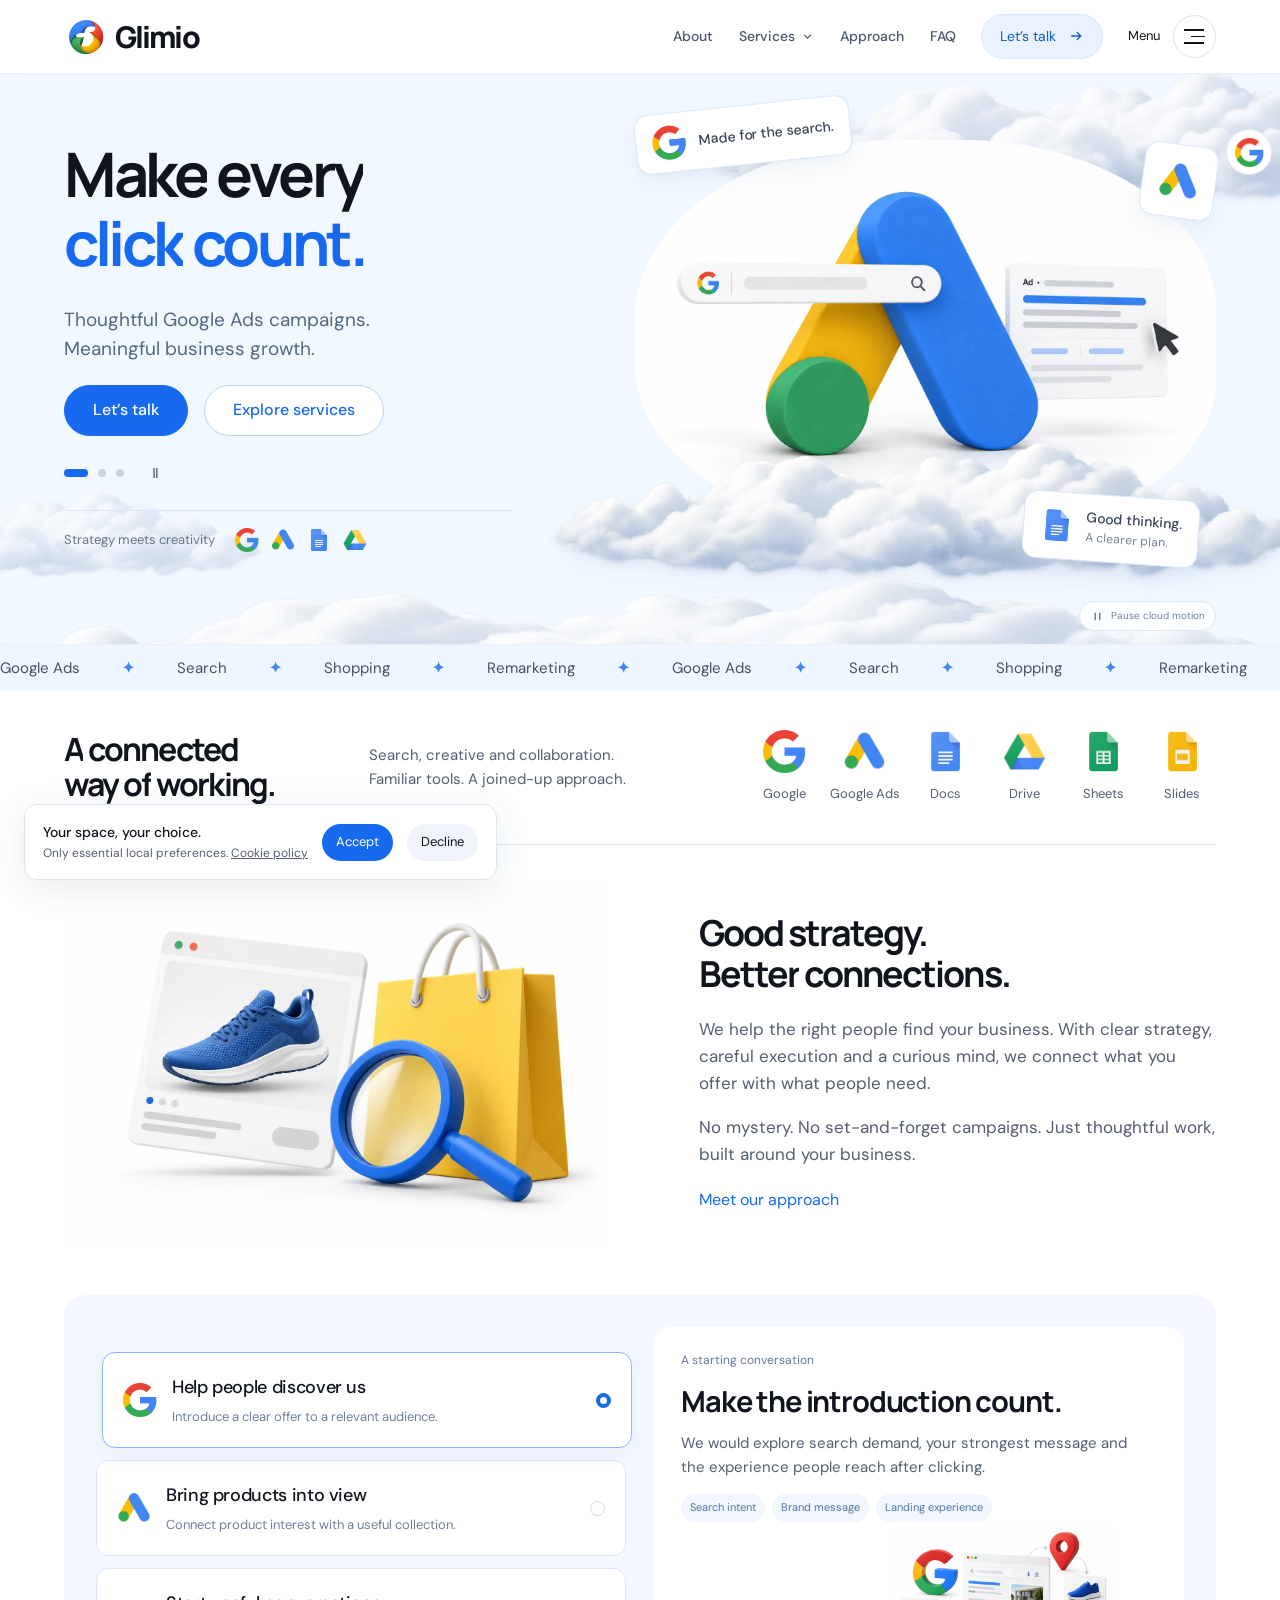
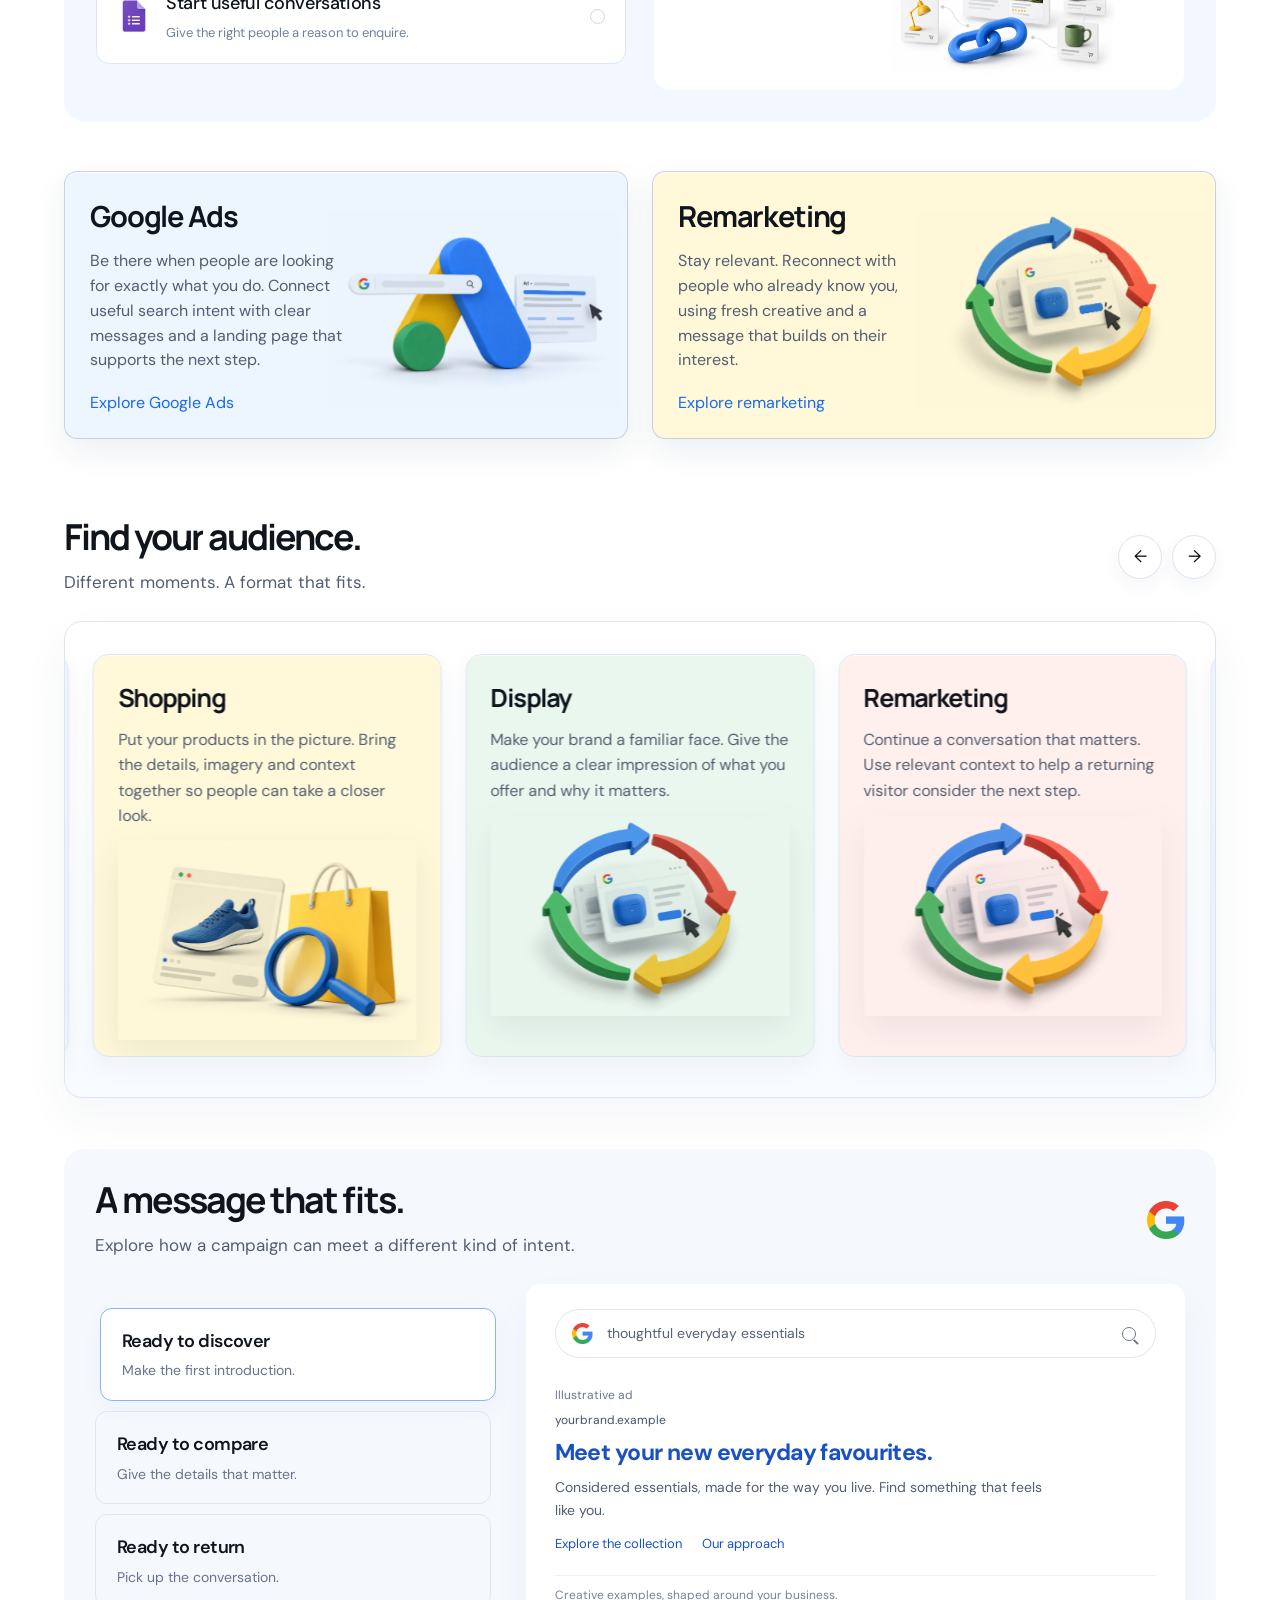
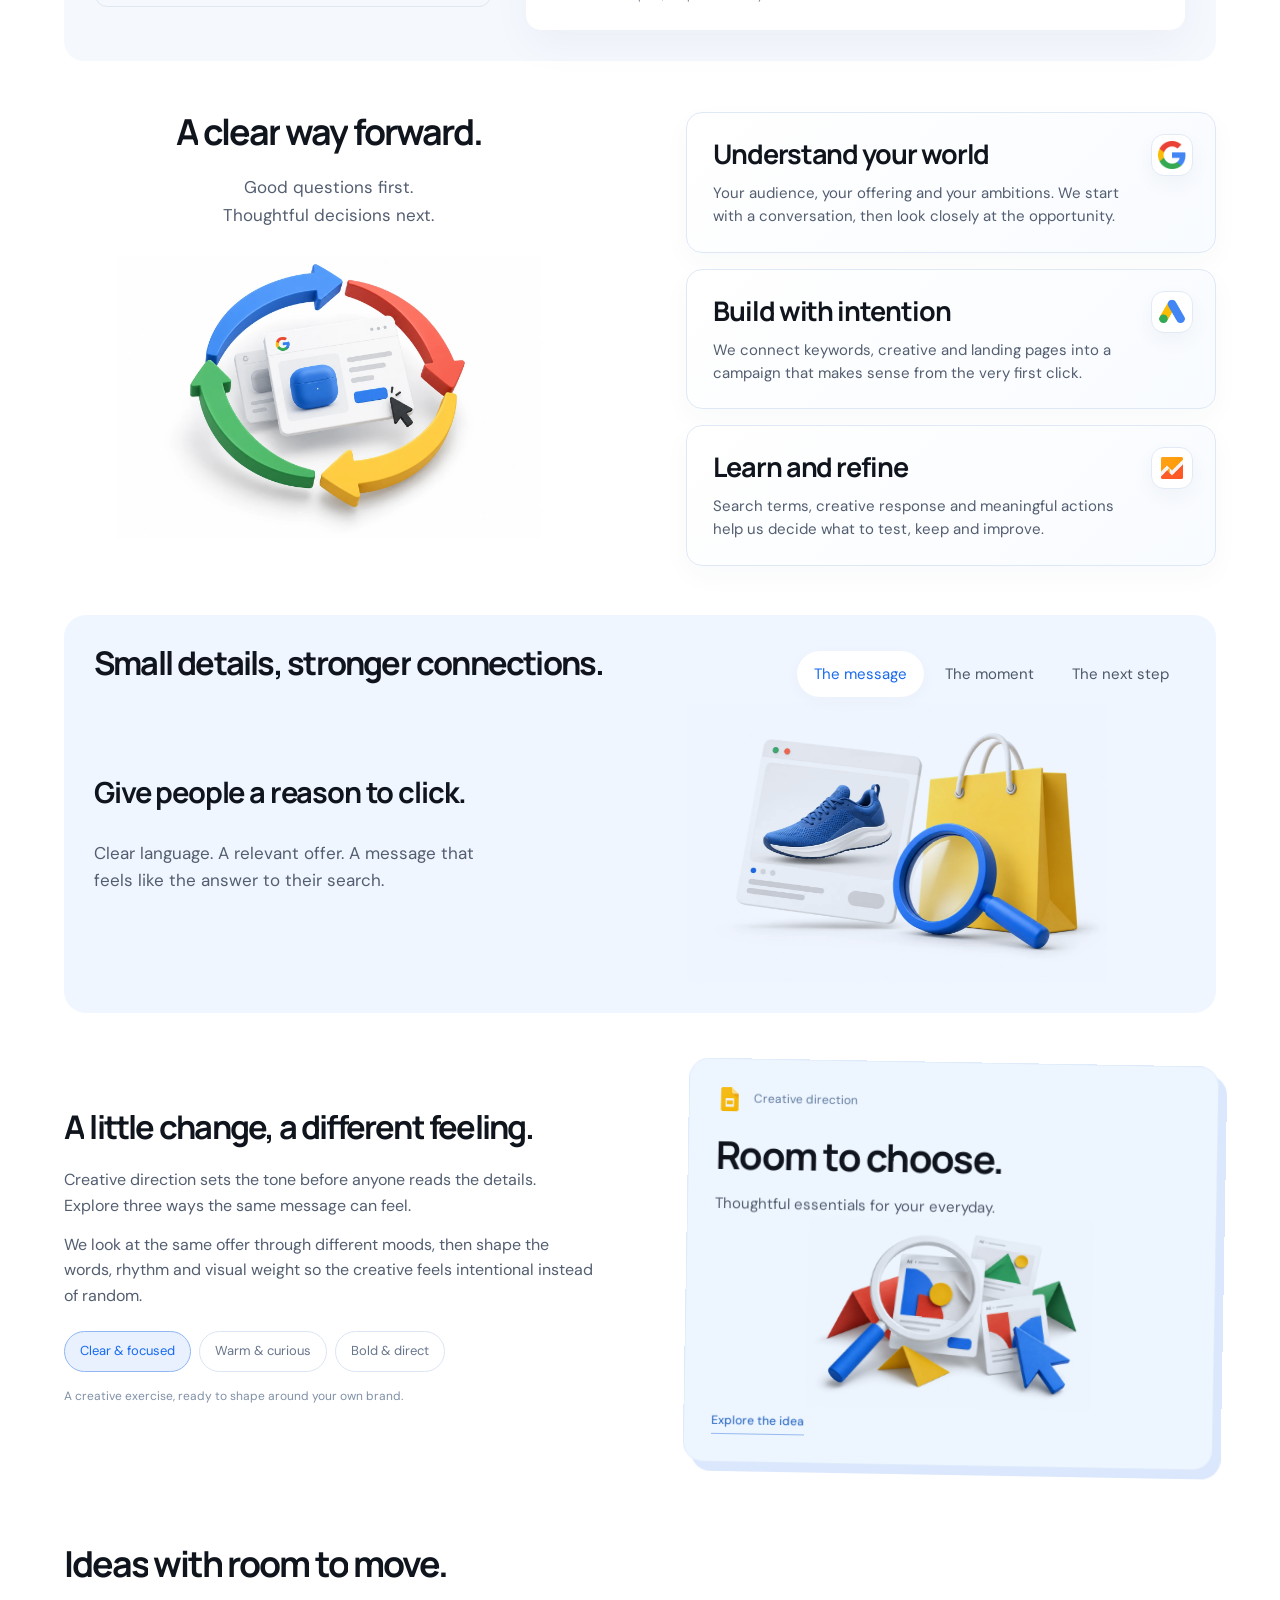
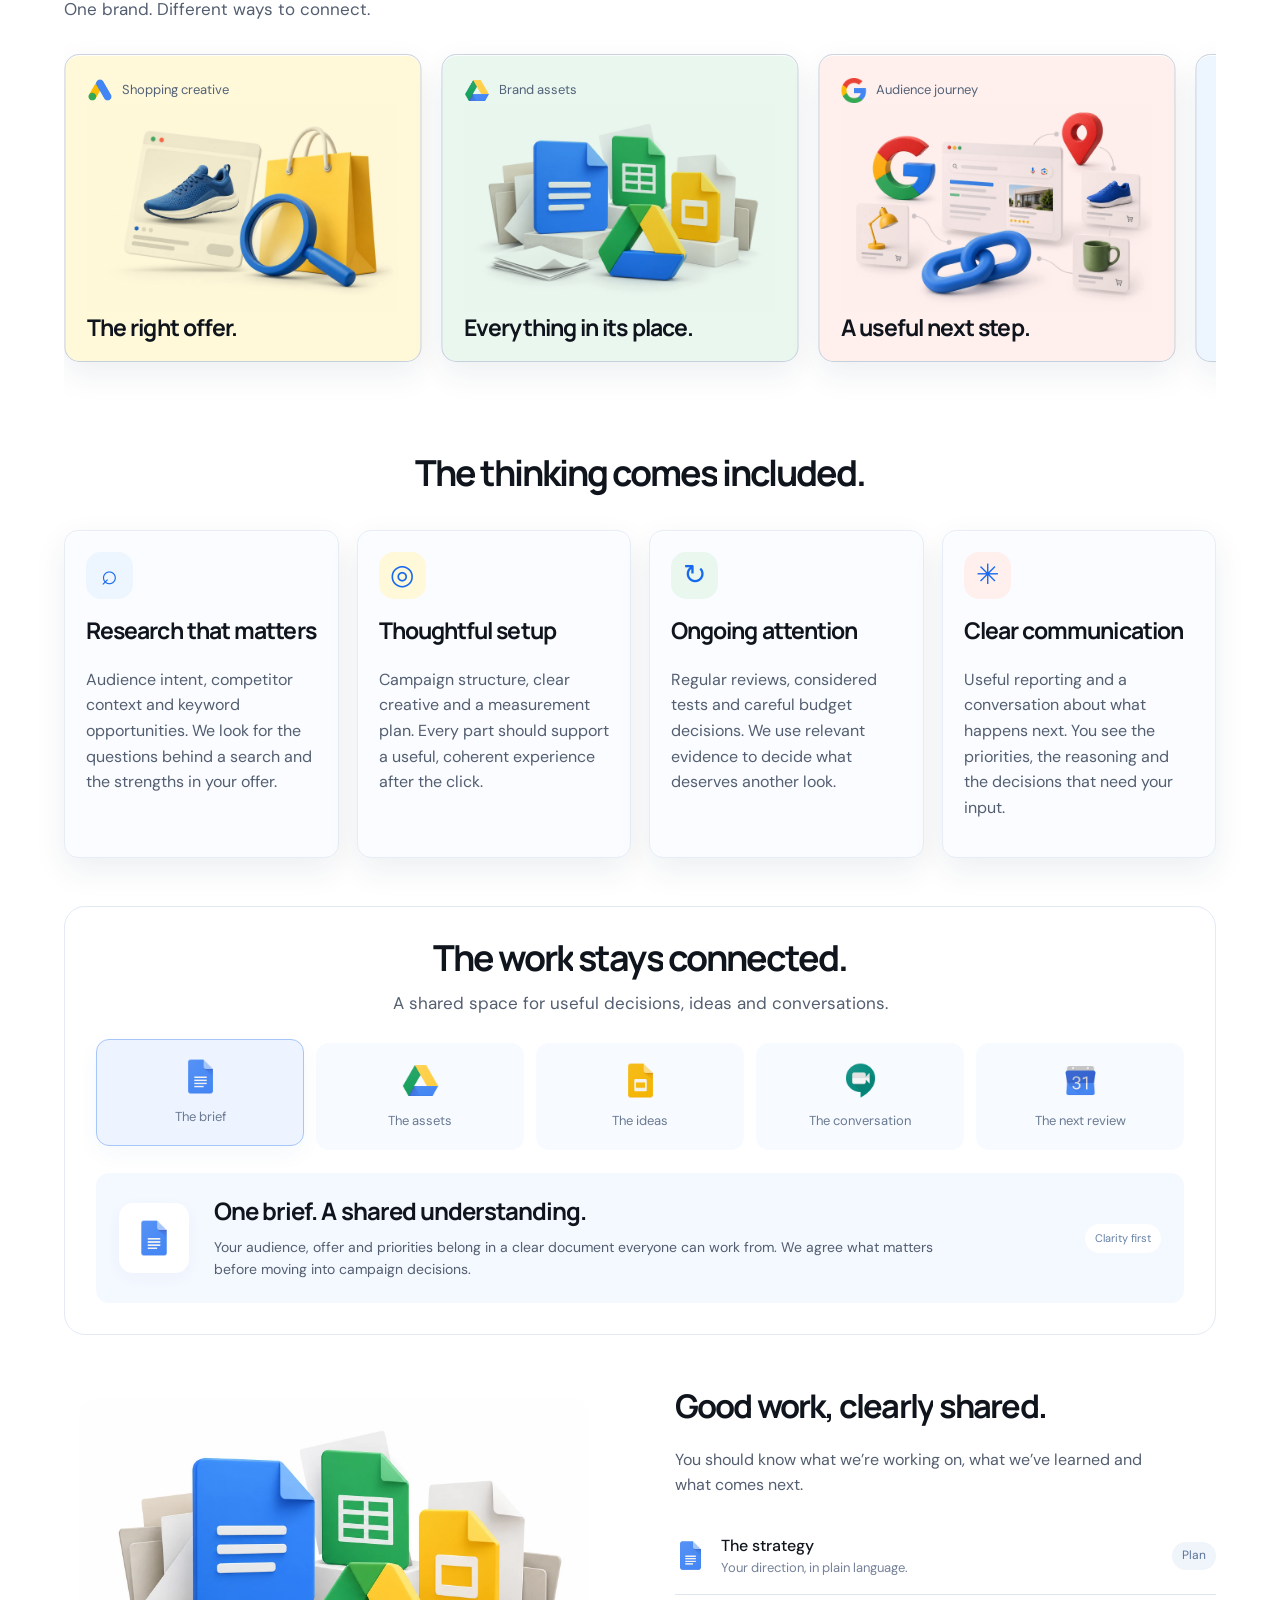
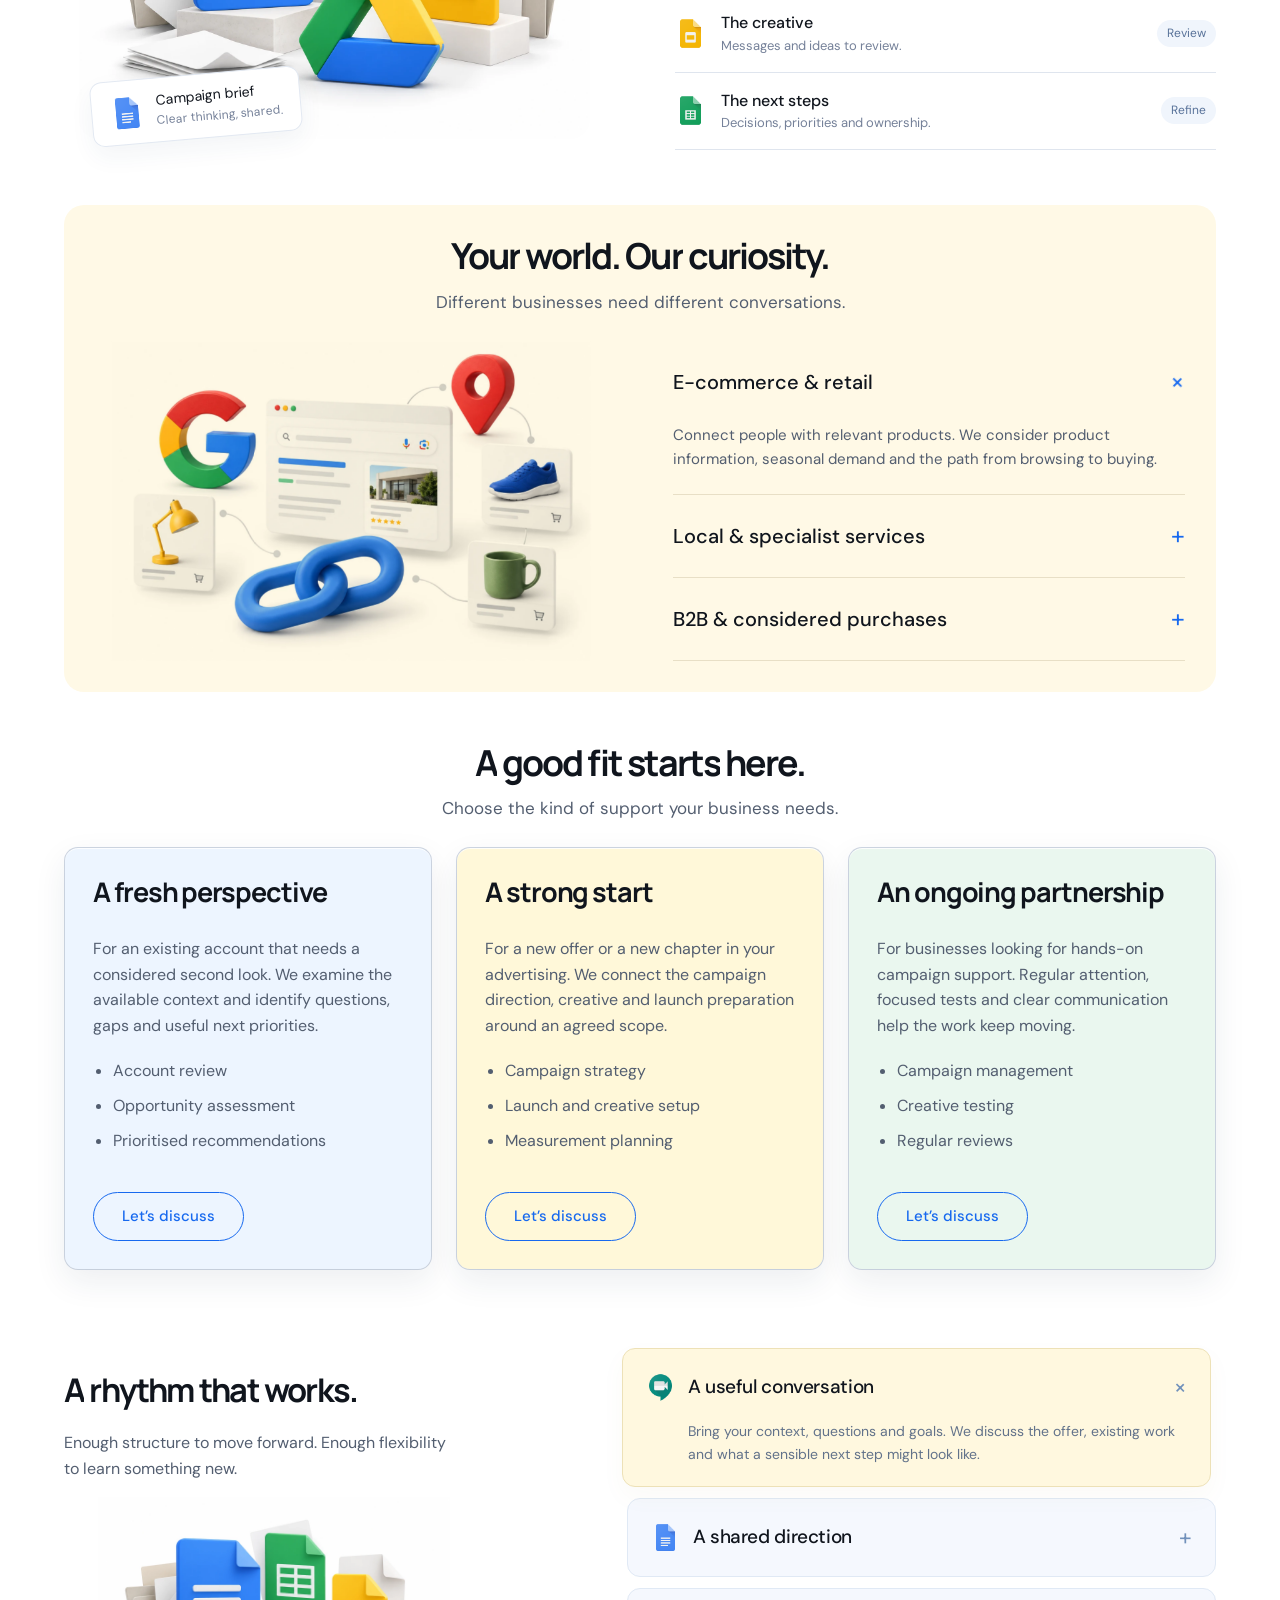
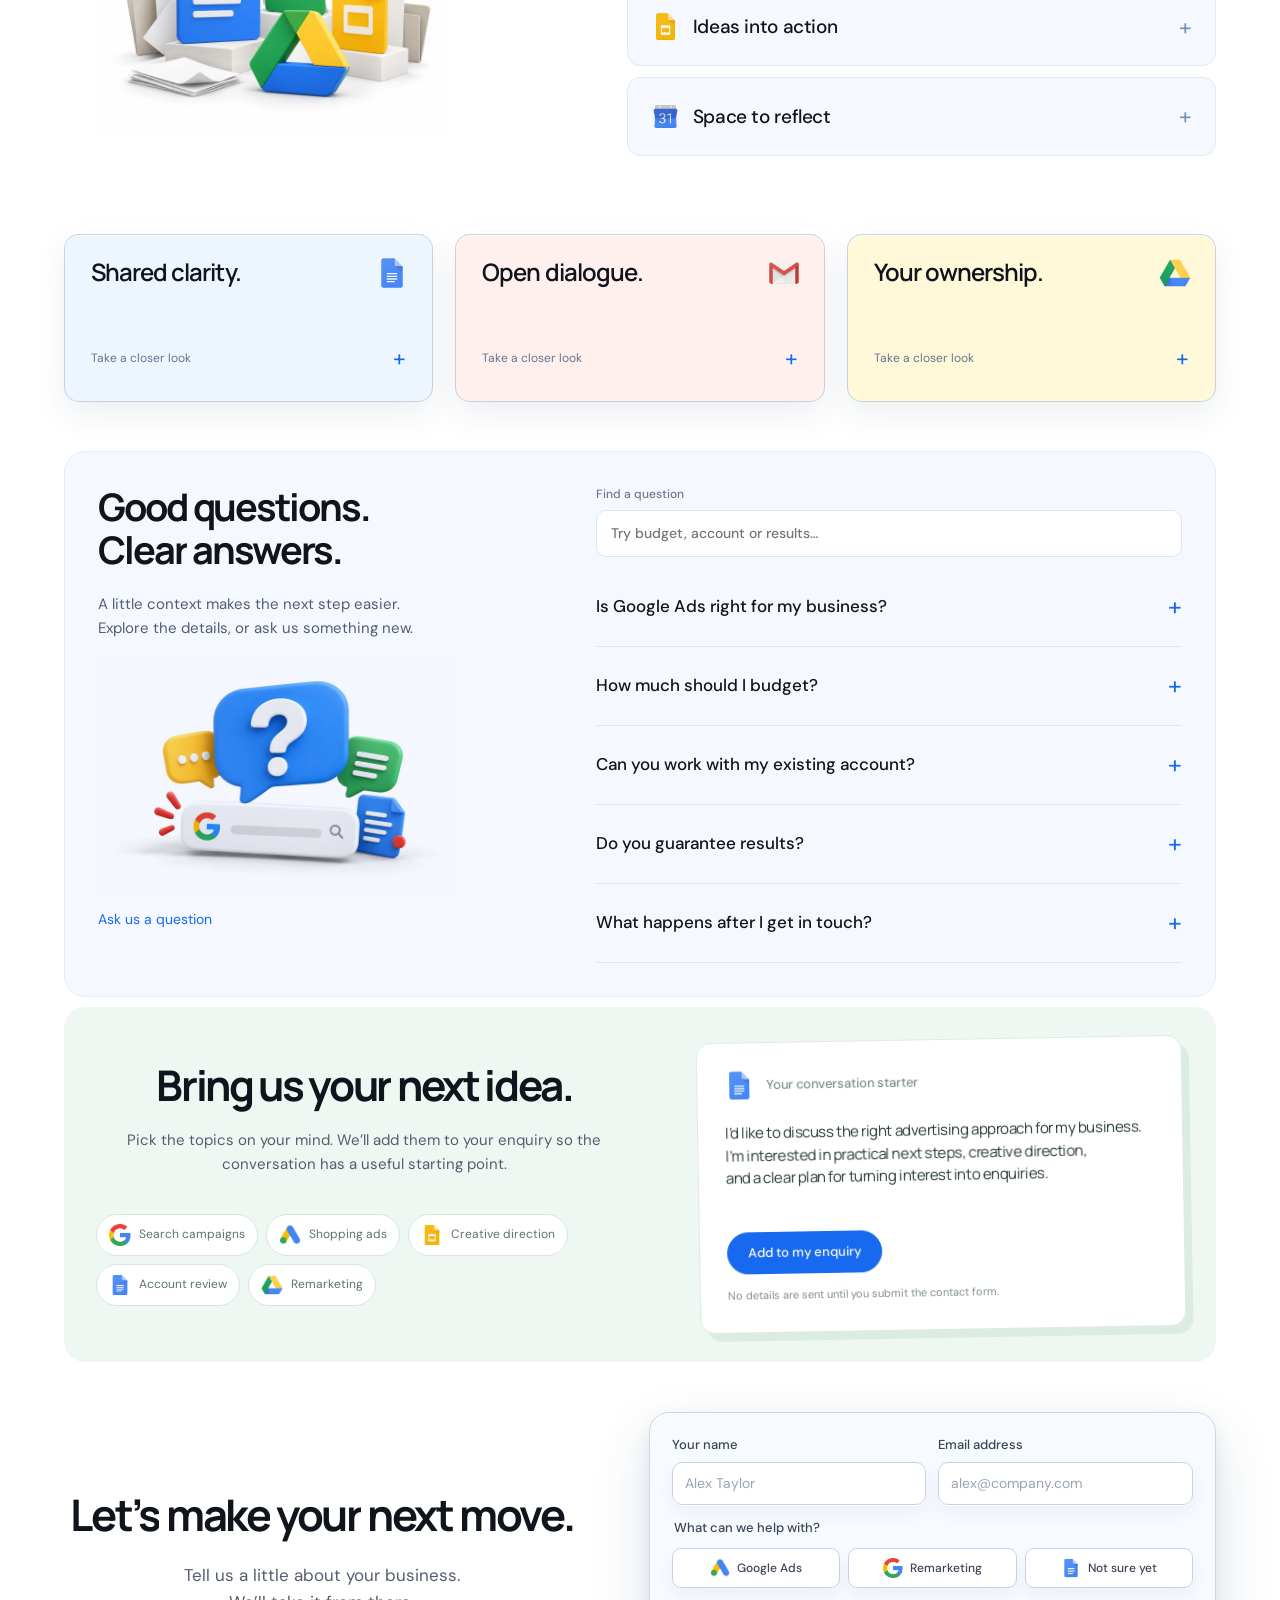
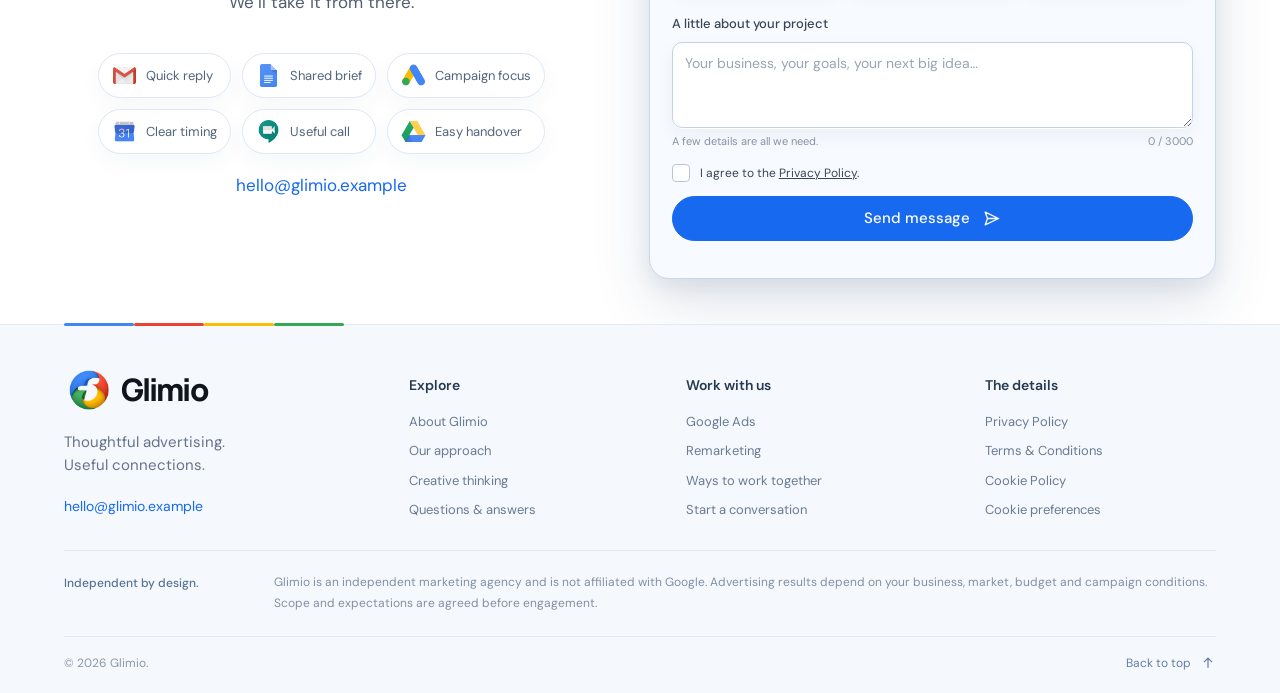
<file: index.html>
<!doctype html>
<html lang="en">

<head>
    <meta charset="utf-8">
    <meta name="viewport" content="width=device-width,initial-scale=1">
    <meta name="description" content="Independent Google Ads strategy, campaign management and remarketing from Forma." data-config-attr="content" data-config-attr-template="Independent Google Ads strategy, campaign management and remarketing from {companyName}.">
    <title>Forma — Google Ads Studio</title>
    <link rel="icon" type="image/png" sizes="64x64" href="assets/favicon.png">
    <link rel="stylesheet" href="assets/css/style.css">
    <link rel="stylesheet" href="assets/css/finish.css">
    <link rel="stylesheet" href="assets/css/cloud-hero.css">
    <script src="config/config.js" defer></script>
    <script src="assets/js/app.js" defer></script>
    <script src="assets/js/finish.js" defer></script>
    <script src="assets/js/motion.js" defer></script>
    <script src="assets/js/studio.js" defer></script>
    <script src="assets/js/cloud-hero.js" defer></script>
</head>

<body id="top" data-page="home">
    <header><a class="brand" href="index.html" aria-label="Home"><img data-logo src="assets/logo.png" alt="" width="32"
                height="32"><span data-config="companyShortName">forma</span></a>
        <div class="header-nav" role="navigation" aria-label="Quick navigation"><a href="index.html#about">About</a>
            <details class="header-services">
                <summary>Services<svg viewBox="0 0 16 16" width="13" height="13" aria-hidden="true">
                        <path d="m4 6 4 4 4-4" fill="none" stroke="currentColor" stroke-width="1.5" />
                    </svg></summary>
                <div><a href="google-ads.html"><img class="product-icon" src="assets/icons/ads.png" width="48"
                            height="48" alt="Google Ads" loading="lazy">Google Ads</a><a href="remarketing.html"><img
                            class="product-icon" src="assets/icons/google.png" width="48" height="48" alt="Google "
                            loading="lazy">Remarketing</a></div>
            </details><a href="index.html#approach">Approach</a><a href="index.html#faq">FAQ</a>
        </div><a class="header-cta" href="index.html#contact"><span data-config="primaryCTA">Let’s talk</span><svg viewBox="0 0 20 20" width="16" height="16"
                aria-hidden="true">
                <path d="M4 10h12m-5-5 5 5-5 5" fill="none" stroke="currentColor" stroke-width="1.6" />
            </svg></a><button class="menu-toggle" aria-expanded="false"
            aria-controls="navigation"><span>Menu</span><i><span></span><span></span><span></span></i></button>
    </header>
    <nav id="navigation" aria-label="Main navigation" hidden>
        <div class="menu-inner"><a href="index.html#about"><img class="menu-link-icon" src="assets/icons/google.png"
                    width="28" height="28" alt="" loading="lazy">About us</a><a href="index.html#services"><img
                    class="menu-link-icon" src="assets/icons/ads.png" width="28" height="28" alt=""
                    loading="lazy">Our services</a><a href="index.html#approach"><img class="menu-link-icon"
                    src="assets/icons/analytics.png" width="28" height="28" alt="" loading="lazy">Our approach</a><a
                href="index.html#pricing"><img class="menu-link-icon" src="assets/icons/sheets.png" width="28"
                    height="28" alt="" loading="lazy">Work with us</a><a href="index.html#faq"><img
                    class="menu-link-icon" src="assets/icons/docs.png" width="28" height="28" alt=""
                    loading="lazy">Questions & answers</a><a href="index.html#contact"><img class="menu-link-icon"
                    src="assets/icons/gmail.png" width="28" height="28" alt="" loading="lazy"><span data-config="primaryCTA">Let’s talk</span></a>
            <div class="menu-services"><a href="google-ads.html">Google Ads</a><a
                    href="remarketing.html">Remarketing</a></div>
            <aside class="menu-feature">
                <div class="menu-product-line"><img class="product-icon" src="assets/icons/calendar.png" width="48"
                        height="48" alt="Google Calendar" loading="lazy"><img class="product-icon"
                        src="assets/icons/meet.png" width="48" height="48" alt="Google Meet" loading="lazy"><img
                        class="product-icon " src="assets/icons/google.png" width="48" height="48" alt="Google "
                        loading="lazy"><img class="product-icon " src="assets/icons/ads.png" width="48" height="48"
                        alt="Google Ads" loading="lazy"><img class="product-icon " src="assets/icons/docs.png"
                        width="48" height="48" alt="Google Docs" loading="lazy"><img class="product-icon "
                        src="assets/icons/drive.png" width="48" height="48" alt="Google Drive" loading="lazy"></div>
                <p>Good thinking.<br><em>Better connections.</em></p><img class="" src="assets/images/creative.webp"
                    width="1200" height="800" alt="Search creative illustration" loading="lazy"><a class="menu-email"
                    data-email href="#"></a>
            </aside>
        </div>
    </nav>
    <main>
        <div class="cloud-scene">
            <div class="cloud-atmosphere" aria-hidden="true"><img class="cloud-far cloud-far-right"
                    src="assets/images/hero-cloud.webp" width="2048" height="688" alt=""><img
                    class="cloud-far cloud-far-left" src="assets/images/hero-cloud.webp" width="2048" height="688"
                    alt=""></div>
            <section class="hero cloud-hero" id="home">
                <div class="hero-copy">
                    <h1>Make every<br><em>click count.</em></h1>
                    <p class="lead" id="hero-description">Thoughtful Google Ads campaigns.<br>Meaningful business
                        growth.</p>
                    <div class="actions"><a class="button " href="#contact"><span data-config="primaryCTA">Let’s talk</span></a><a class="button secondary"
                            href="#services">Explore services</a></div>
                    <div class="slider-controls" aria-label="Hero slides"><button class="dot active" data-slide="0"
                            aria-label="Search campaigns" aria-pressed="true"></button><button class="dot"
                            data-slide="1" aria-label="Shopping campaigns" aria-pressed="false"></button><button
                            class="dot" data-slide="2" aria-label="Remarketing campaigns"
                            aria-pressed="false"></button><button class="pause" aria-label="Pause slideshow">Ⅱ</button>
                    </div>
                    <div class="hero-toolstrip"><span>Strategy meets creativity</span>
                        <div><img class="product-icon " src="assets/icons/google.png" width="48" height="48"
                                alt="Google " loading="lazy"><img class="product-icon " src="assets/icons/ads.png"
                                width="48" height="48" alt="Google Ads" loading="lazy"><img class="product-icon "
                                src="assets/icons/docs.png" width="48" height="48" alt="Google Docs" loading="lazy"><img
                                class="product-icon " src="assets/icons/drive.png" width="48" height="48"
                                alt="Google Drive" loading="lazy"></div>
                    </div>
                </div>
                <div class="hero-art">
                    <div class="cloud-island" aria-hidden="true"><img src="assets/images/hero-cloud.webp" width="2048"
                            height="688" alt=""></div>
                    <div class="hero-visual"><img class="hero-image" src="assets/images/hero.webp"
                            alt="Google Ads, search and advertising illustration" width="1200" height="800"
                            fetchpriority="high"></div>
                    <div class="hero-float float-google"><img class="product-icon " src="assets/icons/google.png"
                            width="48" height="48" alt="Google " loading="lazy"><span>Made for the search.</span></div>
                    <div class="hero-float float-ads"><img class="product-icon " src="assets/icons/ads.png" width="48"
                            height="48" alt="Google Ads" loading="lazy"></div>
                    <div class="hero-float float-docs"><img class="product-icon " src="assets/icons/docs.png" width="48"
                            height="48" alt="Google Docs" loading="lazy"><span>Good thinking.<small>A clearer
                                plan.</small></span></div>
                </div>
            </section>
            <div class="cloud-horizon" aria-hidden="true"><img src="assets/images/hero-cloud.webp" width="2048"
                    height="688" alt=""></div><button class="cloud-motion-toggle" aria-pressed="false"><svg
                    viewBox="0 0 20 20" width="15" height="15" aria-hidden="true">
                    <path d="M7 5v10M13 5v10" fill="none" stroke="currentColor" stroke-width="2" />
                </svg><span>Pause cloud motion</span></button>
        </div>
        <div class="ticker" aria-label="Google Ads, Search, Shopping, Remarketing">
            <div><span>Google
                    Ads</span><b>✦</b><span>Search</span><b>✦</b><span>Shopping</span><b>✦</b><span>Remarketing</span><b>✦</b><span>Google
                    Ads</span><b>✦</b><span>Search</span><b>✦</b><span>Shopping</span><b>✦</b><span>Remarketing</span><b>✦</b><span>Google
                    Ads</span><b>✦</b><span>Search</span><b>✦</b><span>Shopping</span><b>✦</b><span>Remarketing</span><b>✦</b><span>Google
                    Ads</span><b>✦</b><span>Search</span><b>✦</b><span>Shopping</span><b>✦</b><span>Remarketing</span><b>✦</b>
            </div>
        </div>
        <section class="section ecosystem" id="ecosystem">
            <div class="ecosystem-copy reveal">
                <h2>A connected<br>way of working.</h2>
                <p>Search, creative and collaboration.<br>Familiar tools. A joined-up approach.</p>
            </div>
            <div class="product-orbit">
                <div class="product-tile reveal" style="--tile:0"><img class="product-icon "
                        src="assets/icons/google.png" width="48" height="48" alt="Google "
                        loading="lazy"><span>Google</span></div>
                <div class="product-tile reveal" style="--tile:1"><img class="product-icon " src="assets/icons/ads.png"
                        width="48" height="48" alt="Google Ads" loading="lazy"><span>Google Ads</span></div>
                <div class="product-tile reveal" style="--tile:2"><img class="product-icon " src="assets/icons/docs.png"
                        width="48" height="48" alt="Google Docs" loading="lazy"><span>Docs</span></div>
                <div class="product-tile reveal" style="--tile:3"><img class="product-icon "
                        src="assets/icons/drive.png" width="48" height="48" alt="Google Drive"
                        loading="lazy"><span>Drive</span></div>
                <div class="product-tile reveal" style="--tile:4"><img class="product-icon "
                        src="assets/icons/sheets.png" width="48" height="48" alt="Google Sheets"
                        loading="lazy"><span>Sheets</span></div>
                <div class="product-tile reveal" style="--tile:5"><img class="product-icon "
                        src="assets/icons/slides.png" width="48" height="48" alt="Google Slides"
                        loading="lazy"><span>Slides</span></div>
            </div>
        </section>
        <section class="split section" id="about">
            <div class="art reveal"><img class="" src="assets/images/shopping.webp" alt="Search and shopping creative"
                    width="1200" height="800" loading="lazy"></div>
            <div class="copy reveal">
                <h2>Good strategy.<br>Better connections.</h2>
                <p>We help the right people find your business. With clear strategy, careful execution and a curious
                    mind, we connect what you offer with what people need.</p>
                <p>No mystery. No set-and-forget campaigns. Just thoughtful work, built around your business.</p><a
                    class="text-link" href="#approach">Meet our approach</a>
            </div>
        </section>
        <section class="section goal-studio" id="goal-studio" data-goal-studio>
            <div class="goal-layout">
                <div class="goal-buttons" role="group" aria-label="Choose a business goal"><button data-goal="0"
                        aria-pressed="true" class="selected"><img class="product-icon" src="assets/icons/google.png"
                            width="48" height="48" alt="Google " loading="lazy"><span><strong>Help people discover
                                us</strong><small>Introduce a clear offer to a relevant audience.</small></span><span
                            class="choice-indicator"></span></button><button data-goal="1" aria-pressed="false"
                        class=""><img class="product-icon" src="assets/icons/ads.png" width="48" height="48"
                            alt="Google Ads" loading="lazy"><span><strong>Bring products into
                                view</strong><small>Connect product interest with a useful
                                collection.</small></span><span class="choice-indicator"></span></button><button
                        data-goal="2" aria-pressed="false" class=""><img class="product-icon"
                            src="assets/icons/forms.png" width="48" height="48" alt="Google Forms"
                            loading="lazy"><span><strong>Start useful conversations</strong><small>Give the right people
                                a reason to enquire.</small></span><span class="choice-indicator"></span></button></div>
                <div class="goal-output" aria-live="polite">
                    <div class="output-caption">A starting conversation</div>
                    <h3 data-goal-title>Make the introduction count.</h3>
                    <p data-goal-copy>We would explore search demand, your strongest message and the experience people
                        reach after clicking.</p>
                    <div class="goal-tags" data-goal-tags><span>Search intent</span><span>Brand
                            message</span><span>Landing experience</span></div><img src="assets/images/journey.webp"
                        alt="Search and customer discovery" width="1200" height="800" loading="lazy">
                </div>
            </div>
        </section>
        <section class="section" id="services">
            <div class="service-grid"><a href="google-ads.html" class="service-card blue reveal">
                    <div>
                        <h3>Google Ads</h3>
                        <p>Be there when people are looking for exactly what you do. Connect useful search intent with
                            clear messages and a landing page that supports the next step.</p><span
                            class="text-link">Explore Google Ads</span>
                    </div><img class="" src="assets/images/hero.webp" alt="Search advertising" width="1200" height="800"
                        loading="lazy">
                </a><a href="remarketing.html" class="service-card yellow reveal">
                    <div>
                        <h3>Remarketing</h3>
                        <p>Stay relevant. Reconnect with people who already know you, using fresh creative and a message
                            that builds on their interest.</p><span class="text-link">Explore remarketing</span>
                    </div><img class="" src="assets/images/remarketing.webp" alt="Remarketing creative" width="1200"
                        height="800" loading="lazy">
                </a></div>
        </section>
        <section class="section" id="formats">
            <div class="section-heading inline reveal">
                <div>
                    <h2>Find your audience.</h2>
                    <p>Different moments. A format that fits.</p>
                </div>
                <div class="carousel-buttons"><button data-scroll="-1" aria-label="Previous format">←</button><button
                        data-scroll="1" aria-label="Next format">→</button></div>
            </div>
            <div class="formats-carousel-wrap">
                <div class="carousel" tabindex="0" aria-label="Campaign formats">
                    <article class="format blue">
                        <h3>Search</h3>
                        <p>Meet intent with the right message. Make your offer useful to the question someone is already
                            asking.</p><img class="" src="assets/images/hero.webp" alt="Search advertising illustration"
                            width="1200" height="800" loading="lazy">
                    </article>
                    <article class="format yellow">
                        <h3>Shopping</h3>
                        <p>Put your products in the picture. Bring the details, imagery and context together so people can
                            take a closer look.</p><img class="" src="assets/images/shopping.webp"
                            alt="Shopping advertising illustration" width="1200" height="800" loading="lazy">
                    </article>
                    <article class="format green">
                        <h3>Display</h3>
                        <p>Make your brand a familiar face. Give the audience a clear impression of what you offer and why
                            it matters.</p><img class="" src="assets/images/remarketing.webp"
                            alt="Display advertising illustration" width="1200" height="800" loading="lazy">
                    </article>
                    <article class="format pink">
                        <h3>Remarketing</h3>
                        <p>Continue a conversation that matters. Use relevant context to help a returning visitor consider
                            the next step.</p><img class="" src="assets/images/remarketing.webp"
                            alt="Remarketing advertising illustration" width="1200" height="800" loading="lazy">
                    </article>
                </div>
            </div>
        </section>
        <section class="section workshop" id="home-workshop" data-workshop="search">
            <div class="section-heading inline reveal">
                <div>
                    <h2>A message that fits.</h2>
                    <p>Explore how a campaign can meet a different kind of intent.</p>
                </div><img class="product-icon " src="assets/icons/google.png" width="48" height="48" alt="Google "
                    loading="lazy">
            </div>
            <div class="workshop-grid">
                <div class="intent-options" role="group" aria-label="Choose a campaign example"><button
                        class="intent active" data-intent="0" aria-pressed="true"><span>Ready to
                            discover</span><small>Make the first introduction.</small></button><button class="intent"
                        data-intent="1" aria-pressed="false"><span>Ready to compare</span><small>Give the details that
                            matter.</small></button><button class="intent" data-intent="2"
                        aria-pressed="false"><span>Ready to return</span><small>Pick up the
                            conversation.</small></button></div>
                <div class="search-demo">
                    <div class="demo-search"><img class="product-icon " src="assets/icons/google.png" width="48"
                            height="48" alt="Google " loading="lazy"><span class="demo-query">thoughtful everyday
                            essentials</span><span class="search-lens" aria-hidden="true"></span></div>
                    <div class="ad-example"><span class="example-label">Illustrative ad</span>
                        <div class="example-url">yourbrand.example</div>
                        <h3 class="demo-title">Meet your new everyday favourites.</h3>
                        <p class="demo-description">Considered essentials, made for the way you live. Find something
                            that feels like you.</p>
                        <div class="demo-sitelinks"><span>Explore the collection</span><span>Our approach</span></div>
                    </div>
                    <div class="example-note">Creative examples, shaped around your business.</div>
                </div>
            </div>
        </section>
        <section class="section process" id="approach">
            <div class="sticky-copy">
                <h2>A clear way forward.</h2>
                <p>Good questions first.<br>Thoughtful decisions next.</p><img class=""
                    src="assets/images/remarketing.webp" alt="Connected campaign strategy" width="1200" height="800"
                    loading="lazy">
            </div>
            <div class="steps">
                <article class="reveal"><img class="step-mark product-icon" src="assets/icons/google.png" width="96"
                        height="96" alt="" loading="lazy" aria-hidden="true">
                    <h3>Understand your world</h3>
                    <p>Your audience, your offering and your ambitions. We start with a conversation, then look closely
                        at the opportunity.</p>
                </article>
                <article class="reveal"><img class="step-mark product-icon" src="assets/icons/ads.png" width="96"
                        height="96" alt="" loading="lazy" aria-hidden="true">
                    <h3>Build with intention</h3>
                    <p>We connect keywords, creative and landing pages into a campaign that makes sense from the very
                        first click.</p>
                </article>
                <article class="reveal"><img class="step-mark product-icon" src="assets/icons/analytics.png" width="96"
                        height="96" alt="" loading="lazy" aria-hidden="true">
                    <h3>Learn and refine</h3>
                    <p>Search terms, creative response and meaningful actions help us decide what to test, keep and
                        improve.</p>
                </article>
            </div>
        </section>
        <section class="creative section" id="creative">
            <div class="creative-head reveal">
                <h2>Small details, stronger connections.</h2>
                <div class="tabs" role="tablist" aria-label="Creative approach"><button role="tab" aria-selected="true"
                        data-tab="0">The message</button><button role="tab" aria-selected="false" data-tab="1">The
                        moment</button><button role="tab" aria-selected="false" data-tab="2">The next step</button>
                </div>
            </div>
            <div class="tab-panel" role="tabpanel">
                <div>
                    <h3 id="tab-title">Give people a reason to click.</h3>
                    <p id="tab-copy">Clear language. A relevant offer. A message that feels like the answer to their
                        search.</p>
                </div><img class="tab-image" src="assets/images/shopping.webp" alt="Creative advertising approach"
                    width="1200" height="800" loading="lazy">
            </div>
        </section>
        <section class="section creative-desk" id="creative-desk" data-creative-desk>
            <div class="desk-copy reveal">
                <h2>A little change, a different feeling.</h2>
                <p>Creative direction sets the tone before anyone reads the details. Explore three ways the same message
                    can feel.</p>
                <p>We look at the same offer through different moods, then shape the words, rhythm and visual weight so
                    the creative feels intentional instead of random.</p>
                <div class="choice-chips" role="group"><button data-tone="0" aria-pressed="true" class="selected">Clear
                        & focused</button><button data-tone="1" aria-pressed="false" class="">Warm &
                        curious</button><button data-tone="2" aria-pressed="false" class="">Bold & direct</button></div>
                <p class="desk-note">A creative exercise, ready to shape around your own brand.</p>
            </div>
            <div class="tone-preview" data-tone-preview="0">
                <div class="tone-top"><img class="product-icon" src="assets/icons/slides.png" width="48" height="48"
                        alt="Google Slides" loading="lazy"><span>Creative direction</span></div>
                <h3 data-tone-title>Room to choose.</h3>
                <p data-tone-copy>Thoughtful essentials for your everyday.</p><img src="assets/images/creative.webp"
                    alt="Advertising creative composition" width="1200" height="800" loading="lazy"><span
                    class="tone-cta">Explore the idea</span>
            </div>
        </section>
        <section class="section creative-gallery" id="creative-library">
            <div class="section-heading inline reveal">
                <div>
                    <h2>Ideas with room to move.</h2>
                    <p>One brand. Different ways to connect.</p>
                </div><span class="gallery-hint">Swipe to explore</span>
            </div>
            <div class="creative-track" tabindex="0" aria-label="Creative inspiration">
                <article class="creative-tile blue">
                    <div class="creative-tile-head"><img class="product-icon " src="assets/icons/google.png" width="48"
                            height="48" alt="Google " loading="lazy"><span>Search creative</span></div><img class=""
                        src="assets/images/creative.webp" width="1200" height="800"
                        alt="Search creative creative inspiration" loading="lazy">
                    <h3>The right words.</h3>
                </article>
                <article class="creative-tile yellow">
                    <div class="creative-tile-head"><img class="product-icon " src="assets/icons/ads.png" width="48"
                            height="48" alt="Google Ads" loading="lazy"><span>Shopping creative</span></div><img
                        class="" src="assets/images/shopping.webp" width="1200" height="800"
                        alt="Shopping creative creative inspiration" loading="lazy">
                    <h3>The right offer.</h3>
                </article>
                <article class="creative-tile green">
                    <div class="creative-tile-head"><img class="product-icon " src="assets/icons/drive.png" width="48"
                            height="48" alt="Google Drive" loading="lazy"><span>Brand assets</span></div><img class=""
                        src="assets/images/workspace.webp" width="1200" height="800"
                        alt="Brand assets creative inspiration" loading="lazy">
                    <h3>Everything in its place.</h3>
                </article>
                <article class="creative-tile pink">
                    <div class="creative-tile-head"><img class="product-icon " src="assets/icons/google.png" width="48"
                            height="48" alt="Google " loading="lazy"><span>Audience journey</span></div><img class=""
                        src="assets/images/journey.webp" width="1200" height="800"
                        alt="Audience journey creative inspiration" loading="lazy">
                    <h3>A useful next step.</h3>
                </article>
            </div>
        </section>
        <section class="section" id="included">
            <div class="section-heading reveal">
                <h2>The thinking comes included.</h2>
            </div>
            <div class="included-grid">
                <article class="reveal"><span class="small-symbol blue">⌕</span>
                    <h3>Research that matters</h3>
                    <p>Audience intent, competitor context and keyword opportunities. We look for the questions behind a
                        search and the strengths in your offer.</p>
                </article>
                <article class="reveal"><span class="small-symbol yellow">◎</span>
                    <h3>Thoughtful setup</h3>
                    <p>Campaign structure, clear creative and a measurement plan. Every part should support a useful,
                        coherent experience after the click.</p>
                </article>
                <article class="reveal"><span class="small-symbol green">↻</span>
                    <h3>Ongoing attention</h3>
                    <p>Regular reviews, considered tests and careful budget decisions. We use relevant evidence to
                        decide what deserves another look.</p>
                </article>
                <article class="reveal"><span class="small-symbol pink">✳</span>
                    <h3>Clear communication</h3>
                    <p>Useful reporting and a conversation about what happens next. You see the priorities, the
                        reasoning and the decisions that need your input.</p>
                </article>
            </div>
        </section>
        <section class="section tool-bench" id="tool-bench" data-tool-bench>
            <div class="section-heading reveal">
                <h2>The work stays connected.</h2>
                <p>A shared space for useful decisions, ideas and conversations.</p>
            </div>
            <div class="tool-buttons" role="group" aria-label="Explore collaboration tools"><button data-tool="0"
                    aria-pressed="true" class="selected"><img class="product-icon" src="assets/icons/docs.png"
                        width="48" height="48" alt="Google Docs" loading="lazy"><span>The brief</span></button><button
                    data-tool="1" aria-pressed="false" class=""><img class="product-icon" src="assets/icons/drive.png"
                        width="48" height="48" alt="Google Drive" loading="lazy"><span>The assets</span></button><button
                    data-tool="2" aria-pressed="false" class=""><img class="product-icon" src="assets/icons/slides.png"
                        width="48" height="48" alt="Google Slides" loading="lazy"><span>The ideas</span></button><button
                    data-tool="3" aria-pressed="false" class=""><img class="product-icon" src="assets/icons/meet.png"
                        width="48" height="48" alt="Google Meet" loading="lazy"><span>The
                        conversation</span></button><button data-tool="4" aria-pressed="false" class=""><img
                        class="product-icon" src="assets/icons/calendar.png" width="48" height="48"
                        alt="Google Calendar" loading="lazy"><span>The next review</span></button></div>
            <div class="tool-detail" aria-live="polite">
                <div class="tool-detail-icon"><img class="product-icon" src="assets/icons/docs.png" width="48"
                        height="48" alt="Google Docs" loading="lazy"></div>
                <div>
                    <h3 data-tool-title>One brief. A shared understanding.</h3>
                    <p data-tool-copy>Your audience, offer and priorities belong in a clear document everyone can work
                        from. We agree what matters before moving into campaign decisions.</p>
                </div><span class="tool-detail-tag" data-tool-tag>Clarity first</span>
            </div>
        </section>
        <section class="section handoff" id="deliverables">
            <div class="handoff-art reveal"><img class="" src="assets/images/workspace.webp" width="1200" height="800"
                    alt="Dimensional Google documents and creative workspace" loading="lazy">
                <div class="file-chip"><img class="product-icon " src="assets/icons/docs.png" width="48" height="48"
                        alt="Google Docs" loading="lazy"><span>Campaign brief<br><small>Clear thinking,
                            shared.</small></span></div>
            </div>
            <div class="handoff-copy reveal">
                <h2>Good work, clearly shared.</h2>
                <p>You should know what we’re working on, what we’ve learned and what comes next.</p>
                <div class="document-list">
                    <div><img class="product-icon " src="assets/icons/docs.png" width="48" height="48" alt="Google Docs"
                            loading="lazy"><span><strong>The strategy</strong><small>Your direction, in plain
                                language.</small></span><span class="doc-status">Plan</span></div>
                    <div><img class="product-icon " src="assets/icons/slides.png" width="48" height="48"
                            alt="Google Slides" loading="lazy"><span><strong>The creative</strong><small>Messages and
                                ideas to review.</small></span><span class="doc-status">Review</span></div>
                    <div><img class="product-icon " src="assets/icons/sheets.png" width="48" height="48"
                            alt="Google Sheets" loading="lazy"><span><strong>The next steps</strong><small>Decisions,
                                priorities and ownership.</small></span><span class="doc-status">Refine</span></div>
                </div>
            </div>
        </section>
        <section class="section audiences" id="audiences">
            <div class="section-heading reveal">
                <h2>Your world. Our curiosity.</h2>
                <p>Different businesses need different conversations.</p>
            </div>
            <div class="audience-layout">
                <div class="audience-art"><img class="" src="assets/images/journey.webp" width="1200" height="800"
                        alt="Connected customer journey with search and location" loading="lazy"></div>
                <div class="audience-accordion">
                    <details open>
                        <summary>E-commerce & retail<span>+</span></summary>
                        <p>Connect people with relevant products. We consider product information, seasonal demand and
                            the path from browsing to buying.</p>
                    </details>
                    <details>
                        <summary>Local & specialist services<span>+</span></summary>
                        <p>Be present for searches that match your expertise and service area, with a useful landing
                            page and clear next step.</p>
                    </details>
                    <details>
                        <summary>B2B & considered purchases<span>+</span></summary>
                        <p>Support longer decisions with specific messaging, useful information and a thoughtful
                            approach to returning audiences.</p>
                    </details>
                </div>
            </div>
        </section>
        <section class="section" id="pricing">
            <div class="section-heading reveal">
                <h2>A good fit starts here.</h2>
                <p>Choose the kind of support your business needs.</p>
            </div>
            <div class="pricing-grid">
                <article class="pricing-card blue reveal">
                    <h3>A fresh perspective</h3>
                    <p>For an existing account that needs a considered second look. We examine the available context and
                        identify questions, gaps and useful next priorities.</p>
                    <ul>
                        <li>Account review</li>
                        <li>Opportunity assessment</li>
                        <li>Prioritised recommendations</li>
                    </ul><a class="button secondary" href="#contact">Let’s discuss</a>
                </article>
                <article class="pricing-card yellow reveal">
                    <h3>A strong start</h3>
                    <p>For a new offer or a new chapter in your advertising. We connect the campaign direction, creative
                        and launch preparation around an agreed scope.</p>
                    <ul>
                        <li>Campaign strategy</li>
                        <li>Launch and creative setup</li>
                        <li>Measurement planning</li>
                    </ul><a class="button secondary" href="#contact">Let’s discuss</a>
                </article>
                <article class="pricing-card green reveal">
                    <h3>An ongoing partnership</h3>
                    <p>For businesses looking for hands-on campaign support. Regular attention, focused tests and clear
                        communication help the work keep moving.</p>
                    <ul>
                        <li>Campaign management</li>
                        <li>Creative testing</li>
                        <li>Regular reviews</li>
                    </ul><a class="button secondary" href="#contact">Let’s discuss</a>
                </article>
            </div>
        </section>
        <section class="section collaboration-path" id="working-rhythm" data-rhythm>
            <div class="rhythm-intro reveal">
                <h2>A rhythm that works.</h2>
                <p>Enough structure to move forward. Enough flexibility to learn something new.</p><img
                    src="assets/images/workspace.webp" alt="Collaborative campaign documents" width="1200" height="800"
                    loading="lazy">
            </div>
            <div class="rhythm-cards"><button class="rhythm-card selected" data-rhythm="0" aria-expanded="true"><span
                        class="rhythm-heading"><img class="product-icon" src="assets/icons/meet.png" width="48"
                            height="48" alt="Google Meet" loading="lazy"><strong>A useful
                            conversation</strong><span>+</span></span><span class="rhythm-description">Bring your
                        context, questions and goals. We discuss the offer, existing work and what a sensible next step
                        might look like.</span></button><button class="rhythm-card " data-rhythm="1"
                    aria-expanded="false"><span class="rhythm-heading"><img class="product-icon"
                            src="assets/icons/docs.png" width="48" height="48" alt="Google Docs"
                            loading="lazy"><strong>A shared direction</strong><span>+</span></span><span
                        class="rhythm-description">A focused brief connects the goals with the work. Scope,
                        responsibilities and approvals are agreed before the campaign moves
                        ahead.</span></button><button class="rhythm-card " data-rhythm="2" aria-expanded="false"><span
                        class="rhythm-heading"><img class="product-icon" src="assets/icons/slides.png" width="48"
                            height="48" alt="Google Slides" loading="lazy"><strong>Ideas into
                            action</strong><span>+</span></span><span class="rhythm-description">Creative and campaign
                        decisions come together. You review what needs approval, and we prepare the agreed work for
                        launch.</span></button><button class="rhythm-card " data-rhythm="3" aria-expanded="false"><span
                        class="rhythm-heading"><img class="product-icon" src="assets/icons/calendar.png" width="48"
                            height="48" alt="Google Calendar" loading="lazy"><strong>Space to
                            reflect</strong><span>+</span></span><span class="rhythm-description">Regular reviews give
                        the work a rhythm. We discuss what the evidence suggests, make decisions and agree the next
                        priorities.</span></button></div>
        </section>
        <section class="section partnership" id="partnership">
            <div class="principle-grid"><button class="principle blue" aria-expanded="false"><span
                        class="principle-front"><img class="product-icon " src="assets/icons/docs.png" width="48"
                            height="48" alt="Google Docs" loading="lazy"><strong>Shared clarity.</strong><span
                            class="principle-hint">Take a closer look <span>+</span></span></span><span
                        class="principle-back" aria-hidden="true"><strong>Shared clarity.</strong><span>We agree
                            the brief, priorities and responsibilities together. Clear decisions keep the work
                            moving.</span><small>Close</small></span></button><button class="principle pink"
                    aria-expanded="false"><span class="principle-front"><img class="product-icon "
                            src="assets/icons/gmail.png" width="48" height="48" alt="Google Gmail"
                            loading="lazy"><strong>Open dialogue.</strong><span class="principle-hint">Take a closer
                            look <span>+</span></span></span><span class="principle-back"
                        aria-hidden="true"><strong>Open dialogue.</strong><span>Bring questions, context and
                            feedback. We make room for useful conversations alongside campaign
                            reviews.</span><small>Close</small></span></button><button class="principle yellow"
                    aria-expanded="false"><span class="principle-front"><img class="product-icon "
                            src="assets/icons/drive.png" width="48" height="48" alt="Google Drive"
                            loading="lazy"><strong>Your ownership.</strong><span class="principle-hint">Take
                            a closer look <span>+</span></span></span><span class="principle-back"
                        aria-hidden="true"><strong>Your ownership.</strong><span>You retain your own
                            advertising account and brand assets. Access and handover are agreed as part of the
                            engagement.</span><small>Close</small></span></button></div>
        </section>
        <section class="section faq-section" id="faq">
            <div class="faq-aside">
                <h2>Good questions.<br>Clear answers.</h2>
                <p>A little context makes the next step easier. Explore the details, or ask us something new.</p>
                <div class="faq-art"><img src="assets/images/faq.webp"
                        alt="Google-style conversation and question illustration" width="1200" height="800"
                        loading="lazy"></div><a class="text-link" href="index.html#contact">Ask us a question</a>
            </div>
            <div class="faq-content"><label class="faq-search-label">Find a question<input class="faq-search"
                        type="search" placeholder="Try budget, account or results…"
                        aria-label="Filter frequently asked questions"></label>
                <div class="faq-list">
                    <details>
                        <summary>Is Google Ads right for my business?<span>+</span></summary>
                        <p>It depends on your offer, audience and goals. We assess search demand, competition and your
                            website before recommending an approach.</p>
                    </details>
                    <details>
                        <summary>How much should I budget?<span>+</span></summary>
                        <p>Media spend and management scope are discussed separately. We recommend a starting point
                            based on your market and the work involved.</p>
                    </details>
                    <details>
                        <summary>Can you work with my existing account?<span>+</span></summary>
                        <p>Yes. We can review an existing account and discuss a transition. You retain ownership of your
                            advertising account.</p>
                    </details>
                    <details>
                        <summary>Do you guarantee results?<span>+</span></summary>
                        <p>No. Advertising outcomes vary. We agree clear goals, explain the assumptions and use campaign
                            evidence to guide improvements.</p>
                    </details>
                    <details>
                        <summary>What happens after I get in touch?<span>+</span></summary>
                        <p>We reply by email to learn about your business, then discuss whether the service and scope
                            are a good fit.</p>
                    </details>
                </div>
                <p class="faq-empty" role="status" hidden>No matching question. Try another word or get in touch.</p>
            </div>
        </section>
        <section class="section brief-builder" id="brief-builder" data-brief-builder>
            <div class="reveal">
                <h2>Bring us your next idea.</h2>
                <p>Pick the topics on your mind. We’ll add them to your enquiry so the conversation has a useful
                    starting point.</p>
                <div class="brief-options"><label><input type="checkbox" value="Search campaigns"><span><img
                                class="product-icon" src="assets/icons/google.png" width="48" height="48" alt="Google "
                                loading="lazy">Search campaigns</span></label><label><input type="checkbox"
                            value="Shopping ads"><span><img class="product-icon" src="assets/icons/ads.png" width="48"
                                height="48" alt="Google Ads" loading="lazy">Shopping ads</span></label><label><input
                            type="checkbox" value="Creative direction"><span><img class="product-icon"
                                src="assets/icons/slides.png" width="48" height="48" alt="Google Slides"
                                loading="lazy">Creative direction</span></label><label><input type="checkbox"
                            value="Account review"><span><img class="product-icon" src="assets/icons/docs.png"
                                width="48" height="48" alt="Google Docs" loading="lazy">Account
                            review</span></label><label><input type="checkbox" value="Remarketing"><span><img
                                class="product-icon" src="assets/icons/drive.png" width="48" height="48"
                                alt="Google Drive" loading="lazy">Remarketing</span></label></div>
            </div>
            <div class="brief-output">
                <div class="brief-heading"><img class="product-icon" src="assets/icons/docs.png" width="48" height="48"
                        alt="Google Docs" loading="lazy"><span>Your conversation starter</span></div>
                <p data-brief-output>I’d like to discuss the right advertising approach for my business.
I’m interested in practical next steps, creative direction,
and a clear plan for turning interest into enquiries.</p><button
                    class="button" data-use-brief>Add to my enquiry</button><small>No details are sent until you submit
                    the contact form.</small>
            </div>
        </section>
        <section class="section contact" id="contact">
            <div class="reveal">
                <h2>Let’s make your next move.</h2>
                <p>Tell us a little about your business.<br>We’ll take it from there.</p>
                <div class="contact-products" aria-label="Ways we shape the conversation"><a
                            data-email href="#"><img
                            class="product-icon " src="assets/icons/gmail.png" width="48" height="48"
                            alt="Google Gmail" loading="lazy">Quick reply</a><a href="#brief-builder"><img class="product-icon "
                            src="assets/icons/docs.png" width="48" height="48" alt="Google Docs"
                            loading="lazy">Shared brief</a><a href="#services"><img class="product-icon "
                            src="assets/icons/ads.png" width="48" height="48" alt="Google Ads"
                            loading="lazy">Campaign focus</a><span><img class="product-icon "
                            src="assets/icons/calendar.png" width="48" height="48" alt="Google Calendar"
                            loading="lazy">Clear timing</span><a data-email data-email-subject="Useful call" href="#"><img class="product-icon "
                            src="assets/icons/meet.png" width="48" height="48" alt="Google Meet"
                            loading="lazy">Useful call</a><span><img class="product-icon "
                            src="assets/icons/drive.png" width="48" height="48" alt="Google Drive"
                            loading="lazy">Easy handover</span></div><a class="contact-email" data-email
                    href="#"></a>
            </div>
            <form class="designed-form" action="contact.php" method="post">
                <div class="form-row"><label>Your name<input name="name" autocomplete="name" minlength="2" required
                            placeholder="Alex Taylor"></label><label>Email address<input name="email" type="email"
                            autocomplete="email" required placeholder="alex@company.com"></label></div>
                <fieldset class="service-choices">
                    <legend>What can we help with?</legend><label><input type="radio" name="service" value="Google Ads"
                            required><span><img class="product-icon " src="assets/icons/ads.png" width="48" height="48"
                                alt="Google Ads" loading="lazy">Google Ads</span></label><label><input type="radio"
                            name="service" value="Remarketing" required><span><img class="product-icon "
                                src="assets/icons/google.png" width="48" height="48" alt="Google "
                                loading="lazy">Remarketing</span></label><label><input type="radio" name="service"
                            value="Not sure yet" required><span><img class="product-icon " src="assets/icons/docs.png"
                                width="48" height="48" alt="Google Docs" loading="lazy">Not sure yet</span></label>
                </fieldset><label>A little about your project<textarea name="message" maxlength="3000" minlength="10"
                        required rows="3" placeholder="Your business, your goals, your next big idea…"></textarea><span
                        class="message-count">A few details are all we need. <span data-char-count>0 /
                            3000</span></span></label>
                <div class="trap" aria-hidden="true"><label>Leave empty<input name="company" tabindex="-1"
                            autocomplete="off"></label></div><label class="consent"><input type="checkbox"
                        name="privacy_consent" value="1" required><span>I agree to the <a href="privacy.html">Privacy
                            Policy</a>.</span></label><button class="button send-button" type="submit"><span>Send
                        message</span><svg viewBox="0 0 24 24" width="19" height="19" aria-hidden="true">
                        <path d="m4 4 17 8-17 8 3-8-3-8Zm3 8h14" fill="none" stroke="currentColor" stroke-width="1.6"
                            stroke-linejoin="round" />
                    </svg></button>
                <p class="form-status" role="status" aria-live="polite"></p>
            </form>
        </section>
    </main>
    <footer class="site-footer">
        <div class="footer-main">
            <div class="footer-brand-column"><a class="brand" href="index.html"><img data-logo src="assets/logo.png"
                        width="44" height="44" alt=""><span data-config="companyShortName">forma</span></a>
                <p>Thoughtful advertising.<br>Useful connections.</p><a class="footer-email" data-email
                    href="#"></a>
            </div>
            <div class="footer-column">
                <h2>Explore</h2>
                <div role="navigation" aria-label="Explore the agency"><a href="index.html#about" data-config-template="About {companyName}">About Forma</a><a
                        href="index.html#approach">Our approach</a><a href="index.html#creative-library">Creative
                        thinking</a><a href="index.html#faq">Questions & answers</a></div>
            </div>
            <div class="footer-column">
                <h2>Work with us</h2>
                <div role="navigation" aria-label="Services"><a href="google-ads.html">Google Ads</a><a
                        href="remarketing.html">Remarketing</a><a href="index.html#pricing">Ways to work together</a><a
                        href="index.html#contact">Start a conversation</a></div>
            </div>
            <div class="footer-column">
                <h2>The details</h2>
                <div role="navigation" aria-label="Policies"><a href="privacy.html">Privacy Policy</a><a
                        href="terms.html">Terms & Conditions</a><a href="cookies.html">Cookie Policy</a><button
                        class="text-button" data-cookie-open>Cookie preferences</button></div>
            </div>
        </div>
        <div class="footer-disclaimer"><span>Independent by design.</span>
            <p data-config="disclaimer"></p>
        </div>
        <div class="footer-bottom">
            <p data-config="copyright"></p><a class="back-to-top" href="#top">Back to top<svg viewBox="0 0 20 20"
                    width="16" height="16" aria-hidden="true">
                    <path d="M10 16V4m-5 5 5-5 5 5" fill="none" stroke="currentColor" stroke-width="1.5" />
                </svg></a>
        </div>
    </footer>
    <aside class="cookie" aria-label="Cookie preferences" hidden>
        <p>Your space, your choice.<span>Only essential local preferences. <a href="cookies.html">Cookie
                    policy</a></span></p><button data-consent="accepted">Accept</button><button data-consent="rejected"
            class="quiet">Decline</button>
    </aside>
</body>

</html>
</file>
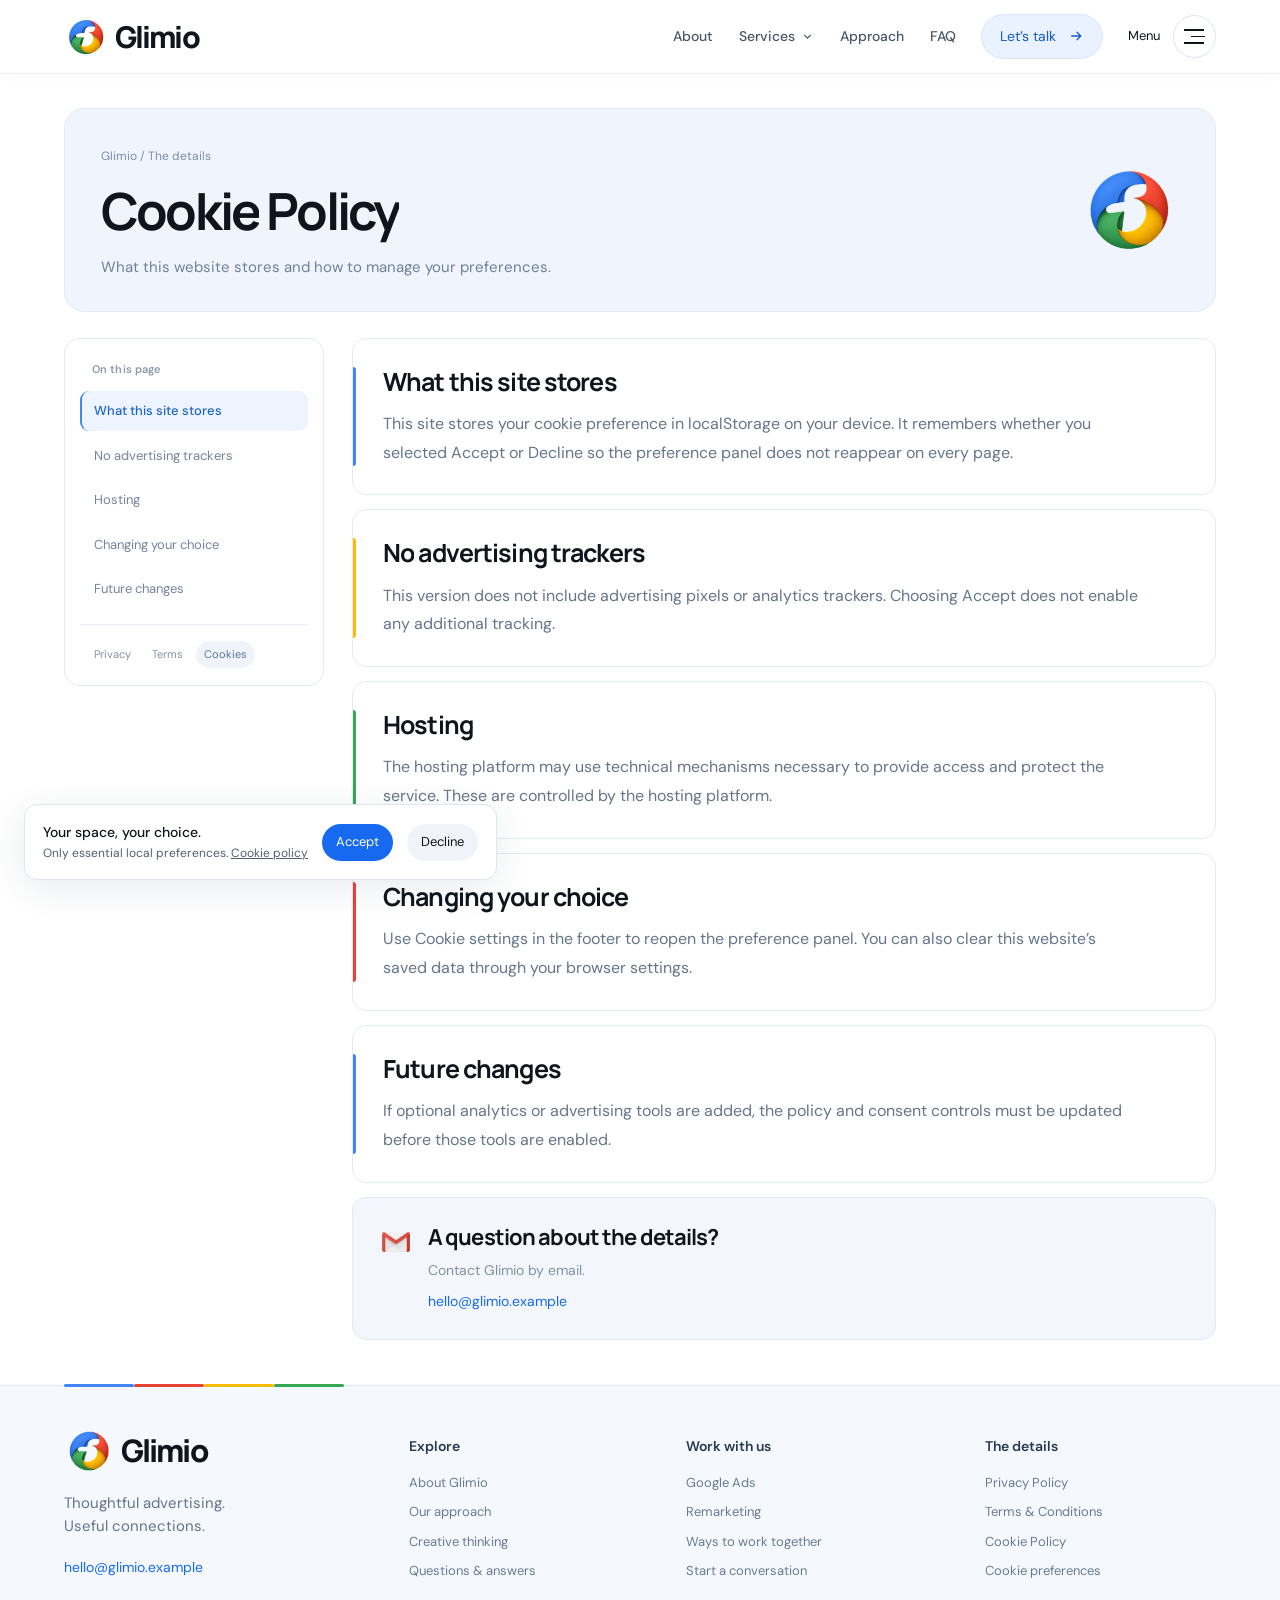
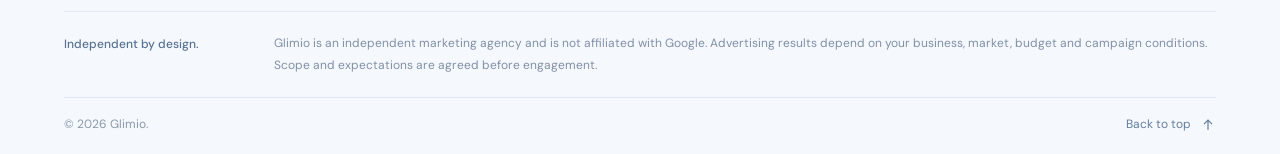
<file: cookies.html>
<!doctype html>
<html lang="en">

<head>
    <meta charset="utf-8">
    <meta name="viewport" content="width=device-width,initial-scale=1">
    <meta name="description" content="Independent Google Ads strategy, campaign management and remarketing from Forma." data-config-attr="content" data-config-attr-template="Independent Google Ads strategy, campaign management and remarketing from {companyName}.">
    <title>Forma — Google Ads Studio</title>
    <link rel="icon" type="image/png" sizes="64x64" href="assets/favicon.png">
    <link rel="stylesheet" href="assets/css/style.css">
    <link rel="stylesheet" href="assets/css/finish.css">
    <script src="config/config.js" defer></script>
    <script src="assets/js/app.js" defer></script>
    <script src="assets/js/finish.js" defer></script>
    <script src="assets/js/motion.js" defer></script>
    <script src="assets/js/studio.js" defer></script>
</head>

<body id="top" data-page="cookies">
    <header><a class="brand" href="index.html" aria-label="Home"><img data-logo src="assets/logo.png" alt="" width="32"
                height="32"><span data-config="companyShortName">forma</span></a>
        <div class="header-nav" role="navigation" aria-label="Quick navigation"><a href="index.html#about">About</a>
            <details class="header-services">
                <summary>Services<svg viewBox="0 0 16 16" width="13" height="13" aria-hidden="true">
                        <path d="m4 6 4 4 4-4" fill="none" stroke="currentColor" stroke-width="1.5" />
                    </svg></summary>
                <div><a href="google-ads.html"><img class="product-icon" src="assets/icons/ads.png" width="48"
                            height="48" alt="Google Ads" loading="lazy">Google Ads</a><a href="remarketing.html"><img
                            class="product-icon" src="assets/icons/google.png" width="48" height="48" alt="Google "
                            loading="lazy">Remarketing</a></div>
            </details><a href="index.html#approach">Approach</a><a href="index.html#faq">FAQ</a>
        </div><a class="header-cta" href="index.html#contact"><span data-config="primaryCTA">Let’s talk</span><svg viewBox="0 0 20 20" width="16" height="16"
                aria-hidden="true">
                <path d="M4 10h12m-5-5 5 5-5 5" fill="none" stroke="currentColor" stroke-width="1.6" />
            </svg></a><button class="menu-toggle" aria-expanded="false"
            aria-controls="navigation"><span>Menu</span><i><span></span><span></span><span></span></i></button>
    </header>
    <nav id="navigation" aria-label="Main navigation" hidden>
        <div class="menu-inner"><a href="index.html#about"><img class="menu-link-icon" src="assets/icons/google.png"
                    width="28" height="28" alt="" loading="lazy">About us</a><a href="index.html#services"><img
                    class="menu-link-icon" src="assets/icons/ads.png" width="28" height="28" alt=""
                    loading="lazy">Our services</a><a href="index.html#approach"><img class="menu-link-icon"
                    src="assets/icons/analytics.png" width="28" height="28" alt="" loading="lazy">Our approach</a><a
                href="index.html#pricing"><img class="menu-link-icon" src="assets/icons/sheets.png" width="28"
                    height="28" alt="" loading="lazy">Work with us</a><a href="index.html#faq"><img
                    class="menu-link-icon" src="assets/icons/docs.png" width="28" height="28" alt=""
                    loading="lazy">Questions & answers</a><a href="index.html#contact"><img class="menu-link-icon"
                    src="assets/icons/gmail.png" width="28" height="28" alt="" loading="lazy"><span data-config="primaryCTA">Let’s talk</span></a>
            <div class="menu-services"><a href="google-ads.html">Google Ads</a><a
                    href="remarketing.html">Remarketing</a></div>
            <aside class="menu-feature">
                <div class="menu-product-line"><img class="product-icon" src="assets/icons/calendar.png" width="48"
                        height="48" alt="Google Calendar" loading="lazy"><img class="product-icon"
                        src="assets/icons/meet.png" width="48" height="48" alt="Google Meet" loading="lazy"><img
                        class="product-icon " src="assets/icons/google.png" width="48" height="48" alt="Google "
                        loading="lazy"><img class="product-icon " src="assets/icons/ads.png" width="48" height="48"
                        alt="Google Ads" loading="lazy"><img class="product-icon " src="assets/icons/docs.png"
                        width="48" height="48" alt="Google Docs" loading="lazy"><img class="product-icon "
                        src="assets/icons/drive.png" width="48" height="48" alt="Google Drive" loading="lazy"></div>
                <p>Good thinking.<br><em>Better connections.</em></p><img class="" src="assets/images/creative.webp"
                    width="1200" height="800" alt="Search creative illustration" loading="lazy"><a class="menu-email"
                    data-email href="#"></a>
            </aside>
        </div>
    </nav>
    <main>
        <div class="legal-page">
            <div class="legal-intro">
                <div><a class="legal-home" href="index.html" data-config-template="{companyName} / The details">Forma / The details</a>
                    <h1>Cookie Policy</h1>
                    <p>What this website stores and how to manage your preferences.</p>
                </div><img data-brand-mark src="assets/logo.png" width="100" height="100" alt="">
            </div>
            <div class="legal-layout">
                <aside class="legal-sidebar"><span class="legal-side-label">On this page</span>
                    <nav class="legal-section-nav" aria-label="On this page"><a href="#cookies-0"
                            aria-current="location">What this site stores</a><a href="#cookies-1">No advertising
                            trackers</a><a href="#cookies-2">Hosting</a><a href="#cookies-3">Changing your choice</a><a
                            href="#cookies-4">Future changes</a></nav>
                    <div class="legal-policy-nav" role="navigation" aria-label="Other policies"><a
                            href="privacy.html">Privacy</a><a href="terms.html">Terms</a><a href="cookies.html"
                            aria-current="page">Cookies</a></div>
                </aside>
                <article class="legal-document">
                    <section id="cookies-0" class="legal-topic">
                        <h2>What this site stores</h2>
                        <p>This site stores your cookie preference in localStorage on your device. It remembers whether
                            you selected Accept or Decline so the preference panel does not reappear on every page.</p>
                    </section>
                    <section id="cookies-1" class="legal-topic">
                        <h2>No advertising trackers</h2>
                        <p>This version does not include advertising pixels or analytics trackers. Choosing Accept does
                            not enable any additional tracking.</p>
                    </section>
                    <section id="cookies-2" class="legal-topic">
                        <h2>Hosting</h2>
                        <p>The hosting platform may use technical mechanisms necessary to provide access and protect the
                            service. These are controlled by the hosting platform.</p>
                    </section>
                    <section id="cookies-3" class="legal-topic">
                        <h2>Changing your choice</h2>
                        <p>Use Cookie settings in the footer to reopen the preference panel. You can also clear this
                            website’s saved data through your browser settings.</p>
                    </section>
                    <section id="cookies-4" class="legal-topic">
                        <h2>Future changes</h2>
                        <p>If optional analytics or advertising tools are added, the policy and consent controls must be
                            updated before those tools are enabled.</p>
                    </section>
                    <div class="legal-help"><img src="assets/icons/gmail.png" width="30" height="30" alt="">
                        <div>
                            <h3>A question about the details?</h3>
                            <p>Contact <span data-config="companyName">Forma</span> by email.</p><a data-email
                                href="#"></a>
                        </div>
                    </div>
                </article>
            </div>
        </div>
    </main>
    <footer class="site-footer">
        <div class="footer-main">
            <div class="footer-brand-column"><a class="brand" href="index.html"><img data-logo src="assets/logo.png"
                        width="44" height="44" alt=""><span data-config="companyShortName">forma</span></a>
                <p>Thoughtful advertising.<br>Useful connections.</p><a class="footer-email" data-email
                    href="#"></a>
            </div>
            <div class="footer-column">
                <h2>Explore</h2>
                <div role="navigation" aria-label="Explore the agency"><a href="index.html#about" data-config-template="About {companyName}">About Forma</a><a
                        href="index.html#approach">Our approach</a><a href="index.html#creative-library">Creative
                        thinking</a><a href="index.html#faq">Questions & answers</a></div>
            </div>
            <div class="footer-column">
                <h2>Work with us</h2>
                <div role="navigation" aria-label="Services"><a href="google-ads.html">Google Ads</a><a
                        href="remarketing.html">Remarketing</a><a href="index.html#pricing">Ways to work together</a><a
                        href="index.html#contact">Start a conversation</a></div>
            </div>
            <div class="footer-column">
                <h2>The details</h2>
                <div role="navigation" aria-label="Policies"><a href="privacy.html">Privacy Policy</a><a
                        href="terms.html">Terms & Conditions</a><a href="cookies.html">Cookie Policy</a><button
                        class="text-button" data-cookie-open>Cookie preferences</button></div>
            </div>
        </div>
        <div class="footer-disclaimer"><span>Independent by design.</span>
            <p data-config="disclaimer"></p>
        </div>
        <div class="footer-bottom">
            <p data-config="copyright"></p><a class="back-to-top" href="#top">Back to top<svg viewBox="0 0 20 20"
                    width="16" height="16" aria-hidden="true">
                    <path d="M10 16V4m-5 5 5-5 5 5" fill="none" stroke="currentColor" stroke-width="1.5" />
                </svg></a>
        </div>
    </footer>
    <aside class="cookie" aria-label="Cookie preferences" hidden>
        <p>Your space, your choice.<span>Only essential local preferences. <a href="cookies.html">Cookie
                    policy</a></span></p><button data-consent="accepted">Accept</button><button data-consent="rejected"
            class="quiet">Decline</button>
    </aside>
</body>

</html>
</file>
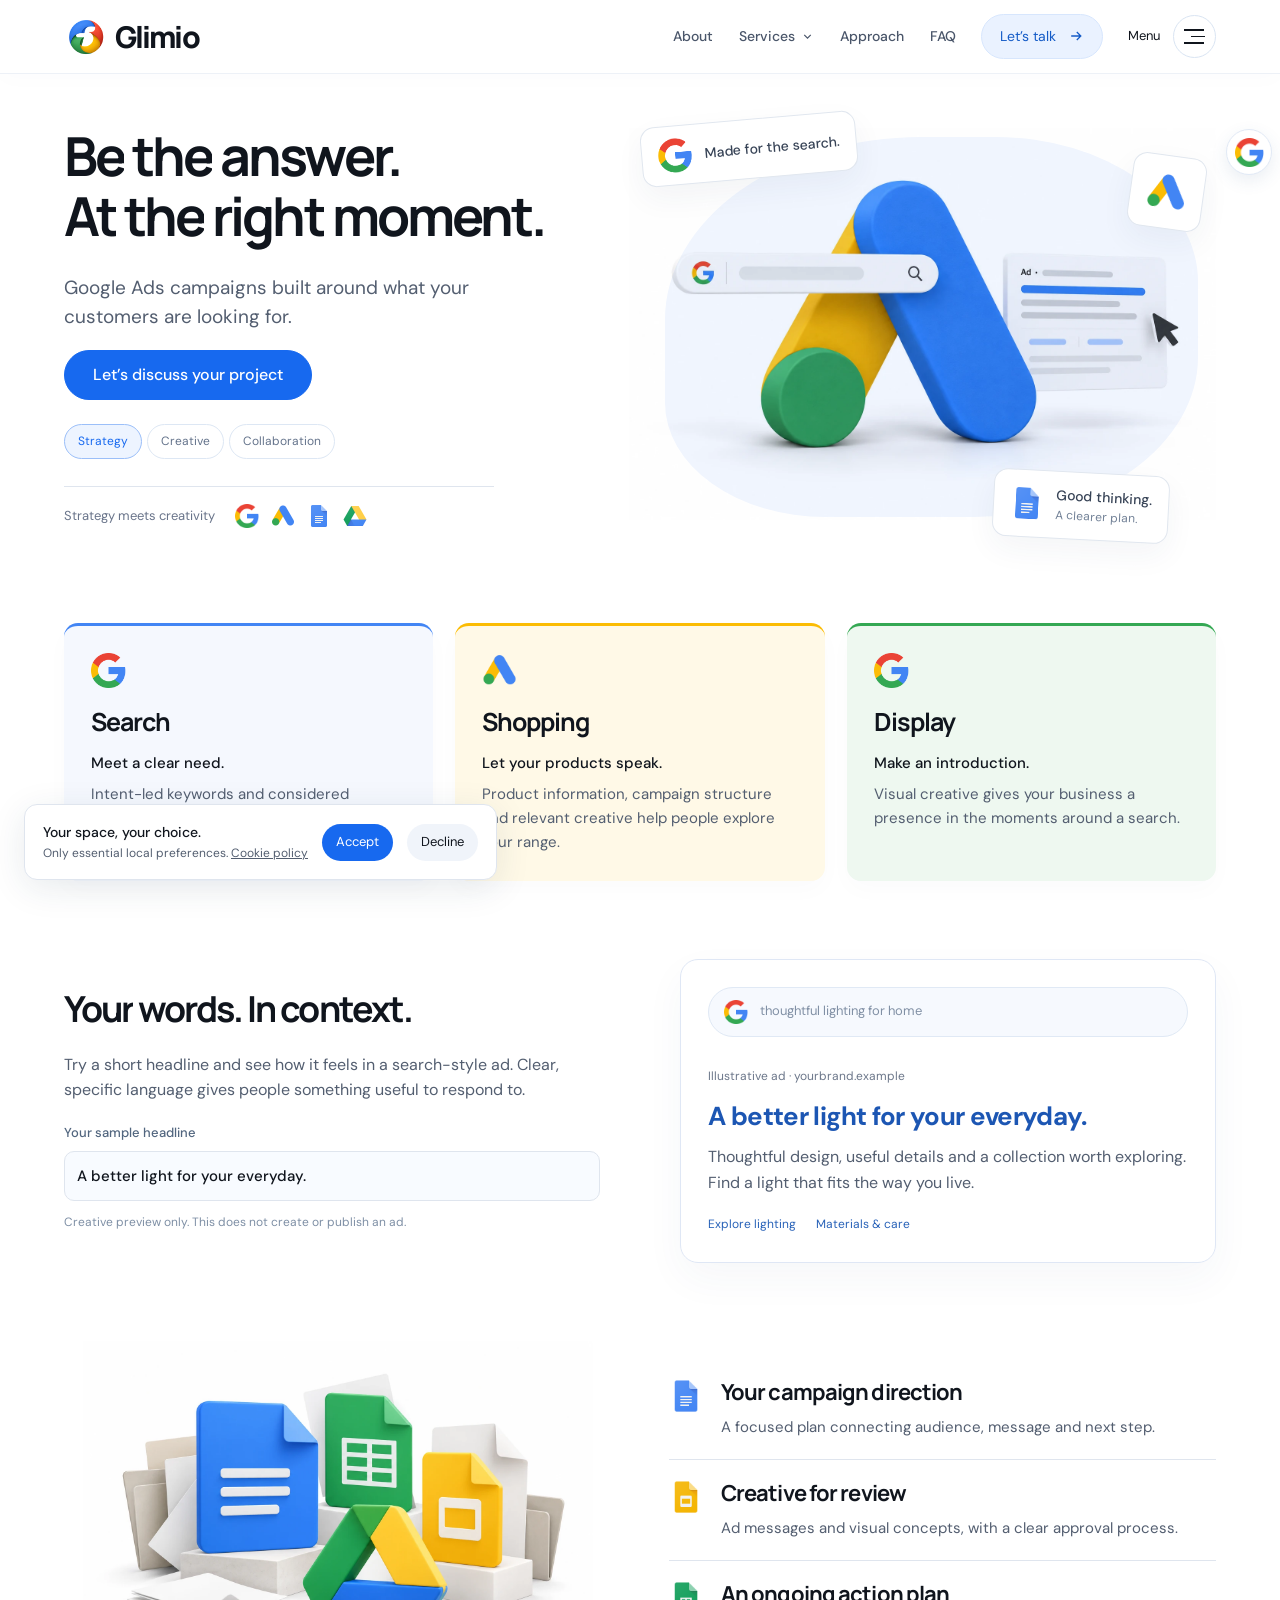
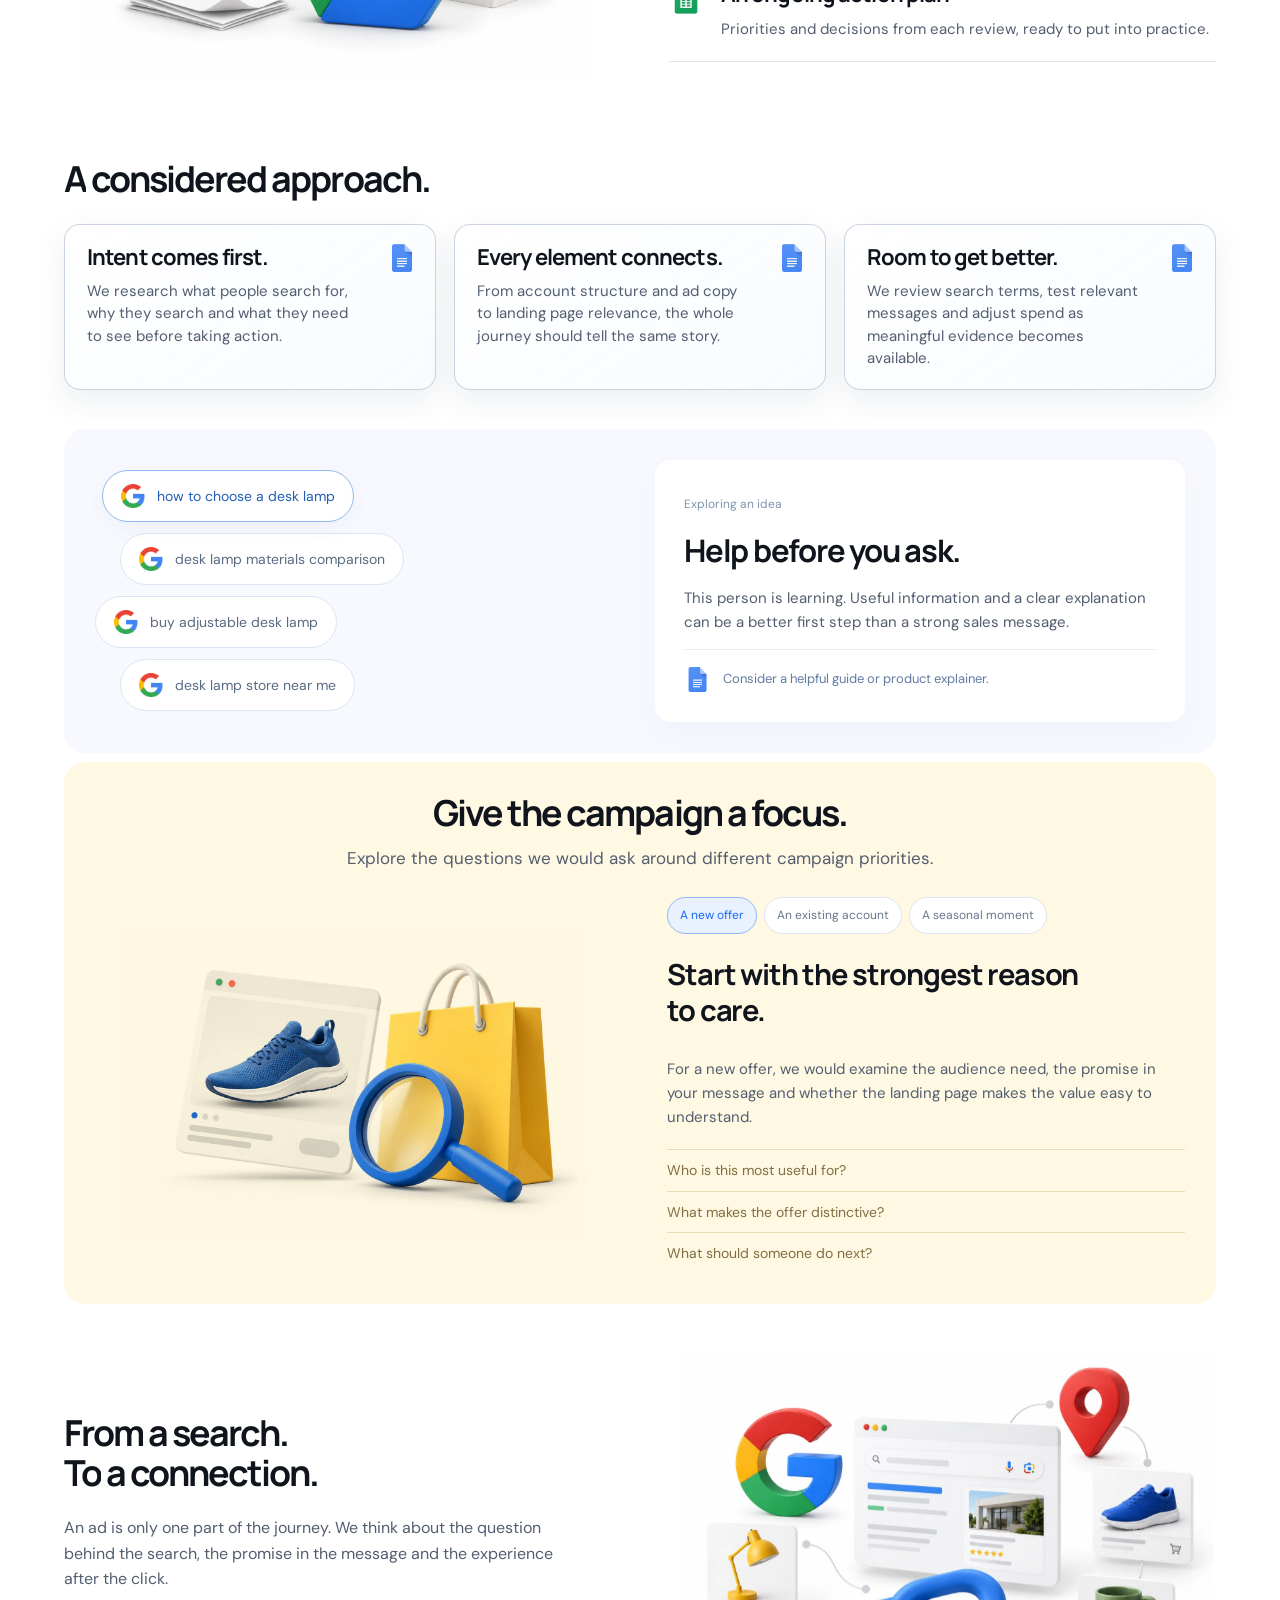
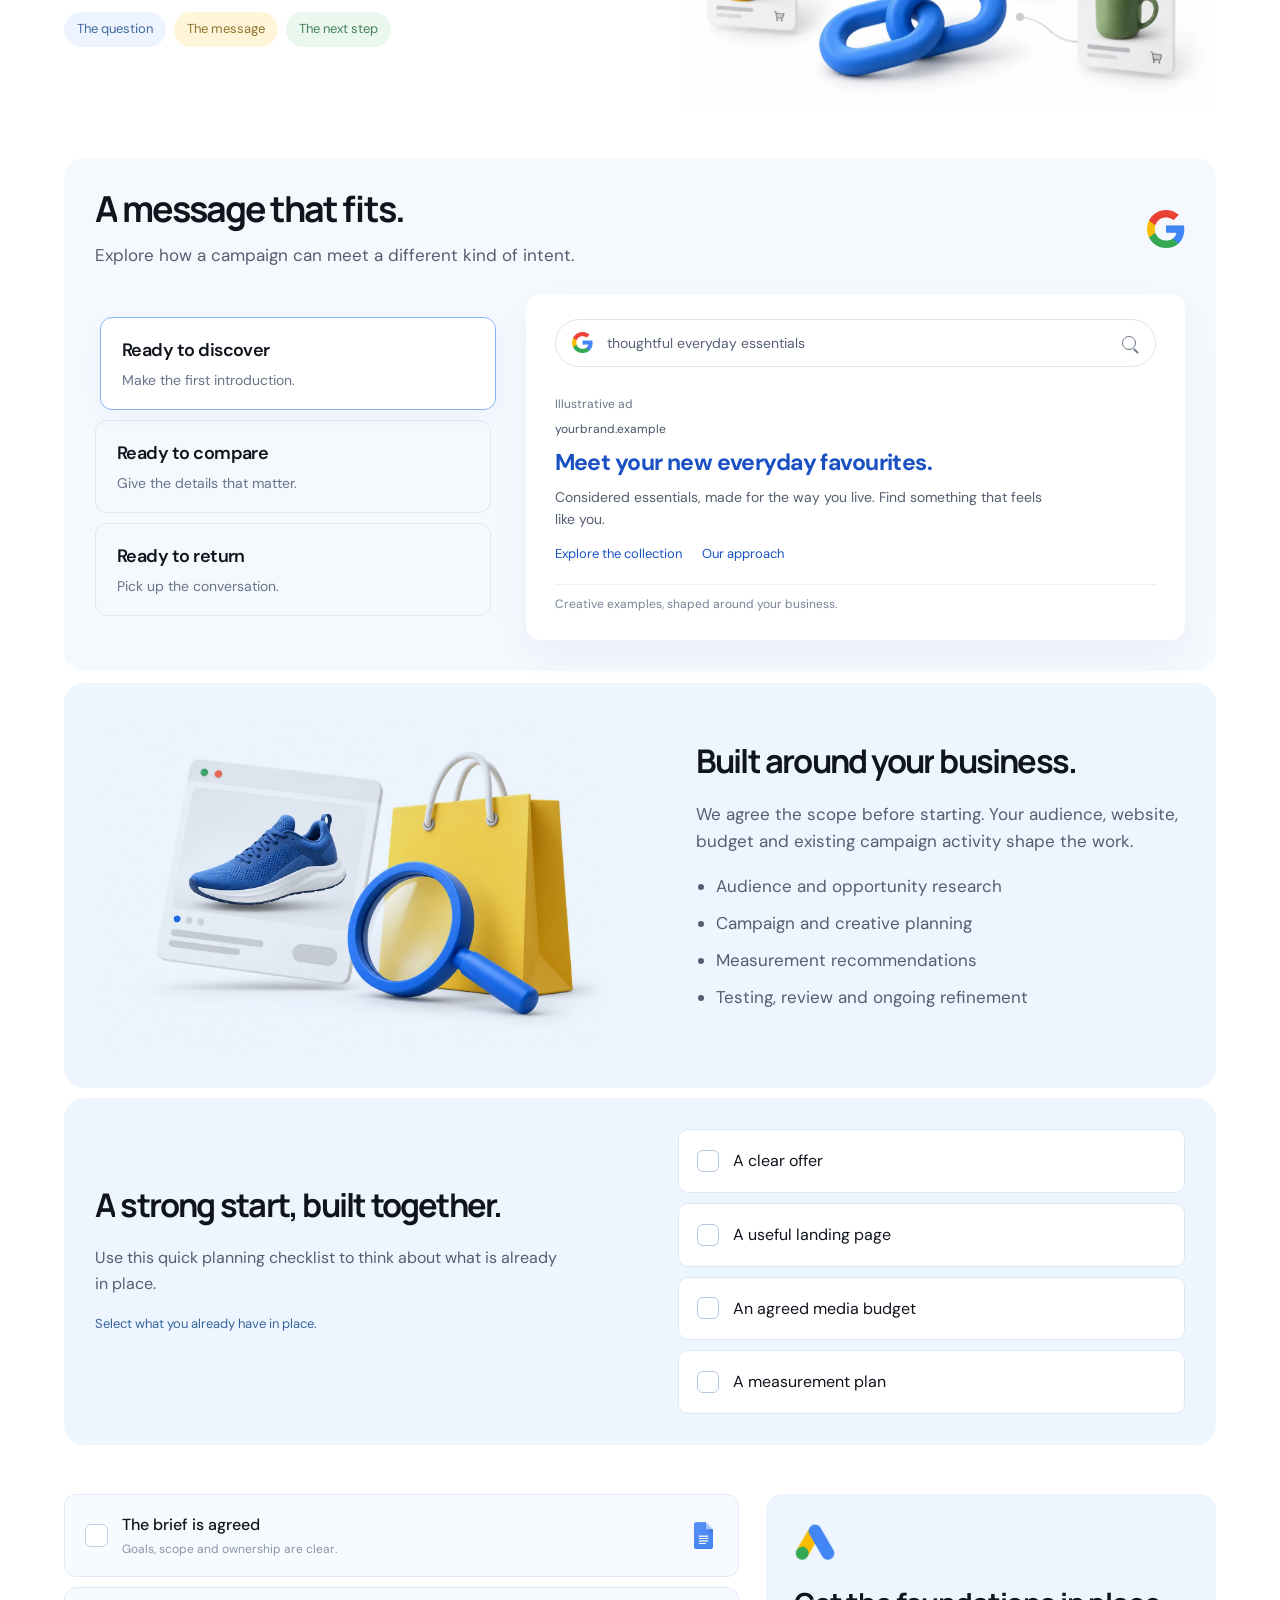
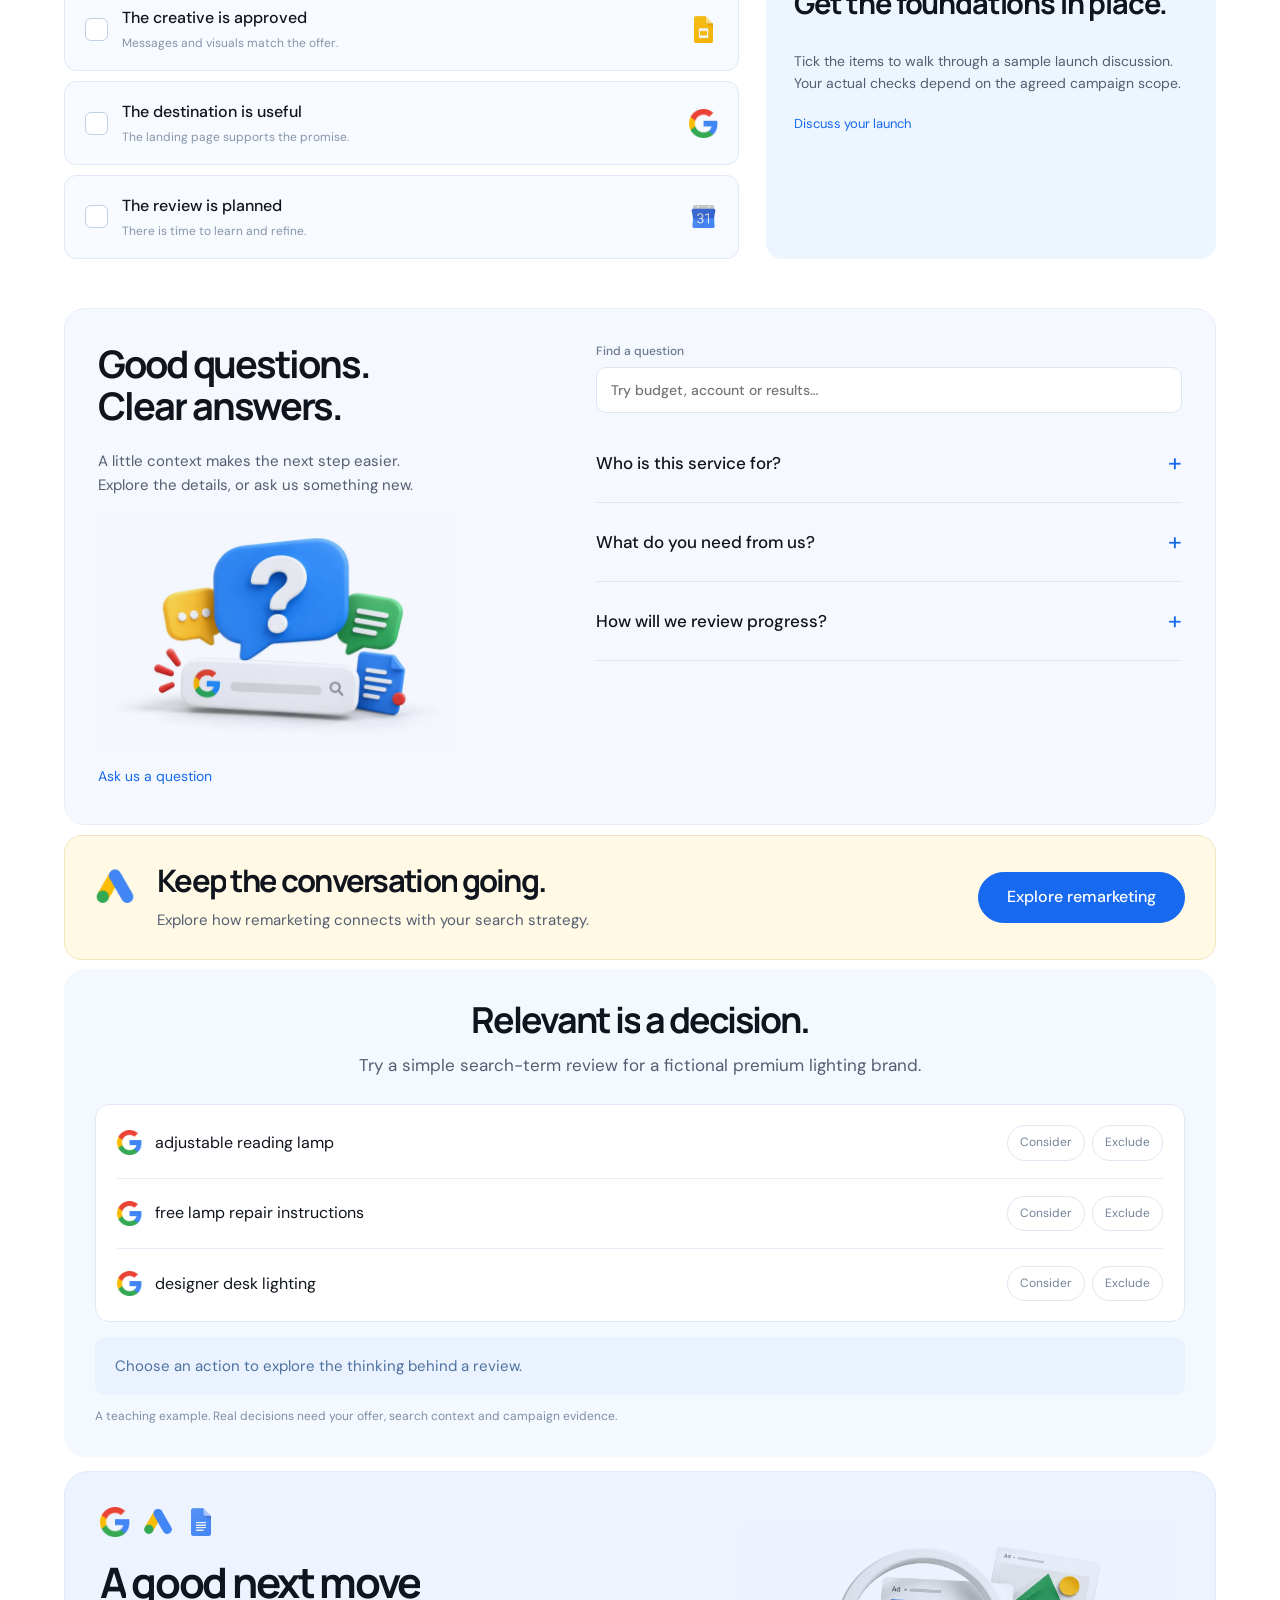
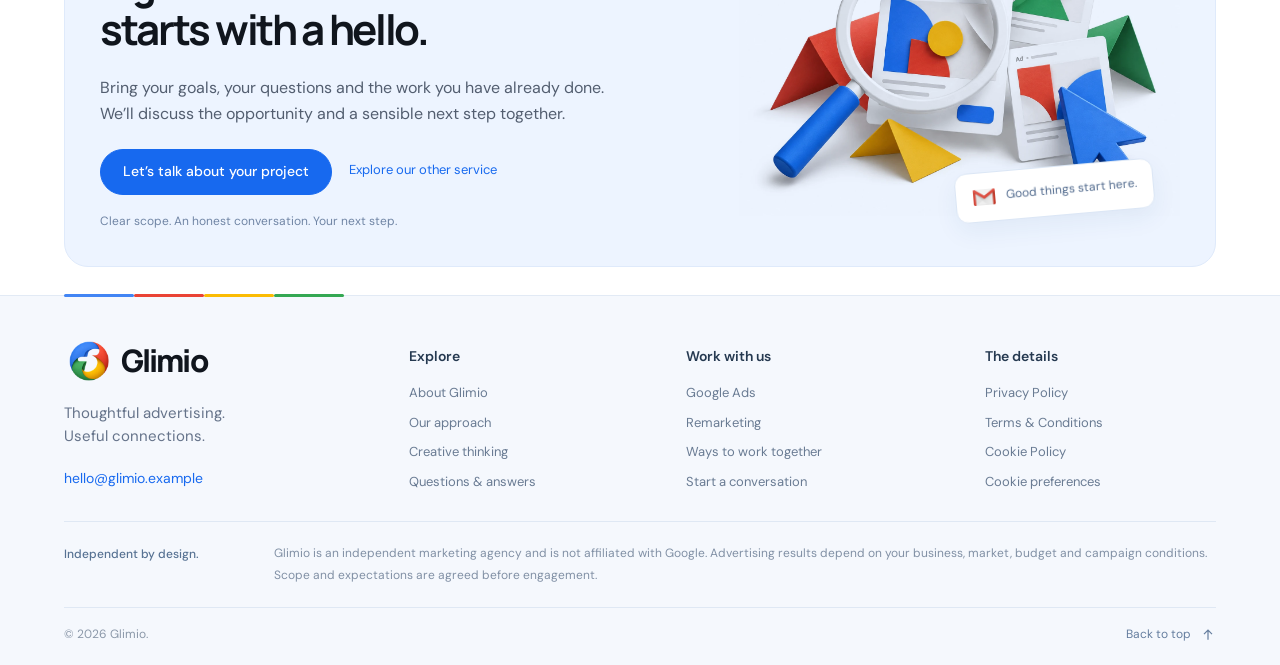
<file: google-ads.html>
<!doctype html>
<html lang="en">

<head>
    <meta charset="utf-8">
    <meta name="viewport" content="width=device-width,initial-scale=1">
    <meta name="description" content="Independent Google Ads strategy, campaign management and remarketing from Forma." data-config-attr="content" data-config-attr-template="Independent Google Ads strategy, campaign management and remarketing from {companyName}.">
    <title>Forma — Google Ads Studio</title>
    <link rel="icon" type="image/png" sizes="64x64" href="assets/favicon.png">
    <link rel="stylesheet" href="assets/css/style.css">
    <link rel="stylesheet" href="assets/css/finish.css">
    <script src="config/config.js" defer></script>
    <script src="assets/js/app.js" defer></script>
    <script src="assets/js/finish.js" defer></script>
    <script src="assets/js/motion.js" defer></script>
    <script src="assets/js/studio.js" defer></script>
</head>

<body id="top" data-page="google-ads">
    <header><a class="brand" href="index.html" aria-label="Home"><img data-logo src="assets/logo.png" alt="" width="32"
                height="32"><span data-config="companyShortName">forma</span></a>
        <div class="header-nav" role="navigation" aria-label="Quick navigation"><a href="index.html#about">About</a>
            <details class="header-services">
                <summary>Services<svg viewBox="0 0 16 16" width="13" height="13" aria-hidden="true">
                        <path d="m4 6 4 4 4-4" fill="none" stroke="currentColor" stroke-width="1.5" />
                    </svg></summary>
                <div><a href="google-ads.html"><img class="product-icon" src="assets/icons/ads.png" width="48"
                            height="48" alt="Google Ads" loading="lazy">Google Ads</a><a href="remarketing.html"><img
                            class="product-icon" src="assets/icons/google.png" width="48" height="48" alt="Google "
                            loading="lazy">Remarketing</a></div>
            </details><a href="index.html#approach">Approach</a><a href="index.html#faq">FAQ</a>
        </div><a class="header-cta" href="index.html#contact"><span data-config="primaryCTA">Let’s talk</span><svg viewBox="0 0 20 20" width="16" height="16"
                aria-hidden="true">
                <path d="M4 10h12m-5-5 5 5-5 5" fill="none" stroke="currentColor" stroke-width="1.6" />
            </svg></a><button class="menu-toggle" aria-expanded="false"
            aria-controls="navigation"><span>Menu</span><i><span></span><span></span><span></span></i></button>
    </header>
    <nav id="navigation" aria-label="Main navigation" hidden>
        <div class="menu-inner"><a href="index.html#about"><img class="menu-link-icon" src="assets/icons/google.png"
                    width="28" height="28" alt="" loading="lazy">About us</a><a href="index.html#services"><img
                    class="menu-link-icon" src="assets/icons/ads.png" width="28" height="28" alt=""
                    loading="lazy">Our services</a><a href="index.html#approach"><img class="menu-link-icon"
                    src="assets/icons/analytics.png" width="28" height="28" alt="" loading="lazy">Our approach</a><a
                href="index.html#pricing"><img class="menu-link-icon" src="assets/icons/sheets.png" width="28"
                    height="28" alt="" loading="lazy">Work with us</a><a href="index.html#faq"><img
                    class="menu-link-icon" src="assets/icons/docs.png" width="28" height="28" alt=""
                    loading="lazy">Questions & answers</a><a href="index.html#contact"><img class="menu-link-icon"
                    src="assets/icons/gmail.png" width="28" height="28" alt="" loading="lazy"><span data-config="primaryCTA">Let’s talk</span></a>
            <div class="menu-services"><a href="google-ads.html">Google Ads</a><a
                    href="remarketing.html">Remarketing</a></div>
            <aside class="menu-feature">
                <div class="menu-product-line"><img class="product-icon" src="assets/icons/calendar.png" width="48"
                        height="48" alt="Google Calendar" loading="lazy"><img class="product-icon"
                        src="assets/icons/meet.png" width="48" height="48" alt="Google Meet" loading="lazy"><img
                        class="product-icon " src="assets/icons/google.png" width="48" height="48" alt="Google "
                        loading="lazy"><img class="product-icon " src="assets/icons/ads.png" width="48" height="48"
                        alt="Google Ads" loading="lazy"><img class="product-icon " src="assets/icons/docs.png"
                        width="48" height="48" alt="Google Docs" loading="lazy"><img class="product-icon "
                        src="assets/icons/drive.png" width="48" height="48" alt="Google Drive" loading="lazy"></div>
                <p>Good thinking.<br><em>Better connections.</em></p><img class="" src="assets/images/creative.webp"
                    width="1200" height="800" alt="Search creative illustration" loading="lazy"><a class="menu-email"
                    data-email href="#"></a>
            </aside>
        </div>
    </nav>
    <main>
        <section class="hero service-hero">
            <div class="hero-copy">
                <h1>Be the answer.<br>At the right moment.</h1>
                <p class="lead">Google Ads campaigns built around what your customers are looking for.</p><a
                    class="button " href="index.html#contact">Let’s discuss your project</a>
                <div class="hero-stages" role="group" aria-label="Explore our approach"><button data-hero-art="hero"
                        class="active" aria-pressed="true">Strategy</button><button data-hero-art="creative"
                        aria-pressed="false">Creative</button><button data-hero-art="workspace"
                        aria-pressed="false">Collaboration</button></div>
                <div class="hero-toolstrip"><span>Strategy meets creativity</span>
                    <div><img class="product-icon " src="assets/icons/google.png" width="48" height="48" alt="Google "
                            loading="lazy"><img class="product-icon " src="assets/icons/ads.png" width="48" height="48"
                            alt="Google Ads" loading="lazy"><img class="product-icon " src="assets/icons/docs.png"
                            width="48" height="48" alt="Google Docs" loading="lazy"><img class="product-icon "
                            src="assets/icons/drive.png" width="48" height="48" alt="Google Drive" loading="lazy"></div>
                </div>
            </div>
            <div class="hero-art">
                <div class="hero-visual"><img class="" src="assets/images/hero.webp"
                        alt="Be the answer. At the right moment." width="1200" height="800" fetchpriority="high"></div>
                <div class="hero-float float-google"><img class="product-icon " src="assets/icons/google.png" width="48"
                        height="48" alt="Google " loading="lazy"><span>Made for the search.</span></div>
                <div class="hero-float float-ads"><img class="product-icon " src="assets/icons/ads.png" width="48"
                        height="48" alt="Google Ads" loading="lazy"></div>
                <div class="hero-float float-docs"><img class="product-icon " src="assets/icons/docs.png" width="48"
                        height="48" alt="Google Docs" loading="lazy"><span>Good thinking.<small>A clearer
                            plan.</small></span></div>
            </div>
        </section>
        <section class="section service-mix">
            <div class="mix-grid">
                <article class="mix-card reveal"><img class="product-icon " src="assets/icons/google.png" width="48"
                        height="48" alt="Google " loading="lazy">
                    <h3>Search</h3><strong>Meet a clear need.</strong>
                    <p>Intent-led keywords and considered messages connect your offer with relevant searches.</p>
                </article>
                <article class="mix-card reveal"><img class="product-icon " src="assets/icons/ads.png" width="48"
                        height="48" alt="Google Ads" loading="lazy">
                    <h3>Shopping</h3><strong>Let your products speak.</strong>
                    <p>Product information, campaign structure and relevant creative help people explore your range.</p>
                </article>
                <article class="mix-card reveal"><img class="product-icon " src="assets/icons/google.png" width="48"
                        height="48" alt="Google " loading="lazy">
                    <h3>Display</h3><strong>Make an introduction.</strong>
                    <p>Visual creative gives your business a presence in the moments around a search.</p>
                </article>
            </div>
        </section>
        <section class="section copy-workbench" data-copy-workbench>
            <div class="reveal">
                <h2>Your words. In context.</h2>
                <p>Try a short headline and see how it feels in a search-style ad. Clear, specific language gives people
                    something useful to respond to.</p><label class="studio-label">Your sample headline<input
                        data-ad-headline maxlength="60" value="A better light for your everyday."
                        autocomplete="off"></label>
                <p class="studio-note">Creative preview only. This does not create or publish an ad.</p>
            </div>
            <div class="live-ad">
                <div class="live-ad-search"><img class="product-icon" src="assets/icons/google.png" width="48"
                        height="48" alt="Google " loading="lazy"><span>thoughtful lighting for home</span></div><span
                    class="example-label">Illustrative ad · yourbrand.example</span>
                <h3 data-ad-preview>A better light for your everyday.</h3>
                <p>Thoughtful design, useful details and a collection worth exploring. Find a light that fits the way
                    you live.</p>
                <div class="ad-footer-links"><span>Explore lighting</span><span>Materials & care</span></div>
            </div>
        </section>
        <section class="section service-deliverables">
            <div class="deliverable-layout">
                <div class="deliverable-visual"><img class="" src="assets/images/workspace.webp" width="1200"
                        height="800" alt="Campaign documents and shared planning" loading="lazy"></div>
                <div class="deliverable-items">
                    <article class="reveal"><img class="product-icon " src="assets/icons/docs.png" width="48"
                            height="48" alt="Google Docs" loading="lazy">
                        <div>
                            <h3>Your campaign direction</h3>
                            <p>A focused plan connecting audience, message and next step.</p>
                        </div>
                    </article>
                    <article class="reveal"><img class="product-icon " src="assets/icons/slides.png" width="48"
                            height="48" alt="Google Slides" loading="lazy">
                        <div>
                            <h3>Creative for review</h3>
                            <p>Ad messages and visual concepts, with a clear approval process.</p>
                        </div>
                    </article>
                    <article class="reveal"><img class="product-icon " src="assets/icons/sheets.png" width="48"
                            height="48" alt="Google Sheets" loading="lazy">
                        <div>
                            <h3>An ongoing action plan</h3>
                            <p>Priorities and decisions from each review, ready to put into practice.</p>
                        </div>
                    </article>
                </div>
            </div>
        </section>
        <section class="section" id="included">
            <div class="section-heading">
                <h2>A considered approach.</h2>
            </div>
            <div class="included-grid service-included">
                <article class="reveal"><img class="product-icon" src="assets/icons/docs.png" width="48" height="48"
                        alt="Google Docs" loading="lazy">
                    <h3>Intent comes first.</h3>
                    <p>We research what people search for, why they search and what they need to see before taking
                        action.</p>
                </article>
                <article class="reveal"><img class="product-icon" src="assets/icons/docs.png" width="48" height="48"
                        alt="Google Docs" loading="lazy">
                    <h3>Every element connects.</h3>
                    <p>From account structure and ad copy to landing page relevance, the whole journey should tell the
                        same story.</p>
                </article>
                <article class="reveal"><img class="product-icon" src="assets/icons/docs.png" width="48" height="48"
                        alt="Google Docs" loading="lazy">
                    <h3>Room to get better.</h3>
                    <p>We review search terms, test relevant messages and adjust spend as meaningful evidence becomes
                        available.</p>
                </article>
            </div>
        </section>
        <section class="section intent-map" data-intent-map>
            <div class="intent-map-layout">
                <div class="query-cloud" role="group" aria-label="Example search terms"><button data-query="0"
                        class="selected" aria-pressed="true"><img class="product-icon" src="assets/icons/google.png"
                            width="48" height="48" alt="Google " loading="lazy">how to choose a desk
                        lamp</button><button data-query="1" class="" aria-pressed="false"><img class="product-icon"
                            src="assets/icons/google.png" width="48" height="48" alt="Google " loading="lazy">desk lamp
                        materials comparison</button><button data-query="2" class="" aria-pressed="false"><img
                            class="product-icon" src="assets/icons/google.png" width="48" height="48" alt="Google "
                            loading="lazy">buy adjustable desk lamp</button><button data-query="3" class=""
                        aria-pressed="false"><img class="product-icon" src="assets/icons/google.png" width="48"
                            height="48" alt="Google " loading="lazy">desk lamp store near me</button></div>
                <div class="intent-insight" aria-live="polite"><span data-query-type>Exploring an idea</span>
                    <h3 data-query-title>Help before you ask.</h3>
                    <p data-query-copy>This person is learning. Useful information and a clear explanation can be a
                        better first step than a strong sales message.</p>
                    <div class="insight-bottom"><img class="product-icon" src="assets/icons/docs.png" width="48"
                            height="48" alt="Google Docs" loading="lazy"><span data-query-next>Consider a helpful guide
                            or product explainer.</span></div>
                </div>
            </div>
        </section>
        <section class="section focus-deck" data-focus-deck>
            <div class="section-heading reveal">
                <h2>Give the campaign a focus.</h2>
                <p>Explore the questions we would ask around different campaign priorities.</p>
            </div>
            <div class="focus-layout">
                <div class="focus-art"><img src="assets/images/shopping.webp" alt="Product campaign creative"
                        width="1200" height="800" loading="lazy"></div>
                <div>
                    <div class="focus-options" role="group"><button data-focus="0" aria-pressed="true"
                            class="selected">A new offer</button><button data-focus="1" aria-pressed="false" class="">An
                            existing account</button><button data-focus="2" aria-pressed="false" class="">A seasonal
                            moment</button></div>
                    <h3 data-focus-title>Start with the strongest reason to care.</h3>
                    <p data-focus-copy>For a new offer, we would examine the audience need, the promise in your message
                        and whether the landing page makes the value easy to understand.</p>
                    <ul class="focus-prompts" data-focus-prompts>
                        <li>Who is this most useful for?</li>
                        <li>What makes the offer distinctive?</li>
                        <li>What should someone do next?</li>
                    </ul>
                </div>
            </div>
        </section>
        <section class="section story-section">
            <div class="story-copy reveal">
                <h2>From a search.<br>To a connection.</h2>
                <p>An ad is only one part of the journey. We think about the question behind the search, the promise in
                    the message and the experience after the click.</p>
                <div class="journey-pills"><span>The question</span><span>The message</span><span>The next step</span>
                </div>
            </div>
            <div class="story-art" data-parallax><img class="" src="assets/images/journey.webp" width="1200"
                    height="800" alt="Illustrated campaign journey" loading="lazy"></div>
        </section>
        <section class="section workshop" id="google-ads-workshop" data-workshop="search">
            <div class="section-heading inline reveal">
                <div>
                    <h2>A message that fits.</h2>
                    <p>Explore how a campaign can meet a different kind of intent.</p>
                </div><img class="product-icon " src="assets/icons/google.png" width="48" height="48" alt="Google "
                    loading="lazy">
            </div>
            <div class="workshop-grid">
                <div class="intent-options" role="group" aria-label="Choose a campaign example"><button
                        class="intent active" data-intent="0" aria-pressed="true"><span>Ready to
                            discover</span><small>Make the first introduction.</small></button><button class="intent"
                        data-intent="1" aria-pressed="false"><span>Ready to compare</span><small>Give the details that
                            matter.</small></button><button class="intent" data-intent="2"
                        aria-pressed="false"><span>Ready to return</span><small>Pick up the
                            conversation.</small></button></div>
                <div class="search-demo">
                    <div class="demo-search"><img class="product-icon " src="assets/icons/google.png" width="48"
                            height="48" alt="Google " loading="lazy"><span class="demo-query">thoughtful everyday
                            essentials</span><span class="search-lens" aria-hidden="true"></span></div>
                    <div class="ad-example"><span class="example-label">Illustrative ad</span>
                        <div class="example-url">yourbrand.example</div>
                        <h3 class="demo-title">Meet your new everyday favourites.</h3>
                        <p class="demo-description">Considered essentials, made for the way you live. Find something
                            that feels like you.</p>
                        <div class="demo-sitelinks"><span>Explore the collection</span><span>Our approach</span></div>
                    </div>
                    <div class="example-note">Creative examples, shaped around your business.</div>
                </div>
            </div>
        </section>
        <section class="section split blue-panel">
            <div class="art"><img class="" src="assets/images/shopping.webp" alt="Campaign creative" width="1200"
                    height="800" loading="lazy"></div>
            <div class="copy">
                <h2>Built around your business.</h2>
                <p>We agree the scope before starting. Your audience, website, budget and existing campaign activity
                    shape the work.</p>
                <ul class="clean-list">
                    <li>Audience and opportunity research</li>
                    <li>Campaign and creative planning</li>
                    <li>Measurement recommendations</li>
                    <li>Testing, review and ongoing refinement</li>
                </ul>
            </div>
        </section>
        <section class="section readiness" data-readiness>
            <div class="reveal">
                <h2>A strong start, built together.</h2>
                <p>Use this quick planning checklist to think about what is already in place.</p>
                <p class="readiness-result" aria-live="polite">Select what you already have in place.</p>
            </div>
            <div class="readiness-list"><label><input type="checkbox"><span class="check-visual"></span><span>A clear
                        offer</span></label><label><input type="checkbox"><span class="check-visual"></span><span>A
                        useful landing page</span></label><label><input type="checkbox"><span
                        class="check-visual"></span><span>An agreed media budget</span></label><label><input
                        type="checkbox"><span class="check-visual"></span><span>A measurement plan</span></label></div>
        </section>
        <section class="section launch-desk" data-launch-desk>
            <div class="launch-layout">
                <div class="launch-tasks"><label><input type="checkbox"><span
                            class="launch-check"></span><span><strong>The brief is agreed</strong><small>Goals, scope
                                and ownership are clear.</small></span><img class="product-icon"
                            src="assets/icons/docs.png" width="48" height="48" alt="Google Docs"
                            loading="lazy"></label><label><input type="checkbox"><span
                            class="launch-check"></span><span><strong>The creative is approved</strong><small>Messages
                                and visuals match the offer.</small></span><img class="product-icon"
                            src="assets/icons/slides.png" width="48" height="48" alt="Google Slides"
                            loading="lazy"></label><label><input type="checkbox"><span
                            class="launch-check"></span><span><strong>The destination is useful</strong><small>The
                                landing page supports the promise.</small></span><img class="product-icon"
                            src="assets/icons/google.png" width="48" height="48" alt="Google "
                            loading="lazy"></label><label><input type="checkbox"><span
                            class="launch-check"></span><span><strong>The review is planned</strong><small>There is time
                                to learn and refine.</small></span><img class="product-icon"
                            src="assets/icons/calendar.png" width="48" height="48" alt="Google Calendar"
                            loading="lazy"></label></div>
                <div class="launch-note"><img class="product-icon" src="assets/icons/ads.png" width="48" height="48"
                        alt="Google Ads" loading="lazy">
                    <h3 data-launch-title>Get the foundations in place.</h3>
                    <p data-launch-copy>Tick the items to walk through a sample launch discussion. Your actual checks
                        depend on the agreed campaign scope.</p><a class="text-link" href="index.html#contact">Discuss
                        your launch</a>
                </div>
            </div>
        </section>
        <section class="section faq-section">
            <div class="faq-aside">
                <h2>Good questions.<br>Clear answers.</h2>
                <p>A little context makes the next step easier. Explore the details, or ask us something new.</p>
                <div class="faq-art"><img src="assets/images/faq.webp"
                        alt="Google-style conversation and question illustration" width="1200" height="800"
                        loading="lazy"></div><a class="text-link" href="index.html#contact">Ask us a question</a>
            </div>
            <div class="faq-content"><label class="faq-search-label">Find a question<input class="faq-search"
                        type="search" placeholder="Try budget, account or results…"
                        aria-label="Filter frequently asked questions"></label>
                <div class="faq-list">
                    <details>
                        <summary>Who is this service for?<span>+</span></summary>
                        <p>Businesses with a clear offer and a website that helps visitors take the next step. We
                            discuss readiness and suitability before starting.</p>
                    </details>
                    <details>
                        <summary>What do you need from us?<span>+</span></summary>
                        <p>Business goals, relevant account access, approved brand assets and someone who can review
                            recommendations.</p>
                    </details>
                    <details>
                        <summary>How will we review progress?<span>+</span></summary>
                        <p>We agree meaningful measures at the outset and discuss progress through regular reviews. No
                            guaranteed outcomes or fixed performance promises.</p>
                    </details>
                </div>
                <p class="faq-empty" role="status" hidden>No matching question. Try another word or get in touch.</p>
            </div>
        </section>
        <section class="section service-bridge">
            <div><img class="product-icon " src="assets/icons/ads.png" width="48" height="48" alt="Google Ads"
                    loading="lazy">
                <h2>Keep the conversation going.</h2>
                <p>Explore how remarketing connects with your search strategy.</p>
            </div><a class="button" href="remarketing.html">Explore remarketing</a>
        </section>
        <section class="section relevance-room" data-relevance-room>
            <div class="section-heading reveal">
                <h2>Relevant is a decision.</h2>
                <p>Try a simple search-term review for a fictional premium lighting brand.</p>
            </div>
            <div class="review-table">
                <div class="review-row">
                    <div><img class="product-icon" src="assets/icons/google.png" width="48" height="48" alt="Google "
                            loading="lazy"><span>adjustable reading lamp</span></div>
                    <div class="review-actions" role="group" aria-label="Review adjustable reading lamp"><button
                            data-review="consider" aria-pressed="false">Consider</button><button data-review="exclude"
                            aria-pressed="false">Exclude</button></div>
                </div>
                <div class="review-row">
                    <div><img class="product-icon" src="assets/icons/google.png" width="48" height="48" alt="Google "
                            loading="lazy"><span>free lamp repair instructions</span></div>
                    <div class="review-actions" role="group" aria-label="Review free lamp repair instructions"><button
                            data-review="consider" aria-pressed="false">Consider</button><button data-review="exclude"
                            aria-pressed="false">Exclude</button></div>
                </div>
                <div class="review-row">
                    <div><img class="product-icon" src="assets/icons/google.png" width="48" height="48" alt="Google "
                            loading="lazy"><span>designer desk lighting</span></div>
                    <div class="review-actions" role="group" aria-label="Review designer desk lighting"><button
                            data-review="consider" aria-pressed="false">Consider</button><button data-review="exclude"
                            aria-pressed="false">Exclude</button></div>
                </div>
            </div>
            <p class="review-feedback" aria-live="polite">Choose an action to explore the thinking behind a review.</p>
            <p class="studio-note">A teaching example. Real decisions need your offer, search context and campaign
                evidence.</p>
        </section>
        <section class="section closing">
            <div class="closing-copy">
                <div class="closing-products"><img class="product-icon" src="assets/icons/google.png" width="48"
                        height="48" alt="Google " loading="lazy"><img class="product-icon" src="assets/icons/ads.png"
                        width="48" height="48" alt="Google Ads" loading="lazy"><img class="product-icon"
                        src="assets/icons/docs.png" width="48" height="48" alt="Google Docs" loading="lazy"></div>
                <h2>A good next move<br>starts with a hello.</h2>
                <p>Bring your goals, your questions and the work you have already done. We’ll discuss the opportunity
                    and a sensible next step together.</p>
                <div class="actions"><a class="button" href="index.html#contact">Let’s talk about your project</a><a
                        class="text-link" href="remarketing.html">Explore our other service</a></div><span
                    class="closing-note">Clear scope. An honest conversation. Your next step.</span>
            </div>
            <div class="closing-art"><img src="assets/images/creative.webp"
                    alt="Creative strategy for your next campaign" width="1200" height="800" loading="lazy"><span
                    class="closing-sticker"><img class="product-icon" src="assets/icons/gmail.png" width="48"
                        height="48" alt="Google Gmail" loading="lazy">Good things start here.</span></div>
        </section>
    </main>
    <footer class="site-footer">
        <div class="footer-main">
            <div class="footer-brand-column"><a class="brand" href="index.html"><img data-logo src="assets/logo.png"
                        width="44" height="44" alt=""><span data-config="companyShortName">forma</span></a>
                <p>Thoughtful advertising.<br>Useful connections.</p><a class="footer-email" data-email
                    href="#"></a>
            </div>
            <div class="footer-column">
                <h2>Explore</h2>
                <div role="navigation" aria-label="Explore the agency"><a href="index.html#about" data-config-template="About {companyName}">About Forma</a><a
                        href="index.html#approach">Our approach</a><a href="index.html#creative-library">Creative
                        thinking</a><a href="index.html#faq">Questions & answers</a></div>
            </div>
            <div class="footer-column">
                <h2>Work with us</h2>
                <div role="navigation" aria-label="Services"><a href="google-ads.html">Google Ads</a><a
                        href="remarketing.html">Remarketing</a><a href="index.html#pricing">Ways to work together</a><a
                        href="index.html#contact">Start a conversation</a></div>
            </div>
            <div class="footer-column">
                <h2>The details</h2>
                <div role="navigation" aria-label="Policies"><a href="privacy.html">Privacy Policy</a><a
                        href="terms.html">Terms & Conditions</a><a href="cookies.html">Cookie Policy</a><button
                        class="text-button" data-cookie-open>Cookie preferences</button></div>
            </div>
        </div>
        <div class="footer-disclaimer"><span>Independent by design.</span>
            <p data-config="disclaimer"></p>
        </div>
        <div class="footer-bottom">
            <p data-config="copyright"></p><a class="back-to-top" href="#top">Back to top<svg viewBox="0 0 20 20"
                    width="16" height="16" aria-hidden="true">
                    <path d="M10 16V4m-5 5 5-5 5 5" fill="none" stroke="currentColor" stroke-width="1.5" />
                </svg></a>
        </div>
    </footer>
    <aside class="cookie" aria-label="Cookie preferences" hidden>
        <p>Your space, your choice.<span>Only essential local preferences. <a href="cookies.html">Cookie
                    policy</a></span></p><button data-consent="accepted">Accept</button><button data-consent="rejected"
            class="quiet">Decline</button>
    </aside>
</body>

</html>
</file>
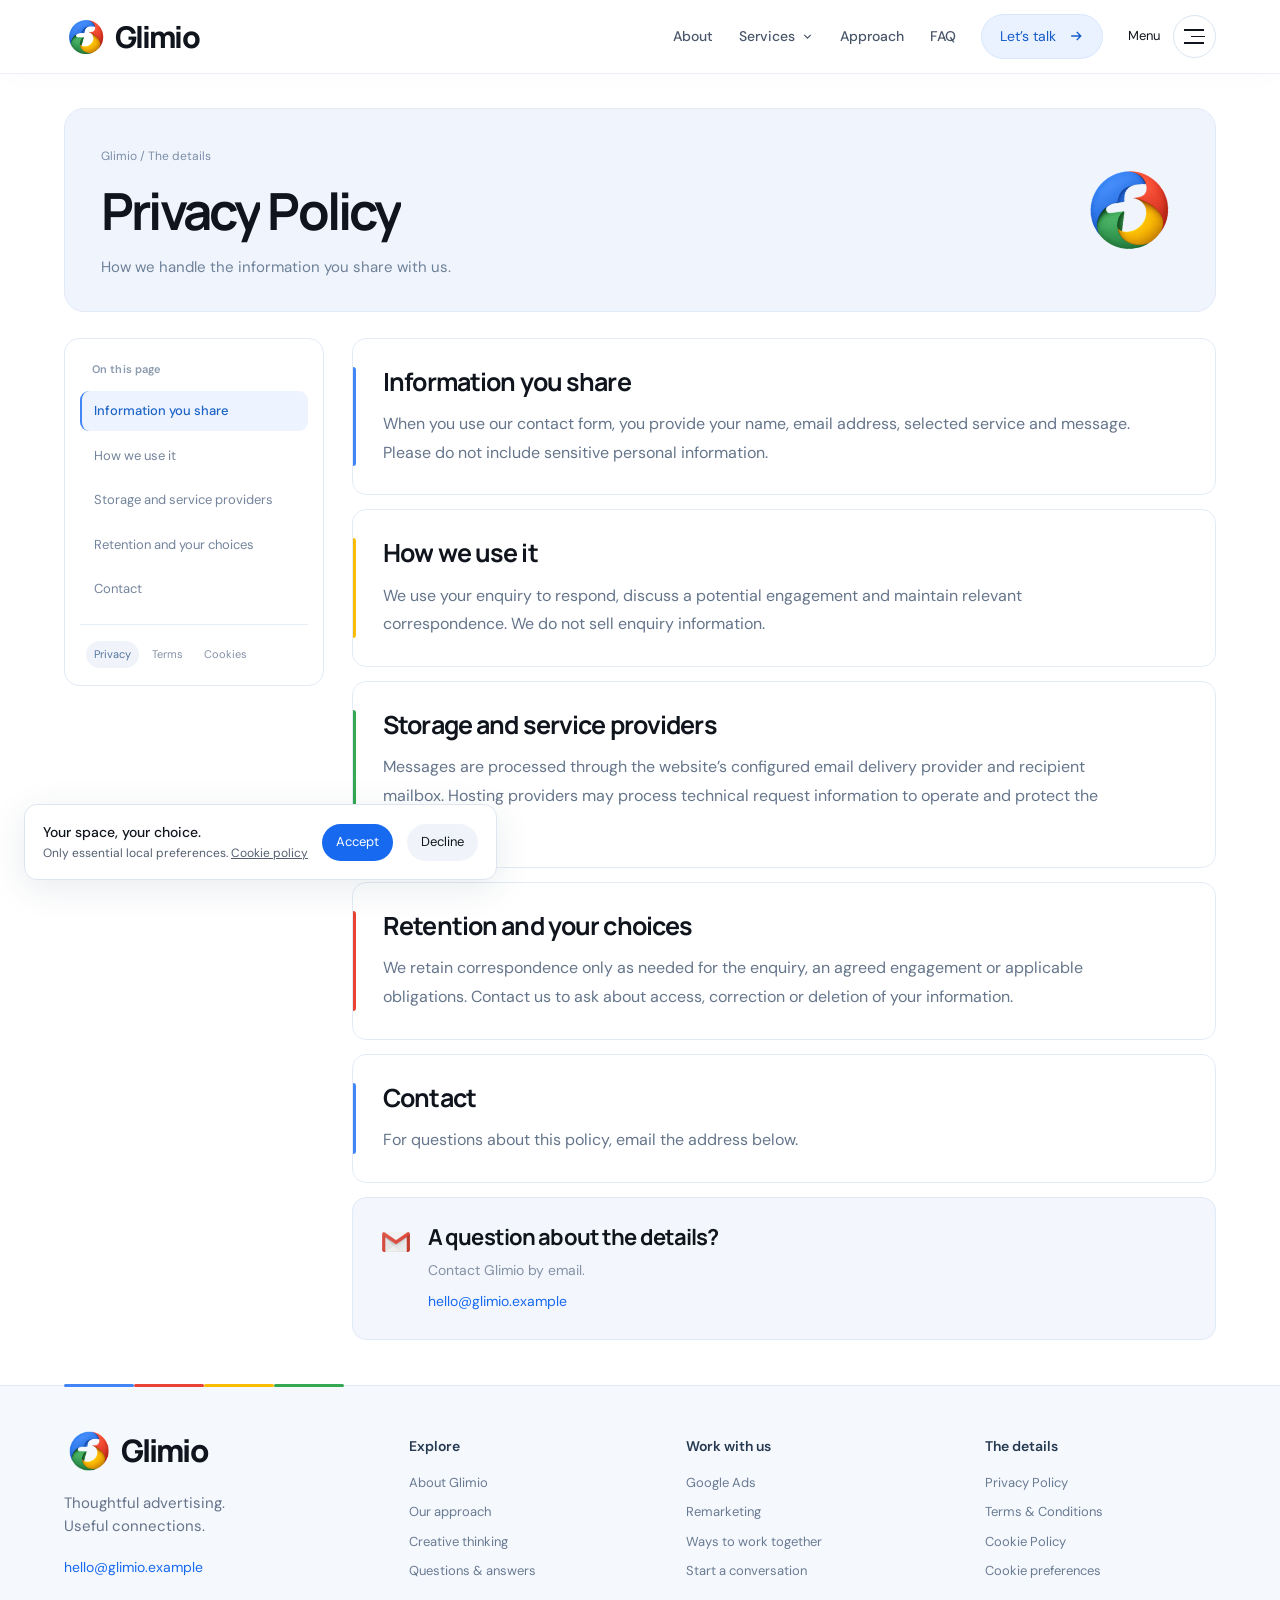
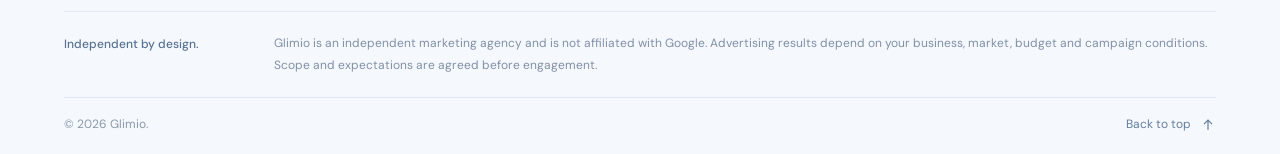
<file: privacy.html>
<!doctype html>
<html lang="en">

<head>
    <meta charset="utf-8">
    <meta name="viewport" content="width=device-width,initial-scale=1">
    <meta name="description" content="Independent Google Ads strategy, campaign management and remarketing from Forma." data-config-attr="content" data-config-attr-template="Independent Google Ads strategy, campaign management and remarketing from {companyName}.">
    <title>Forma — Google Ads Studio</title>
    <link rel="icon" type="image/png" sizes="64x64" href="assets/favicon.png">
    <link rel="stylesheet" href="assets/css/style.css">
    <link rel="stylesheet" href="assets/css/finish.css">
    <script src="config/config.js" defer></script>
    <script src="assets/js/app.js" defer></script>
    <script src="assets/js/finish.js" defer></script>
    <script src="assets/js/motion.js" defer></script>
    <script src="assets/js/studio.js" defer></script>
</head>

<body id="top" data-page="privacy">
    <header><a class="brand" href="index.html" aria-label="Home"><img data-logo src="assets/logo.png" alt="" width="32"
                height="32"><span data-config="companyShortName">forma</span></a>
        <div class="header-nav" role="navigation" aria-label="Quick navigation"><a href="index.html#about">About</a>
            <details class="header-services">
                <summary>Services<svg viewBox="0 0 16 16" width="13" height="13" aria-hidden="true">
                        <path d="m4 6 4 4 4-4" fill="none" stroke="currentColor" stroke-width="1.5" />
                    </svg></summary>
                <div><a href="google-ads.html"><img class="product-icon" src="assets/icons/ads.png" width="48"
                            height="48" alt="Google Ads" loading="lazy">Google Ads</a><a href="remarketing.html"><img
                            class="product-icon" src="assets/icons/google.png" width="48" height="48" alt="Google "
                            loading="lazy">Remarketing</a></div>
            </details><a href="index.html#approach">Approach</a><a href="index.html#faq">FAQ</a>
        </div><a class="header-cta" href="index.html#contact"><span data-config="primaryCTA">Let’s talk</span><svg viewBox="0 0 20 20" width="16" height="16"
                aria-hidden="true">
                <path d="M4 10h12m-5-5 5 5-5 5" fill="none" stroke="currentColor" stroke-width="1.6" />
            </svg></a><button class="menu-toggle" aria-expanded="false"
            aria-controls="navigation"><span>Menu</span><i><span></span><span></span><span></span></i></button>
    </header>
    <nav id="navigation" aria-label="Main navigation" hidden>
        <div class="menu-inner"><a href="index.html#about"><img class="menu-link-icon" src="assets/icons/google.png"
                    width="28" height="28" alt="" loading="lazy">About us</a><a href="index.html#services"><img
                    class="menu-link-icon" src="assets/icons/ads.png" width="28" height="28" alt=""
                    loading="lazy">Our services</a><a href="index.html#approach"><img class="menu-link-icon"
                    src="assets/icons/analytics.png" width="28" height="28" alt="" loading="lazy">Our approach</a><a
                href="index.html#pricing"><img class="menu-link-icon" src="assets/icons/sheets.png" width="28"
                    height="28" alt="" loading="lazy">Work with us</a><a href="index.html#faq"><img
                    class="menu-link-icon" src="assets/icons/docs.png" width="28" height="28" alt=""
                    loading="lazy">Questions & answers</a><a href="index.html#contact"><img class="menu-link-icon"
                    src="assets/icons/gmail.png" width="28" height="28" alt="" loading="lazy"><span data-config="primaryCTA">Let’s talk</span></a>
            <div class="menu-services"><a href="google-ads.html">Google Ads</a><a
                    href="remarketing.html">Remarketing</a></div>
            <aside class="menu-feature">
                <div class="menu-product-line"><img class="product-icon" src="assets/icons/calendar.png" width="48"
                        height="48" alt="Google Calendar" loading="lazy"><img class="product-icon"
                        src="assets/icons/meet.png" width="48" height="48" alt="Google Meet" loading="lazy"><img
                        class="product-icon " src="assets/icons/google.png" width="48" height="48" alt="Google "
                        loading="lazy"><img class="product-icon " src="assets/icons/ads.png" width="48" height="48"
                        alt="Google Ads" loading="lazy"><img class="product-icon " src="assets/icons/docs.png"
                        width="48" height="48" alt="Google Docs" loading="lazy"><img class="product-icon "
                        src="assets/icons/drive.png" width="48" height="48" alt="Google Drive" loading="lazy"></div>
                <p>Good thinking.<br><em>Better connections.</em></p><img class="" src="assets/images/creative.webp"
                    width="1200" height="800" alt="Search creative illustration" loading="lazy"><a class="menu-email"
                    data-email href="#"></a>
            </aside>
        </div>
    </nav>
    <main>
        <div class="legal-page">
            <div class="legal-intro">
                <div><a class="legal-home" href="index.html" data-config-template="{companyName} / The details">Forma / The details</a>
                    <h1>Privacy Policy</h1>
                    <p>How we handle the information you share with us.</p>
                </div><img data-brand-mark src="assets/logo.png" width="100" height="100" alt="">
            </div>
            <div class="legal-layout">
                <aside class="legal-sidebar"><span class="legal-side-label">On this page</span>
                    <nav class="legal-section-nav" aria-label="On this page"><a href="#privacy-0"
                            aria-current="location">Information you share</a><a href="#privacy-1">How we use it</a><a
                            href="#privacy-2">Storage and service providers</a><a href="#privacy-3">Retention and your
                            choices</a><a href="#privacy-4">Contact</a></nav>
                    <div class="legal-policy-nav" role="navigation" aria-label="Other policies"><a href="privacy.html"
                            aria-current="page">Privacy</a><a href="terms.html">Terms</a><a
                            href="cookies.html">Cookies</a></div>
                </aside>
                <article class="legal-document">
                    <section id="privacy-0" class="legal-topic">
                        <h2>Information you share</h2>
                        <p>When you use our contact form, you provide your name, email address, selected service and
                            message. Please do not include sensitive personal information.</p>
                    </section>
                    <section id="privacy-1" class="legal-topic">
                        <h2>How we use it</h2>
                        <p>We use your enquiry to respond, discuss a potential engagement and maintain relevant
                            correspondence. We do not sell enquiry information.</p>
                    </section>
                    <section id="privacy-2" class="legal-topic">
                        <h2>Storage and service providers</h2>
                        <p>Messages are processed through the website’s configured email delivery provider and recipient
                            mailbox. Hosting providers may process technical request information to operate and protect
                            the website.</p>
                    </section>
                    <section id="privacy-3" class="legal-topic">
                        <h2>Retention and your choices</h2>
                        <p>We retain correspondence only as needed for the enquiry, an agreed engagement or applicable
                            obligations. Contact us to ask about access, correction or deletion of your information.</p>
                    </section>
                    <section id="privacy-4" class="legal-topic">
                        <h2>Contact</h2>
                        <p>For questions about this policy, email the address below.</p>
                    </section>
                    <div class="legal-help"><img src="assets/icons/gmail.png" width="30" height="30" alt="">
                        <div>
                            <h3>A question about the details?</h3>
                            <p>Contact <span data-config="companyName">Forma</span> by email.</p><a data-email
                                href="#"></a>
                        </div>
                    </div>
                </article>
            </div>
        </div>
    </main>
    <footer class="site-footer">
        <div class="footer-main">
            <div class="footer-brand-column"><a class="brand" href="index.html"><img data-logo src="assets/logo.png"
                        width="44" height="44" alt=""><span data-config="companyShortName">forma</span></a>
                <p>Thoughtful advertising.<br>Useful connections.</p><a class="footer-email" data-email
                    href="#"></a>
            </div>
            <div class="footer-column">
                <h2>Explore</h2>
                <div role="navigation" aria-label="Explore the agency"><a href="index.html#about" data-config-template="About {companyName}">About Forma</a><a
                        href="index.html#approach">Our approach</a><a href="index.html#creative-library">Creative
                        thinking</a><a href="index.html#faq">Questions & answers</a></div>
            </div>
            <div class="footer-column">
                <h2>Work with us</h2>
                <div role="navigation" aria-label="Services"><a href="google-ads.html">Google Ads</a><a
                        href="remarketing.html">Remarketing</a><a href="index.html#pricing">Ways to work together</a><a
                        href="index.html#contact">Start a conversation</a></div>
            </div>
            <div class="footer-column">
                <h2>The details</h2>
                <div role="navigation" aria-label="Policies"><a href="privacy.html">Privacy Policy</a><a
                        href="terms.html">Terms & Conditions</a><a href="cookies.html">Cookie Policy</a><button
                        class="text-button" data-cookie-open>Cookie preferences</button></div>
            </div>
        </div>
        <div class="footer-disclaimer"><span>Independent by design.</span>
            <p data-config="disclaimer"></p>
        </div>
        <div class="footer-bottom">
            <p data-config="copyright"></p><a class="back-to-top" href="#top">Back to top<svg viewBox="0 0 20 20"
                    width="16" height="16" aria-hidden="true">
                    <path d="M10 16V4m-5 5 5-5 5 5" fill="none" stroke="currentColor" stroke-width="1.5" />
                </svg></a>
        </div>
    </footer>
    <aside class="cookie" aria-label="Cookie preferences" hidden>
        <p>Your space, your choice.<span>Only essential local preferences. <a href="cookies.html">Cookie
                    policy</a></span></p><button data-consent="accepted">Accept</button><button data-consent="rejected"
            class="quiet">Decline</button>
    </aside>
</body>

</html>
</file>
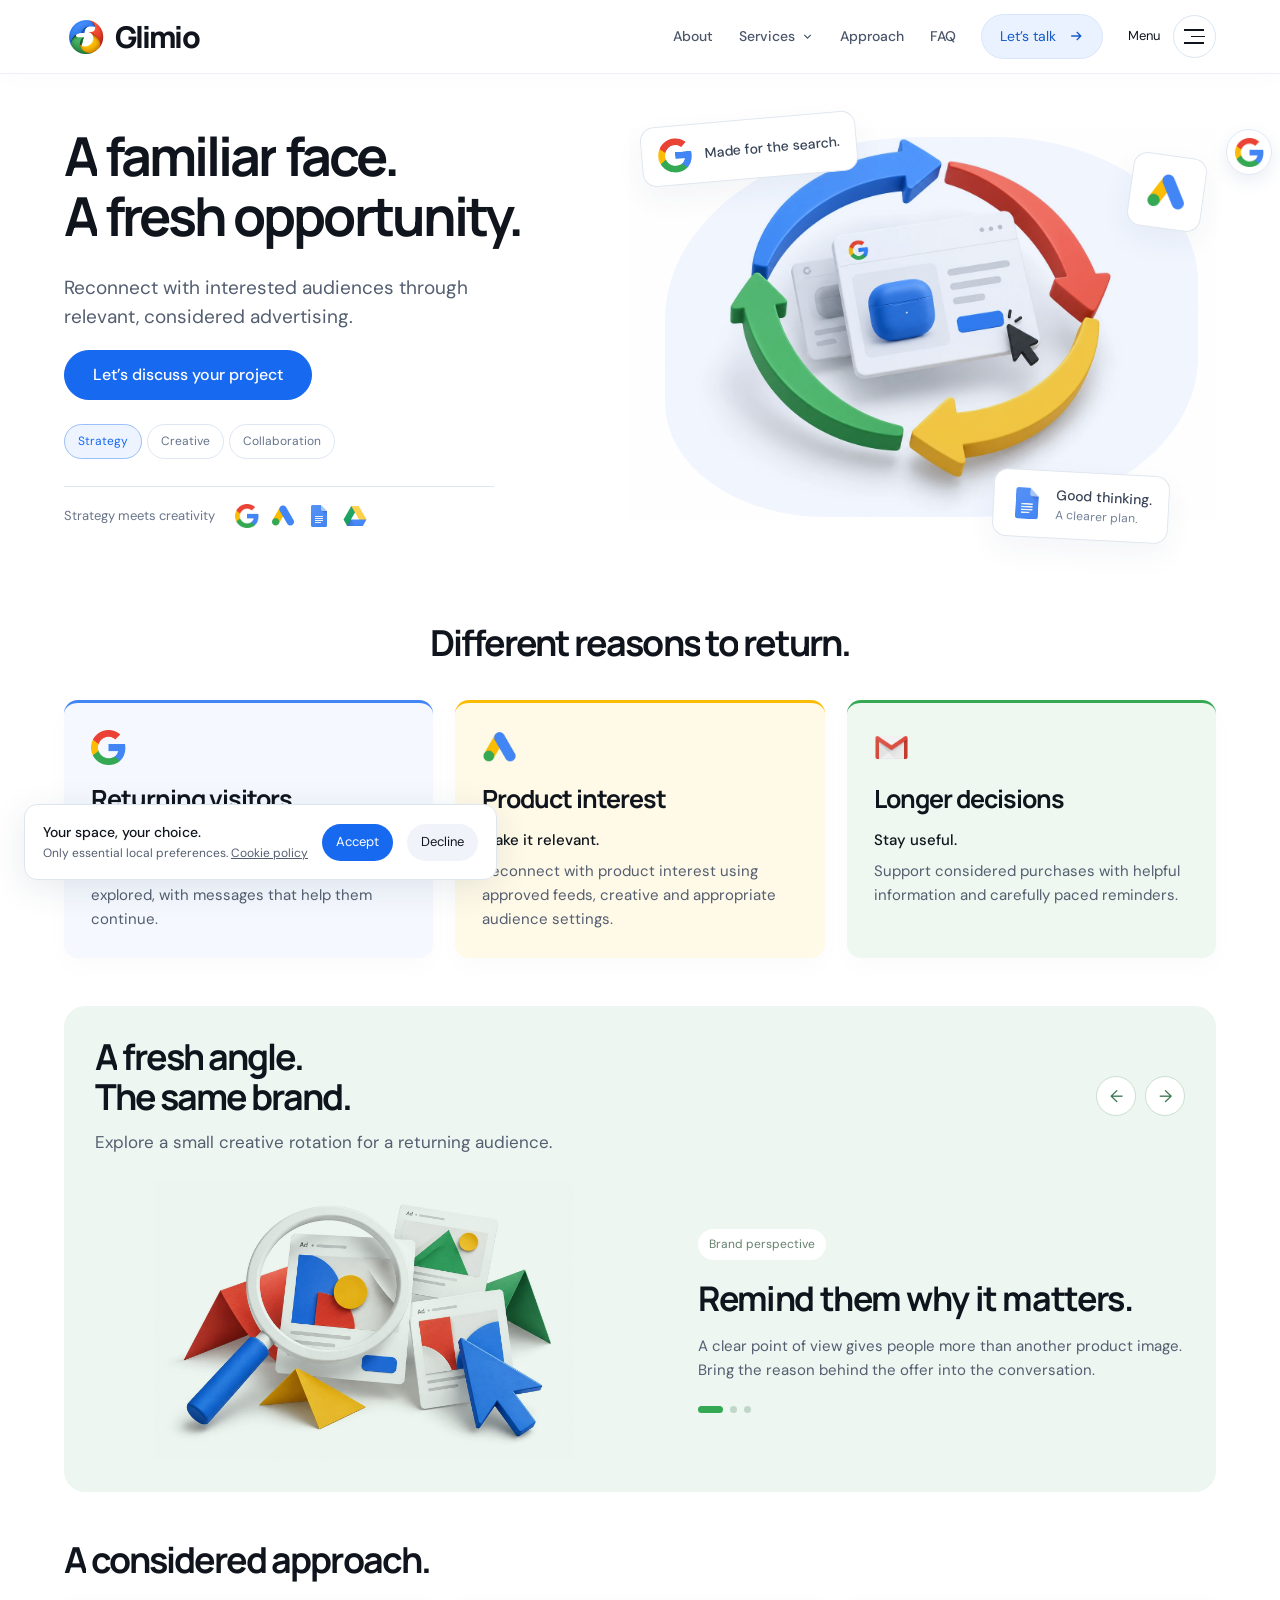
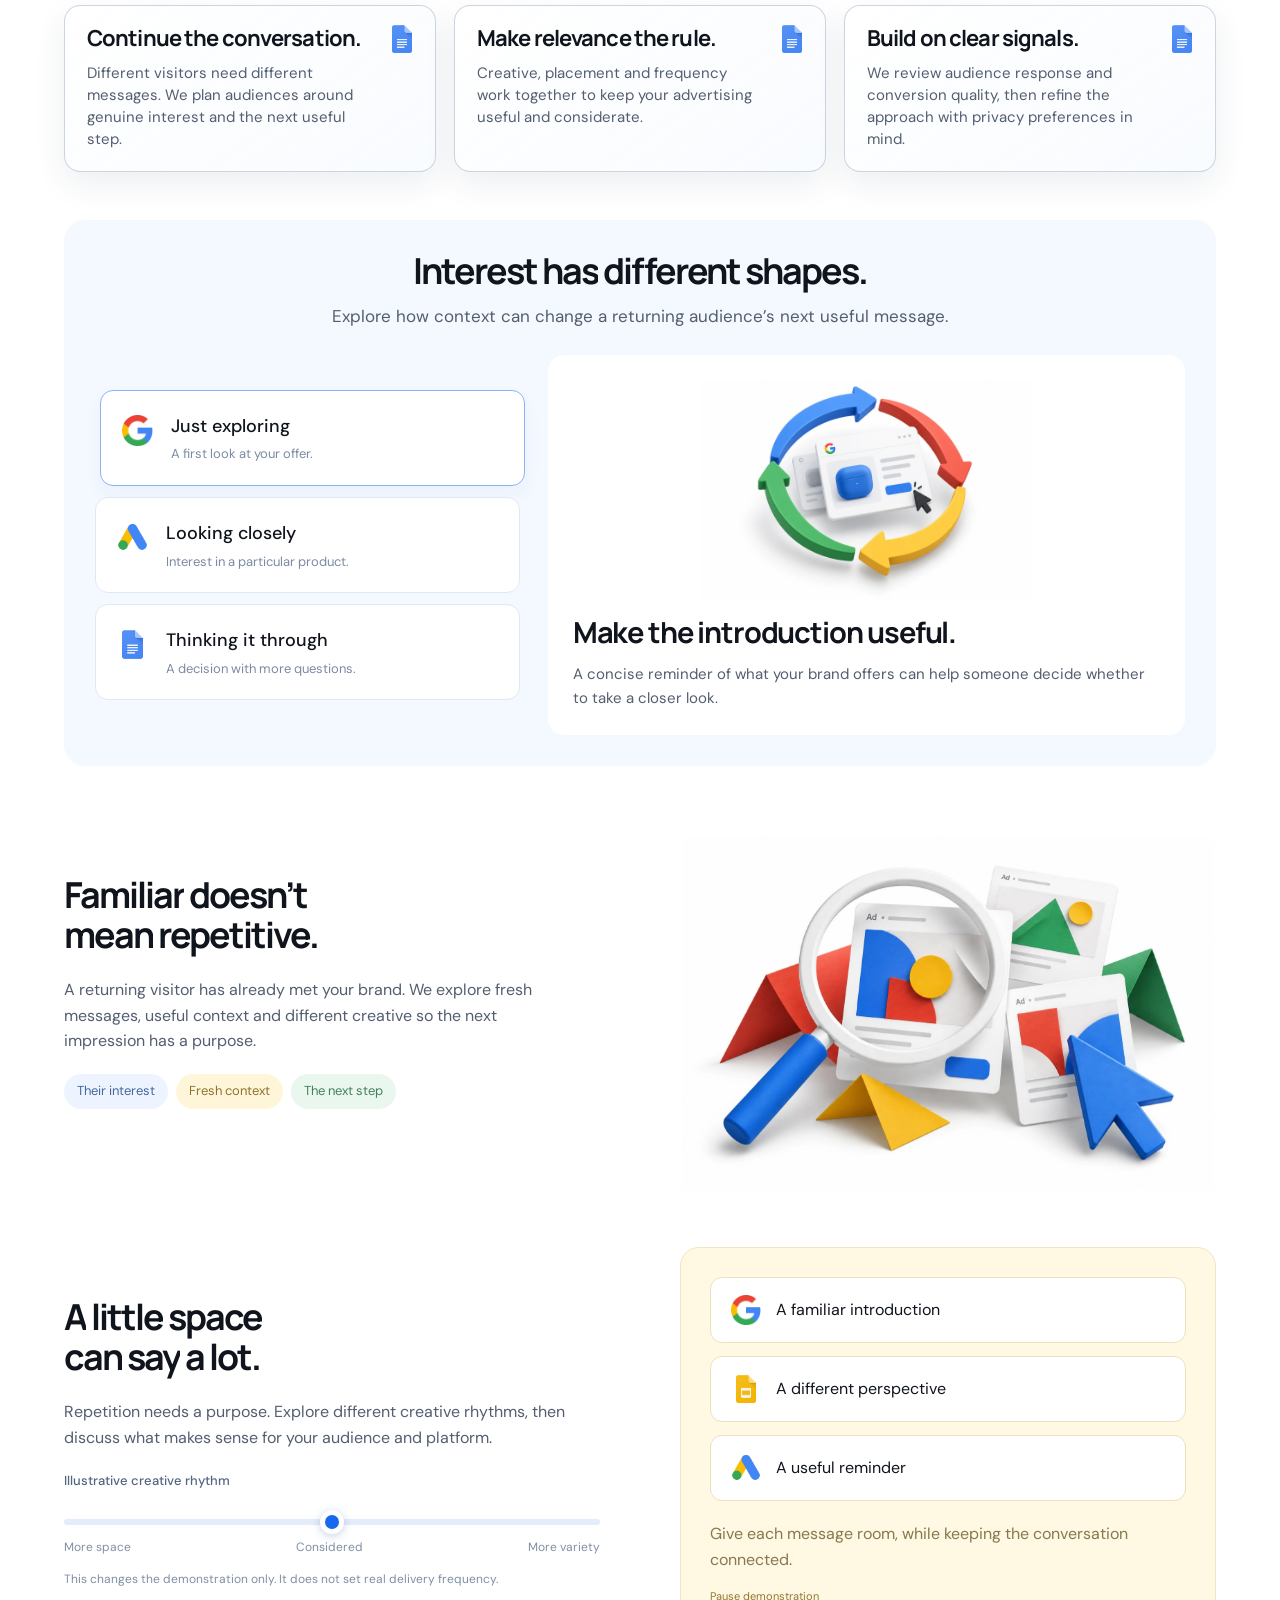
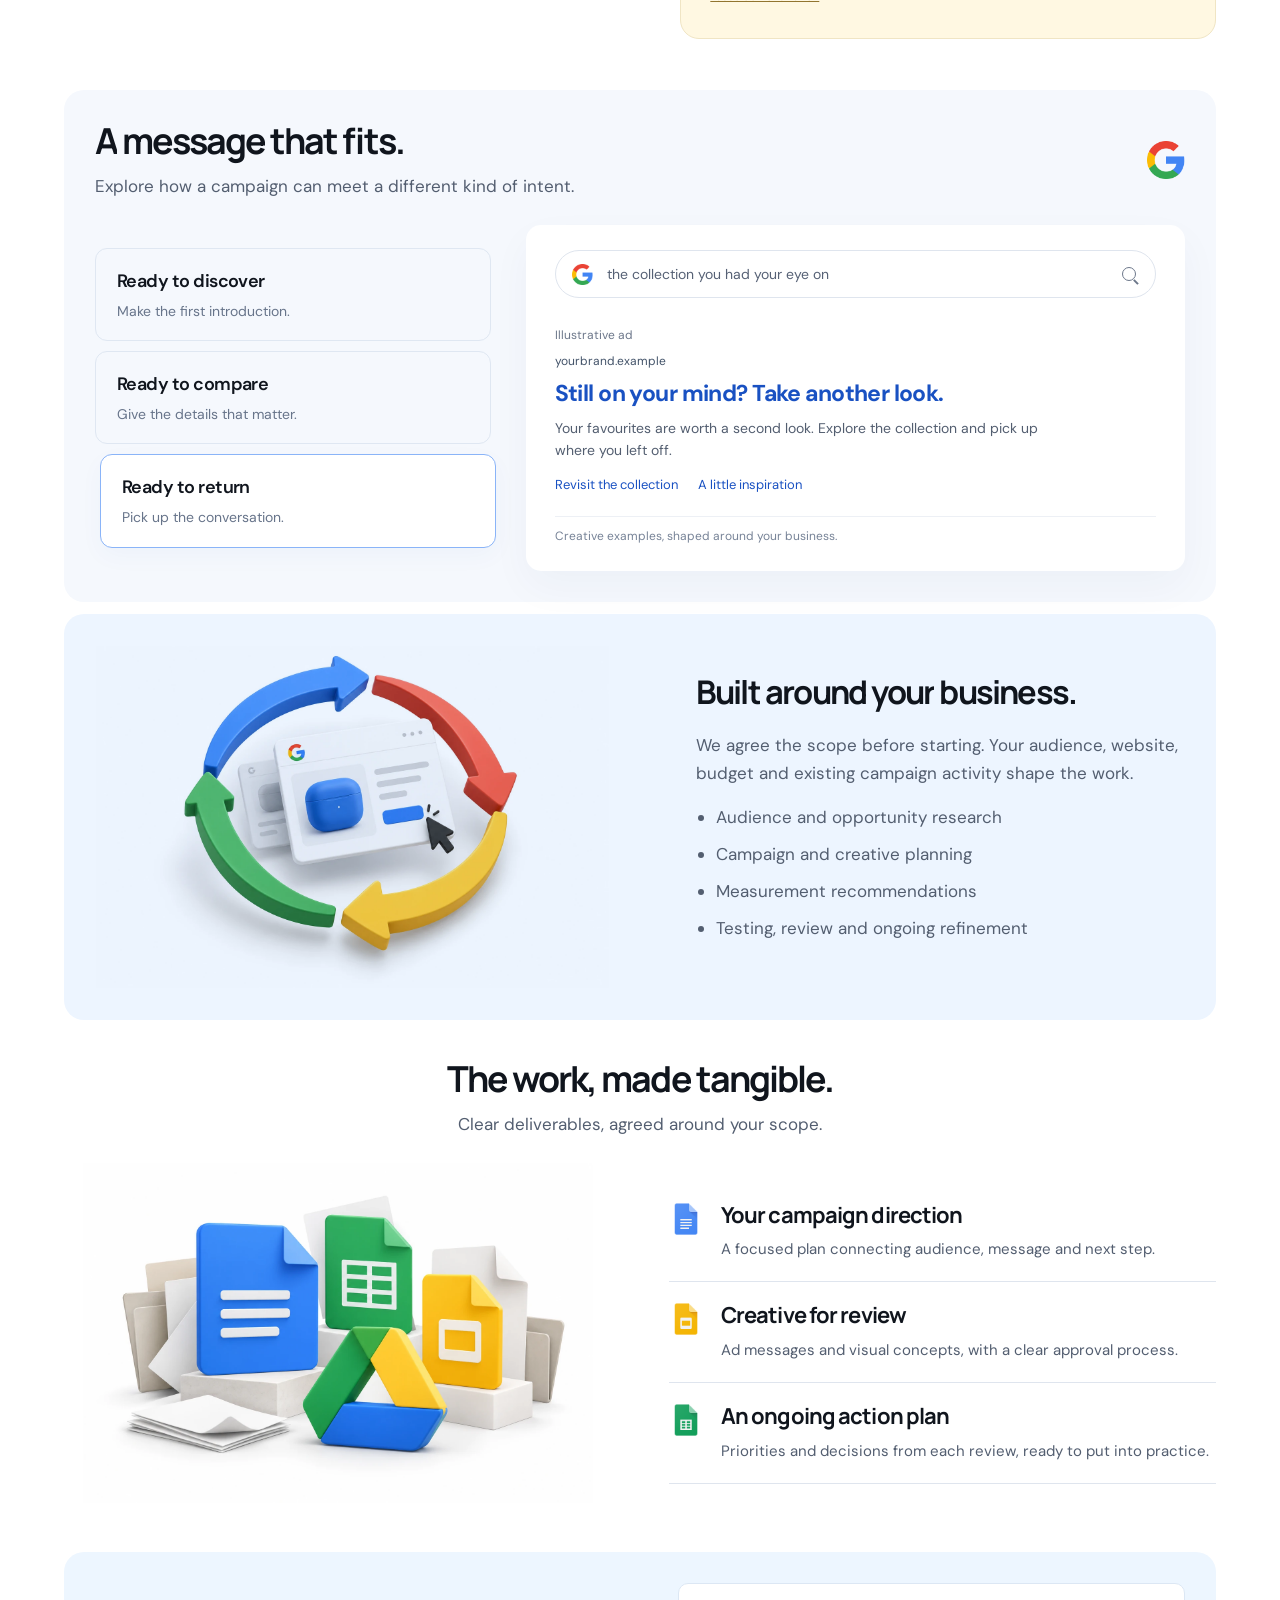
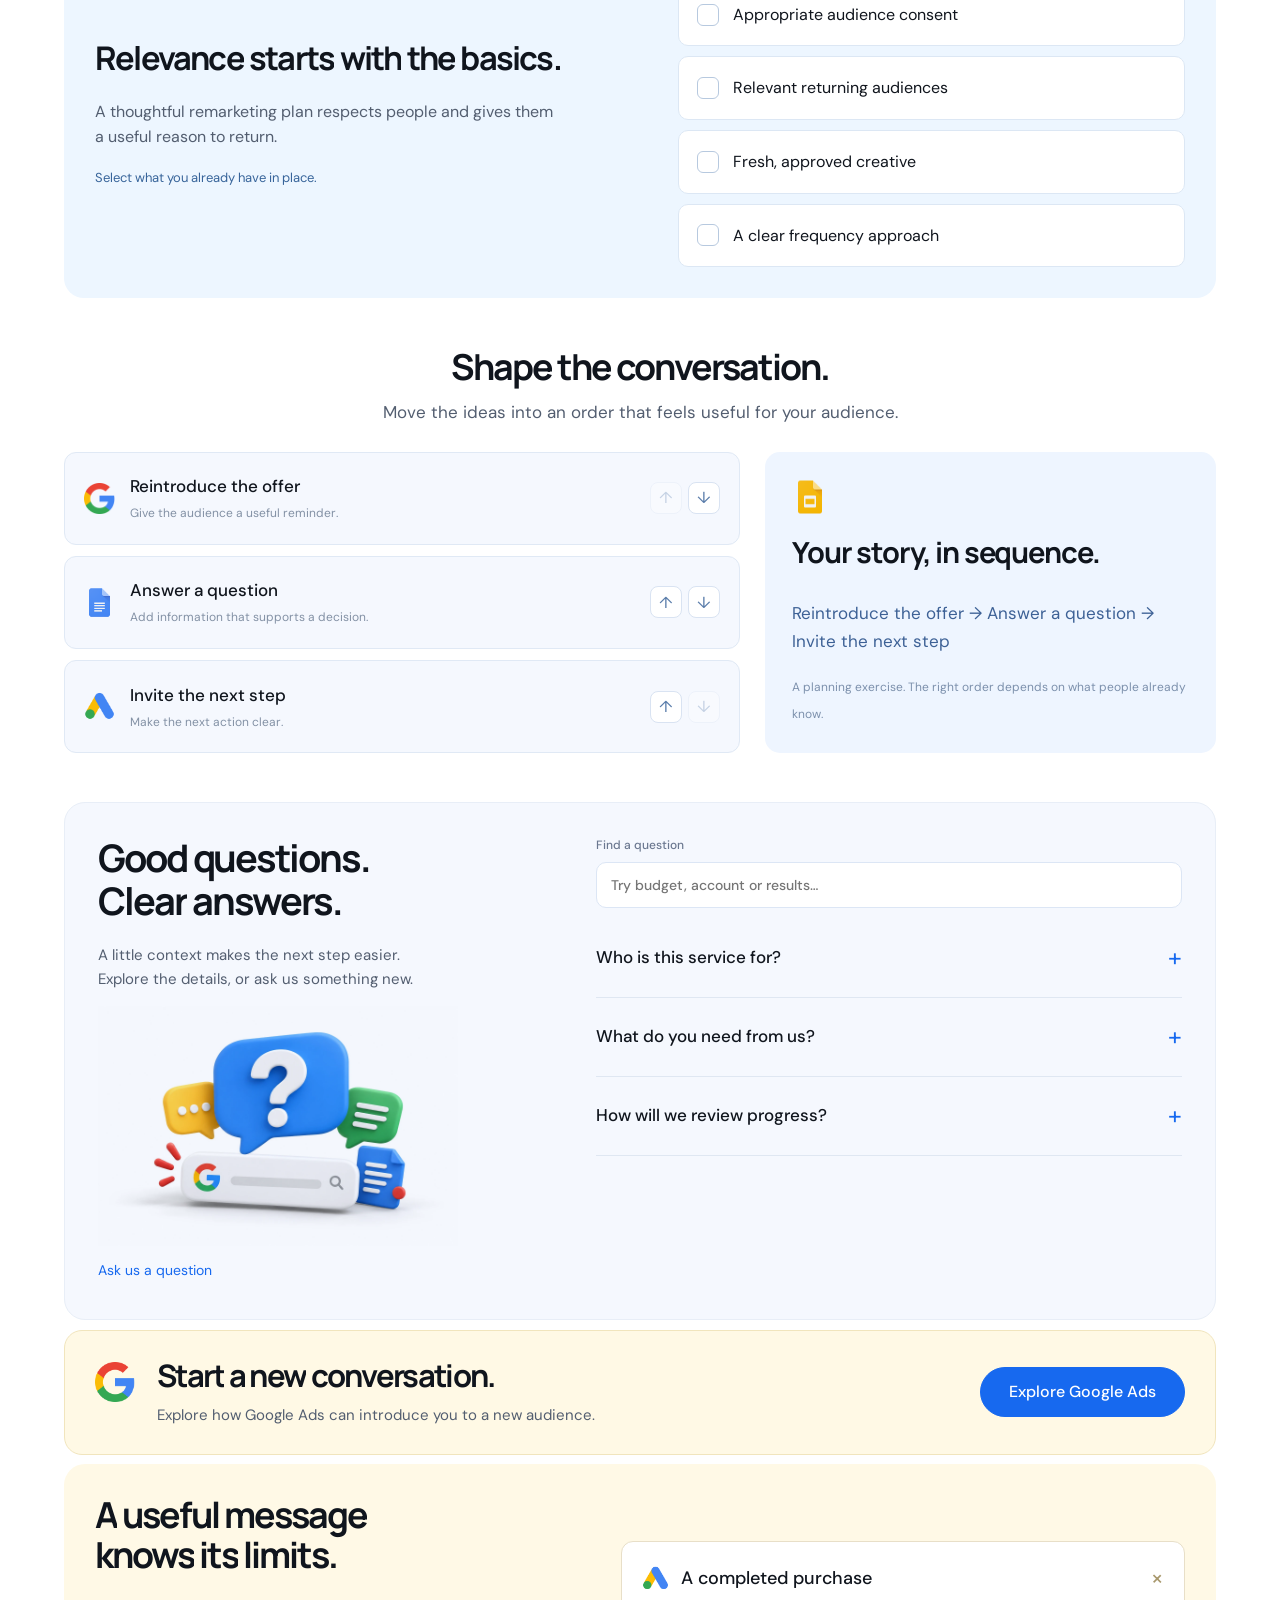
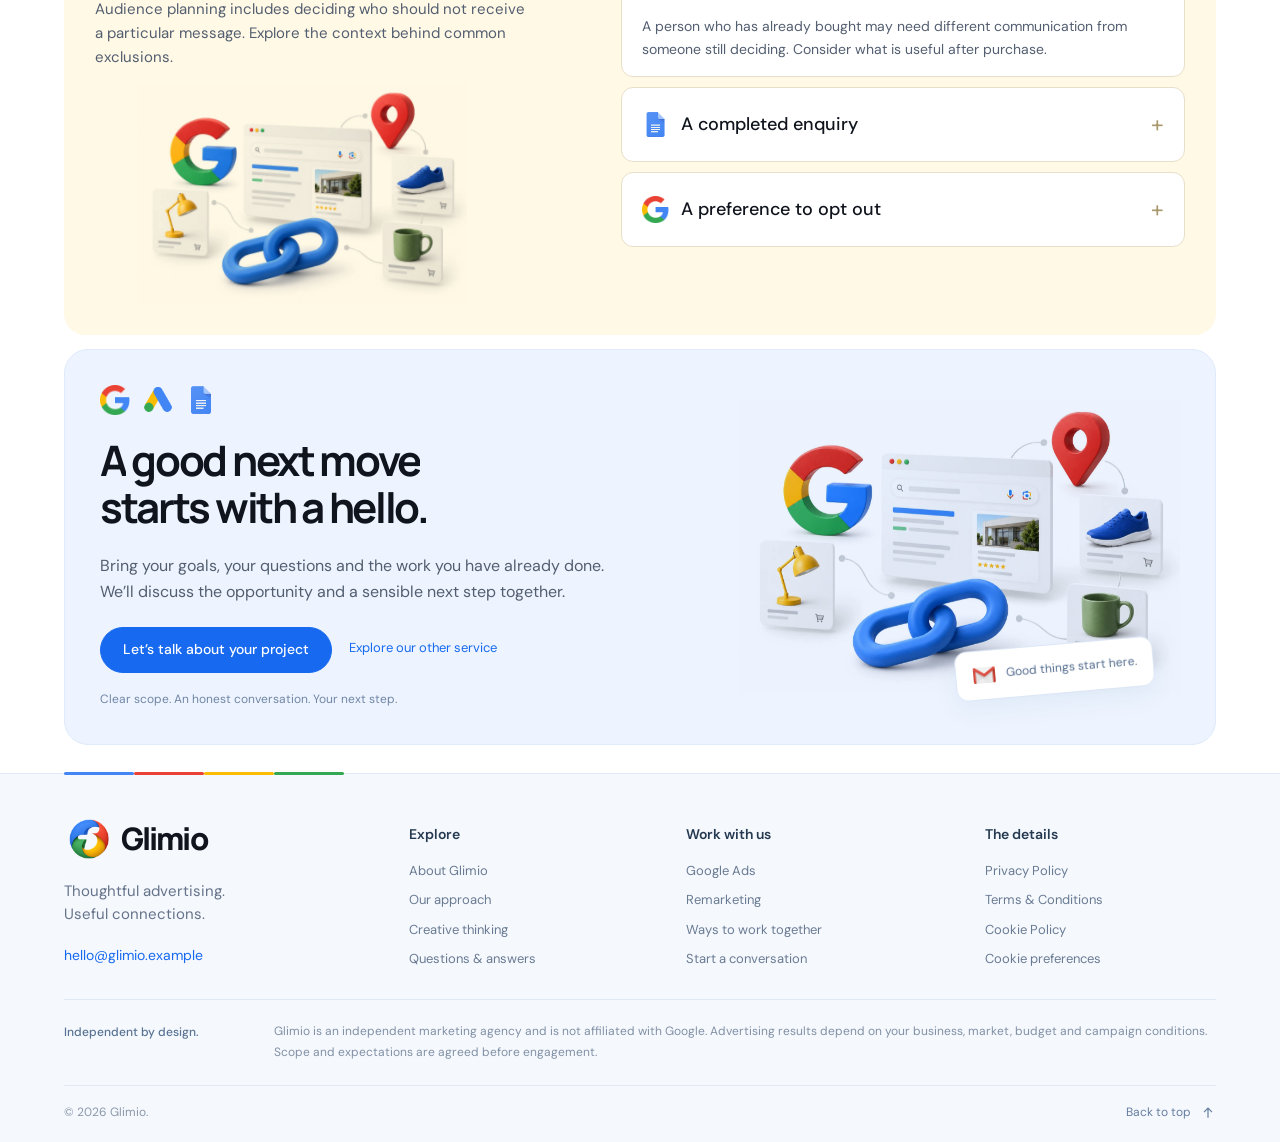
<file: remarketing.html>
<!doctype html>
<html lang="en">

<head>
    <meta charset="utf-8">
    <meta name="viewport" content="width=device-width,initial-scale=1">
    <meta name="description" content="Independent Google Ads strategy, campaign management and remarketing from Forma." data-config-attr="content" data-config-attr-template="Independent Google Ads strategy, campaign management and remarketing from {companyName}.">
    <title>Forma — Google Ads Studio</title>
    <link rel="icon" type="image/png" sizes="64x64" href="assets/favicon.png">
    <link rel="stylesheet" href="assets/css/style.css">
    <link rel="stylesheet" href="assets/css/finish.css">
    <script src="config/config.js" defer></script>
    <script src="assets/js/app.js" defer></script>
    <script src="assets/js/finish.js" defer></script>
    <script src="assets/js/motion.js" defer></script>
    <script src="assets/js/studio.js" defer></script>
</head>

<body id="top" data-page="remarketing">
    <header><a class="brand" href="index.html" aria-label="Home"><img data-logo src="assets/logo.png" alt="" width="32"
                height="32"><span data-config="companyShortName">forma</span></a>
        <div class="header-nav" role="navigation" aria-label="Quick navigation"><a href="index.html#about">About</a>
            <details class="header-services">
                <summary>Services<svg viewBox="0 0 16 16" width="13" height="13" aria-hidden="true">
                        <path d="m4 6 4 4 4-4" fill="none" stroke="currentColor" stroke-width="1.5" />
                    </svg></summary>
                <div><a href="google-ads.html"><img class="product-icon" src="assets/icons/ads.png" width="48"
                            height="48" alt="Google Ads" loading="lazy">Google Ads</a><a href="remarketing.html"><img
                            class="product-icon" src="assets/icons/google.png" width="48" height="48" alt="Google "
                            loading="lazy">Remarketing</a></div>
            </details><a href="index.html#approach">Approach</a><a href="index.html#faq">FAQ</a>
        </div><a class="header-cta" href="index.html#contact"><span data-config="primaryCTA">Let’s talk</span><svg viewBox="0 0 20 20" width="16" height="16"
                aria-hidden="true">
                <path d="M4 10h12m-5-5 5 5-5 5" fill="none" stroke="currentColor" stroke-width="1.6" />
            </svg></a><button class="menu-toggle" aria-expanded="false"
            aria-controls="navigation"><span>Menu</span><i><span></span><span></span><span></span></i></button>
    </header>
    <nav id="navigation" aria-label="Main navigation" hidden>
        <div class="menu-inner"><a href="index.html#about"><img class="menu-link-icon" src="assets/icons/google.png"
                    width="28" height="28" alt="" loading="lazy">About us</a><a href="index.html#services"><img
                    class="menu-link-icon" src="assets/icons/ads.png" width="28" height="28" alt=""
                    loading="lazy">Our services</a><a href="index.html#approach"><img class="menu-link-icon"
                    src="assets/icons/analytics.png" width="28" height="28" alt="" loading="lazy">Our approach</a><a
                href="index.html#pricing"><img class="menu-link-icon" src="assets/icons/sheets.png" width="28"
                    height="28" alt="" loading="lazy">Work with us</a><a href="index.html#faq"><img
                    class="menu-link-icon" src="assets/icons/docs.png" width="28" height="28" alt=""
                    loading="lazy">Questions & answers</a><a href="index.html#contact"><img class="menu-link-icon"
                    src="assets/icons/gmail.png" width="28" height="28" alt="" loading="lazy"><span data-config="primaryCTA">Let’s talk</span></a>
            <div class="menu-services"><a href="google-ads.html">Google Ads</a><a
                    href="remarketing.html">Remarketing</a></div>
            <aside class="menu-feature">
                <div class="menu-product-line"><img class="product-icon" src="assets/icons/calendar.png" width="48"
                        height="48" alt="Google Calendar" loading="lazy"><img class="product-icon"
                        src="assets/icons/meet.png" width="48" height="48" alt="Google Meet" loading="lazy"><img
                        class="product-icon " src="assets/icons/google.png" width="48" height="48" alt="Google "
                        loading="lazy"><img class="product-icon " src="assets/icons/ads.png" width="48" height="48"
                        alt="Google Ads" loading="lazy"><img class="product-icon " src="assets/icons/docs.png"
                        width="48" height="48" alt="Google Docs" loading="lazy"><img class="product-icon "
                        src="assets/icons/drive.png" width="48" height="48" alt="Google Drive" loading="lazy"></div>
                <p>Good thinking.<br><em>Better connections.</em></p><img class="" src="assets/images/creative.webp"
                    width="1200" height="800" alt="Search creative illustration" loading="lazy"><a class="menu-email"
                    data-email href="#"></a>
            </aside>
        </div>
    </nav>
    <main>
        <section class="hero service-hero">
            <div class="hero-copy">
                <h1>A familiar face.<br>A fresh opportunity.</h1>
                <p class="lead">Reconnect with interested audiences through relevant, considered advertising.</p><a
                    class="button " href="index.html#contact">Let’s discuss your project</a>
                <div class="hero-stages" role="group" aria-label="Explore our approach"><button
                        data-hero-art="remarketing" class="active" aria-pressed="true">Strategy</button><button
                        data-hero-art="creative" aria-pressed="false">Creative</button><button data-hero-art="workspace"
                        aria-pressed="false">Collaboration</button></div>
                <div class="hero-toolstrip"><span>Strategy meets creativity</span>
                    <div><img class="product-icon " src="assets/icons/google.png" width="48" height="48" alt="Google "
                            loading="lazy"><img class="product-icon " src="assets/icons/ads.png" width="48" height="48"
                            alt="Google Ads" loading="lazy"><img class="product-icon " src="assets/icons/docs.png"
                            width="48" height="48" alt="Google Docs" loading="lazy"><img class="product-icon "
                            src="assets/icons/drive.png" width="48" height="48" alt="Google Drive" loading="lazy"></div>
                </div>
            </div>
            <div class="hero-art">
                <div class="hero-visual"><img class="" src="assets/images/remarketing.webp"
                        alt="A familiar face. A fresh opportunity." width="1200" height="800" fetchpriority="high">
                </div>
                <div class="hero-float float-google"><img class="product-icon " src="assets/icons/google.png" width="48"
                        height="48" alt="Google " loading="lazy"><span>Made for the search.</span></div>
                <div class="hero-float float-ads"><img class="product-icon " src="assets/icons/ads.png" width="48"
                        height="48" alt="Google Ads" loading="lazy"></div>
                <div class="hero-float float-docs"><img class="product-icon " src="assets/icons/docs.png" width="48"
                        height="48" alt="Google Docs" loading="lazy"><span>Good thinking.<small>A clearer
                            plan.</small></span></div>
            </div>
        </section>
        <section class="section service-mix">
            <div class="section-heading reveal">
                <h2>Different reasons to return.</h2>
            </div>
            <div class="mix-grid">
                <article class="mix-card reveal"><img class="product-icon " src="assets/icons/google.png" width="48"
                        height="48" alt="Google " loading="lazy">
                    <h3>Returning visitors</h3><strong>Keep the context.</strong>
                    <p>Build on what someone has already explored, with messages that help them continue.</p>
                </article>
                <article class="mix-card reveal"><img class="product-icon " src="assets/icons/ads.png" width="48"
                        height="48" alt="Google Ads" loading="lazy">
                    <h3>Product interest</h3><strong>Make it relevant.</strong>
                    <p>Reconnect with product interest using approved feeds, creative and appropriate audience settings.
                    </p>
                </article>
                <article class="mix-card reveal"><img class="product-icon " src="assets/icons/gmail.png" width="48"
                        height="48" alt="Google Gmail" loading="lazy">
                    <h3>Longer decisions</h3><strong>Stay useful.</strong>
                    <p>Support considered purchases with helpful information and carefully paced reminders.</p>
                </article>
            </div>
        </section>
        <section class="section rotation-room" data-rotation-room>
            <div class="section-heading inline reveal">
                <div>
                    <h2>A fresh angle.<br>The same brand.</h2>
                    <p>Explore a small creative rotation for a returning audience.</p>
                </div>
                <div class="rotation-controls"><button data-rotate="-1" aria-label="Previous creative">←</button><button
                        data-rotate="1" aria-label="Next creative">→</button></div>
            </div>
            <div class="rotation-layout">
                <div class="rotation-image"><img src="assets/images/creative.webp" alt="Creative rotation example"
                        width="1200" height="800" loading="lazy"></div>
                <div class="rotation-copy" aria-live="polite"><span class="rotation-tag" data-rotation-tag>Brand
                        perspective</span>
                    <h3 data-rotation-title>Remind them why it matters.</h3>
                    <p data-rotation-copy>A clear point of view gives people more than another product image. Bring the
                        reason behind the offer into the conversation.</p>
                    <div class="rotation-dots" aria-hidden="true"><i class="active"></i><i></i><i></i></div>
                </div>
            </div>
        </section>
        <section class="section" id="included">
            <div class="section-heading">
                <h2>A considered approach.</h2>
            </div>
            <div class="included-grid service-included">
                <article class="reveal"><img class="product-icon" src="assets/icons/docs.png" width="48" height="48"
                        alt="Google Docs" loading="lazy">
                    <h3>Continue the conversation.</h3>
                    <p>Different visitors need different messages. We plan audiences around genuine interest and the
                        next useful step.</p>
                </article>
                <article class="reveal"><img class="product-icon" src="assets/icons/docs.png" width="48" height="48"
                        alt="Google Docs" loading="lazy">
                    <h3>Make relevance the rule.</h3>
                    <p>Creative, placement and frequency work together to keep your advertising useful and considerate.
                    </p>
                </article>
                <article class="reveal"><img class="product-icon" src="assets/icons/docs.png" width="48" height="48"
                        alt="Google Docs" loading="lazy">
                    <h3>Build on clear signals.</h3>
                    <p>We review audience response and conversion quality, then refine the approach with privacy
                        preferences in mind.</p>
                </article>
            </div>
        </section>
        <section class="section audience-room" data-audience-room>
            <div class="section-heading reveal">
                <h2>Interest has different shapes.</h2>
                <p>Explore how context can change a returning audience’s next useful message.</p>
            </div>
            <div class="audience-room-layout">
                <div class="audience-switches" role="group"><button data-audience="0" aria-pressed="true"
                        class="selected"><img class="product-icon" src="assets/icons/google.png" width="48" height="48"
                            alt="Google " loading="lazy"><strong>Just exploring</strong><small>A first look at your
                            offer.</small></button><button data-audience="1" aria-pressed="false" class=""><img
                            class="product-icon" src="assets/icons/ads.png" width="48" height="48" alt="Google Ads"
                            loading="lazy"><strong>Looking closely</strong><small>Interest in a particular
                            product.</small></button><button data-audience="2" aria-pressed="false" class=""><img
                            class="product-icon" src="assets/icons/docs.png" width="48" height="48" alt="Google Docs"
                            loading="lazy"><strong>Thinking it through</strong><small>A decision with more
                            questions.</small></button></div>
                <div class="audience-message"><img src="assets/images/remarketing.webp"
                        alt="Returning audience creative" width="1200" height="800" loading="lazy">
                    <div aria-live="polite">
                        <h3 data-audience-title>Make the introduction useful.</h3>
                        <p data-audience-copy>A concise reminder of what your brand offers can help someone decide
                            whether to take a closer look.</p>
                    </div>
                </div>
            </div>
        </section>
        <section class="section story-section">
            <div class="story-copy reveal">
                <h2>Familiar doesn’t<br>mean repetitive.</h2>
                <p>A returning visitor has already met your brand. We explore fresh messages, useful context and
                    different creative so the next impression has a purpose.</p>
                <div class="journey-pills"><span>Their interest</span><span>Fresh context</span><span>The next
                        step</span></div>
            </div>
            <div class="story-art" data-parallax><img class="" src="assets/images/creative.webp" width="1200"
                    height="800" alt="Illustrated campaign journey" loading="lazy"></div>
        </section>
        <section class="section pace-studio" data-pace-studio>
            <div>
                <h2>A little space<br>can say a lot.</h2>
                <p>Repetition needs a purpose. Explore different creative rhythms, then discuss what makes sense for
                    your audience and platform.</p><label class="studio-label" for="creative-pace">Illustrative creative
                    rhythm</label><input id="creative-pace" data-pace type="range" min="0" max="2" value="1" step="1"
                    aria-valuetext="Considered rhythm">
                <div class="pace-labels"><span>More space</span><span>Considered</span><span>More variety</span></div>
                <p class="studio-note">This changes the demonstration only. It does not set real delivery frequency.</p>
            </div>
            <div class="pace-demo">
                <div class="pace-stage">
                    <div class="pace-item" style="--pace-order:0"><img class="product-icon"
                            src="assets/icons/google.png" width="48" height="48" alt="Google " loading="lazy"><span>A
                            familiar introduction</span></div>
                    <div class="pace-item" style="--pace-order:1"><img class="product-icon"
                            src="assets/icons/slides.png" width="48" height="48" alt="Google Slides"
                            loading="lazy"><span>A different perspective</span></div>
                    <div class="pace-item" style="--pace-order:2"><img class="product-icon" src="assets/icons/ads.png"
                            width="48" height="48" alt="Google Ads" loading="lazy"><span>A useful reminder</span></div>
                </div>
                <p data-pace-description aria-live="polite">Give each message room, while keeping the conversation
                    connected.</p>
            </div>
        </section>
        <section class="section workshop" id="remarketing-workshop" data-workshop="return">
            <div class="section-heading inline reveal">
                <div>
                    <h2>A message that fits.</h2>
                    <p>Explore how a campaign can meet a different kind of intent.</p>
                </div><img class="product-icon " src="assets/icons/google.png" width="48" height="48" alt="Google "
                    loading="lazy">
            </div>
            <div class="workshop-grid">
                <div class="intent-options" role="group" aria-label="Choose a campaign example"><button
                        class="intent active" data-intent="0" aria-pressed="true"><span>Ready to
                            discover</span><small>Make the first introduction.</small></button><button class="intent"
                        data-intent="1" aria-pressed="false"><span>Ready to compare</span><small>Give the details that
                            matter.</small></button><button class="intent" data-intent="2"
                        aria-pressed="false"><span>Ready to return</span><small>Pick up the
                            conversation.</small></button></div>
                <div class="search-demo">
                    <div class="demo-search"><img class="product-icon " src="assets/icons/google.png" width="48"
                            height="48" alt="Google " loading="lazy"><span class="demo-query">thoughtful everyday
                            essentials</span><span class="search-lens" aria-hidden="true"></span></div>
                    <div class="ad-example"><span class="example-label">Illustrative ad</span>
                        <div class="example-url">yourbrand.example</div>
                        <h3 class="demo-title">Meet your new everyday favourites.</h3>
                        <p class="demo-description">Considered essentials, made for the way you live. Find something
                            that feels like you.</p>
                        <div class="demo-sitelinks"><span>Explore the collection</span><span>Our approach</span></div>
                    </div>
                    <div class="example-note">Creative examples, shaped around your business.</div>
                </div>
            </div>
        </section>
        <section class="section split blue-panel">
            <div class="art"><img class="" src="assets/images/remarketing.webp" alt="Campaign creative" width="1200"
                    height="800" loading="lazy"></div>
            <div class="copy">
                <h2>Built around your business.</h2>
                <p>We agree the scope before starting. Your audience, website, budget and existing campaign activity
                    shape the work.</p>
                <ul class="clean-list">
                    <li>Audience and opportunity research</li>
                    <li>Campaign and creative planning</li>
                    <li>Measurement recommendations</li>
                    <li>Testing, review and ongoing refinement</li>
                </ul>
            </div>
        </section>
        <section class="section service-deliverables">
            <div class="section-heading reveal">
                <h2>The work, made tangible.</h2>
                <p>Clear deliverables, agreed around your scope.</p>
            </div>
            <div class="deliverable-layout">
                <div class="deliverable-visual"><img class="" src="assets/images/workspace.webp" width="1200"
                        height="800" alt="Campaign documents and shared planning" loading="lazy"></div>
                <div class="deliverable-items">
                    <article class="reveal"><img class="product-icon " src="assets/icons/docs.png" width="48"
                            height="48" alt="Google Docs" loading="lazy">
                        <div>
                            <h3>Your campaign direction</h3>
                            <p>A focused plan connecting audience, message and next step.</p>
                        </div>
                    </article>
                    <article class="reveal"><img class="product-icon " src="assets/icons/slides.png" width="48"
                            height="48" alt="Google Slides" loading="lazy">
                        <div>
                            <h3>Creative for review</h3>
                            <p>Ad messages and visual concepts, with a clear approval process.</p>
                        </div>
                    </article>
                    <article class="reveal"><img class="product-icon " src="assets/icons/sheets.png" width="48"
                            height="48" alt="Google Sheets" loading="lazy">
                        <div>
                            <h3>An ongoing action plan</h3>
                            <p>Priorities and decisions from each review, ready to put into practice.</p>
                        </div>
                    </article>
                </div>
            </div>
        </section>
        <section class="section readiness" data-readiness>
            <div class="reveal">
                <h2>Relevance starts with the basics.</h2>
                <p>A thoughtful remarketing plan respects people and gives them a useful reason to return.</p>
                <p class="readiness-result" aria-live="polite">Select what you already have in place.</p>
            </div>
            <div class="readiness-list"><label><input type="checkbox"><span
                        class="check-visual"></span><span>Appropriate audience consent</span></label><label><input
                        type="checkbox"><span class="check-visual"></span><span>Relevant returning
                        audiences</span></label><label><input type="checkbox"><span
                        class="check-visual"></span><span>Fresh, approved creative</span></label><label><input
                        type="checkbox"><span class="check-visual"></span><span>A clear frequency
                        approach</span></label></div>
        </section>
        <section class="section story-order" data-story-order>
            <div class="section-heading reveal">
                <h2>Shape the conversation.</h2>
                <p>Move the ideas into an order that feels useful for your audience.</p>
            </div>
            <div class="story-order-layout">
                <div class="story-order-list">
                    <article class="order-card" data-order-name="Reintroduce the offer">
                        <div><img class="product-icon" src="assets/icons/google.png" width="48" height="48"
                                alt="Google " loading="lazy"><span><strong>Reintroduce the offer</strong><small>Give the
                                    audience a useful reminder.</small></span></div>
                        <div class="order-controls"><button data-move="-1"
                                aria-label="Move Reintroduce the offer earlier">↑</button><button data-move="1"
                                aria-label="Move Reintroduce the offer later">↓</button></div>
                    </article>
                    <article class="order-card" data-order-name="Answer a question">
                        <div><img class="product-icon" src="assets/icons/docs.png" width="48" height="48"
                                alt="Google Docs" loading="lazy"><span><strong>Answer a question</strong><small>Add
                                    information that supports a decision.</small></span></div>
                        <div class="order-controls"><button data-move="-1"
                                aria-label="Move Answer a question earlier">↑</button><button data-move="1"
                                aria-label="Move Answer a question later">↓</button></div>
                    </article>
                    <article class="order-card" data-order-name="Invite the next step">
                        <div><img class="product-icon" src="assets/icons/ads.png" width="48" height="48"
                                alt="Google Ads" loading="lazy"><span><strong>Invite the next step</strong><small>Make
                                    the next action clear.</small></span></div>
                        <div class="order-controls"><button data-move="-1"
                                aria-label="Move Invite the next step earlier">↑</button><button data-move="1"
                                aria-label="Move Invite the next step later">↓</button></div>
                    </article>
                </div>
                <div class="order-summary"><img class="product-icon" src="assets/icons/slides.png" width="48"
                        height="48" alt="Google Slides" loading="lazy">
                    <h3>Your story, in sequence.</h3>
                    <p data-order-summary aria-live="polite">Reintroduce the offer → Answer a question → Invite the next
                        step</p><small>A planning exercise. The right order depends on what people already know.</small>
                </div>
            </div>
        </section>
        <section class="section faq-section">
            <div class="faq-aside">
                <h2>Good questions.<br>Clear answers.</h2>
                <p>A little context makes the next step easier. Explore the details, or ask us something new.</p>
                <div class="faq-art"><img src="assets/images/faq.webp"
                        alt="Google-style conversation and question illustration" width="1200" height="800"
                        loading="lazy"></div><a class="text-link" href="index.html#contact">Ask us a question</a>
            </div>
            <div class="faq-content"><label class="faq-search-label">Find a question<input class="faq-search"
                        type="search" placeholder="Try budget, account or results…"
                        aria-label="Filter frequently asked questions"></label>
                <div class="faq-list">
                    <details>
                        <summary>Who is this service for?<span>+</span></summary>
                        <p>Businesses with a clear offer and a website that helps visitors take the next step. We
                            discuss readiness and suitability before starting.</p>
                    </details>
                    <details>
                        <summary>What do you need from us?<span>+</span></summary>
                        <p>Business goals, relevant account access, approved brand assets and someone who can review
                            recommendations.</p>
                    </details>
                    <details>
                        <summary>How will we review progress?<span>+</span></summary>
                        <p>We agree meaningful measures at the outset and discuss progress through regular reviews. No
                            guaranteed outcomes or fixed performance promises.</p>
                    </details>
                </div>
                <p class="faq-empty" role="status" hidden>No matching question. Try another word or get in touch.</p>
            </div>
        </section>
        <section class="section service-bridge">
            <div><img class="product-icon " src="assets/icons/google.png" width="48" height="48" alt="Google "
                    loading="lazy">
                <h2>Start a new conversation.</h2>
                <p>Explore how Google Ads can introduce you to a new audience.</p>
            </div><a class="button" href="google-ads.html">Explore Google Ads</a>
        </section>
        <section class="section boundaries-room" data-boundaries-room>
            <div class="boundaries-copy reveal">
                <h2>A useful message<br>knows its limits.</h2>
                <p>Audience planning includes deciding who should not receive a particular message. Explore the context
                    behind common exclusions.</p><img src="assets/images/journey.webp" alt="Considered audience journey"
                    width="1200" height="800" loading="lazy">
            </div>
            <div class="boundary-options">
                <details open>
                    <summary><img class="product-icon" src="assets/icons/ads.png" width="48" height="48"
                            alt="Google Ads" loading="lazy"><span>A completed purchase</span><b>+</b></summary>
                    <p>A person who has already bought may need different communication from someone still deciding.
                        Consider what is useful after purchase.</p>
                </details>
                <details>
                    <summary><img class="product-icon" src="assets/icons/docs.png" width="48" height="48"
                            alt="Google Docs" loading="lazy"><span>A completed enquiry</span><b>+</b></summary>
                    <p>Avoid repeating a generic enquiry message when a conversation is already underway. Review the
                        audience context and agreed exclusions.</p>
                </details>
                <details>
                    <summary><img class="product-icon" src="assets/icons/google.png" width="48" height="48"
                            alt="Google " loading="lazy"><span>A preference to opt out</span><b>+</b></summary>
                    <p>Respect the consent and preference signals applicable to the audience and platform. A useful
                        campaign starts with appropriate access to its audience.</p>
                </details>
            </div>
        </section>
        <section class="section closing">
            <div class="closing-copy">
                <div class="closing-products"><img class="product-icon" src="assets/icons/google.png" width="48"
                        height="48" alt="Google " loading="lazy"><img class="product-icon" src="assets/icons/ads.png"
                        width="48" height="48" alt="Google Ads" loading="lazy"><img class="product-icon"
                        src="assets/icons/docs.png" width="48" height="48" alt="Google Docs" loading="lazy"></div>
                <h2>A good next move<br>starts with a hello.</h2>
                <p>Bring your goals, your questions and the work you have already done. We’ll discuss the opportunity
                    and a sensible next step together.</p>
                <div class="actions"><a class="button" href="index.html#contact">Let’s talk about your project</a><a
                        class="text-link" href="google-ads.html">Explore our other service</a></div><span
                    class="closing-note">Clear scope. An honest conversation. Your next step.</span>
            </div>
            <div class="closing-art"><img src="assets/images/journey.webp"
                    alt="Creative strategy for your next campaign" width="1200" height="800" loading="lazy"><span
                    class="closing-sticker"><img class="product-icon" src="assets/icons/gmail.png" width="48"
                        height="48" alt="Google Gmail" loading="lazy">Good things start here.</span></div>
        </section>
    </main>
    <footer class="site-footer">
        <div class="footer-main">
            <div class="footer-brand-column"><a class="brand" href="index.html"><img data-logo src="assets/logo.png"
                        width="44" height="44" alt=""><span data-config="companyShortName">forma</span></a>
                <p>Thoughtful advertising.<br>Useful connections.</p><a class="footer-email" data-email
                    href="#"></a>
            </div>
            <div class="footer-column">
                <h2>Explore</h2>
                <div role="navigation" aria-label="Explore the agency"><a href="index.html#about" data-config-template="About {companyName}">About Forma</a><a
                        href="index.html#approach">Our approach</a><a href="index.html#creative-library">Creative
                        thinking</a><a href="index.html#faq">Questions & answers</a></div>
            </div>
            <div class="footer-column">
                <h2>Work with us</h2>
                <div role="navigation" aria-label="Services"><a href="google-ads.html">Google Ads</a><a
                        href="remarketing.html">Remarketing</a><a href="index.html#pricing">Ways to work together</a><a
                        href="index.html#contact">Start a conversation</a></div>
            </div>
            <div class="footer-column">
                <h2>The details</h2>
                <div role="navigation" aria-label="Policies"><a href="privacy.html">Privacy Policy</a><a
                        href="terms.html">Terms & Conditions</a><a href="cookies.html">Cookie Policy</a><button
                        class="text-button" data-cookie-open>Cookie preferences</button></div>
            </div>
        </div>
        <div class="footer-disclaimer"><span>Independent by design.</span>
            <p data-config="disclaimer"></p>
        </div>
        <div class="footer-bottom">
            <p data-config="copyright"></p><a class="back-to-top" href="#top">Back to top<svg viewBox="0 0 20 20"
                    width="16" height="16" aria-hidden="true">
                    <path d="M10 16V4m-5 5 5-5 5 5" fill="none" stroke="currentColor" stroke-width="1.5" />
                </svg></a>
        </div>
    </footer>
    <aside class="cookie" aria-label="Cookie preferences" hidden>
        <p>Your space, your choice.<span>Only essential local preferences. <a href="cookies.html">Cookie
                    policy</a></span></p><button data-consent="accepted">Accept</button><button data-consent="rejected"
            class="quiet">Decline</button>
    </aside>
</body>

</html>
</file>
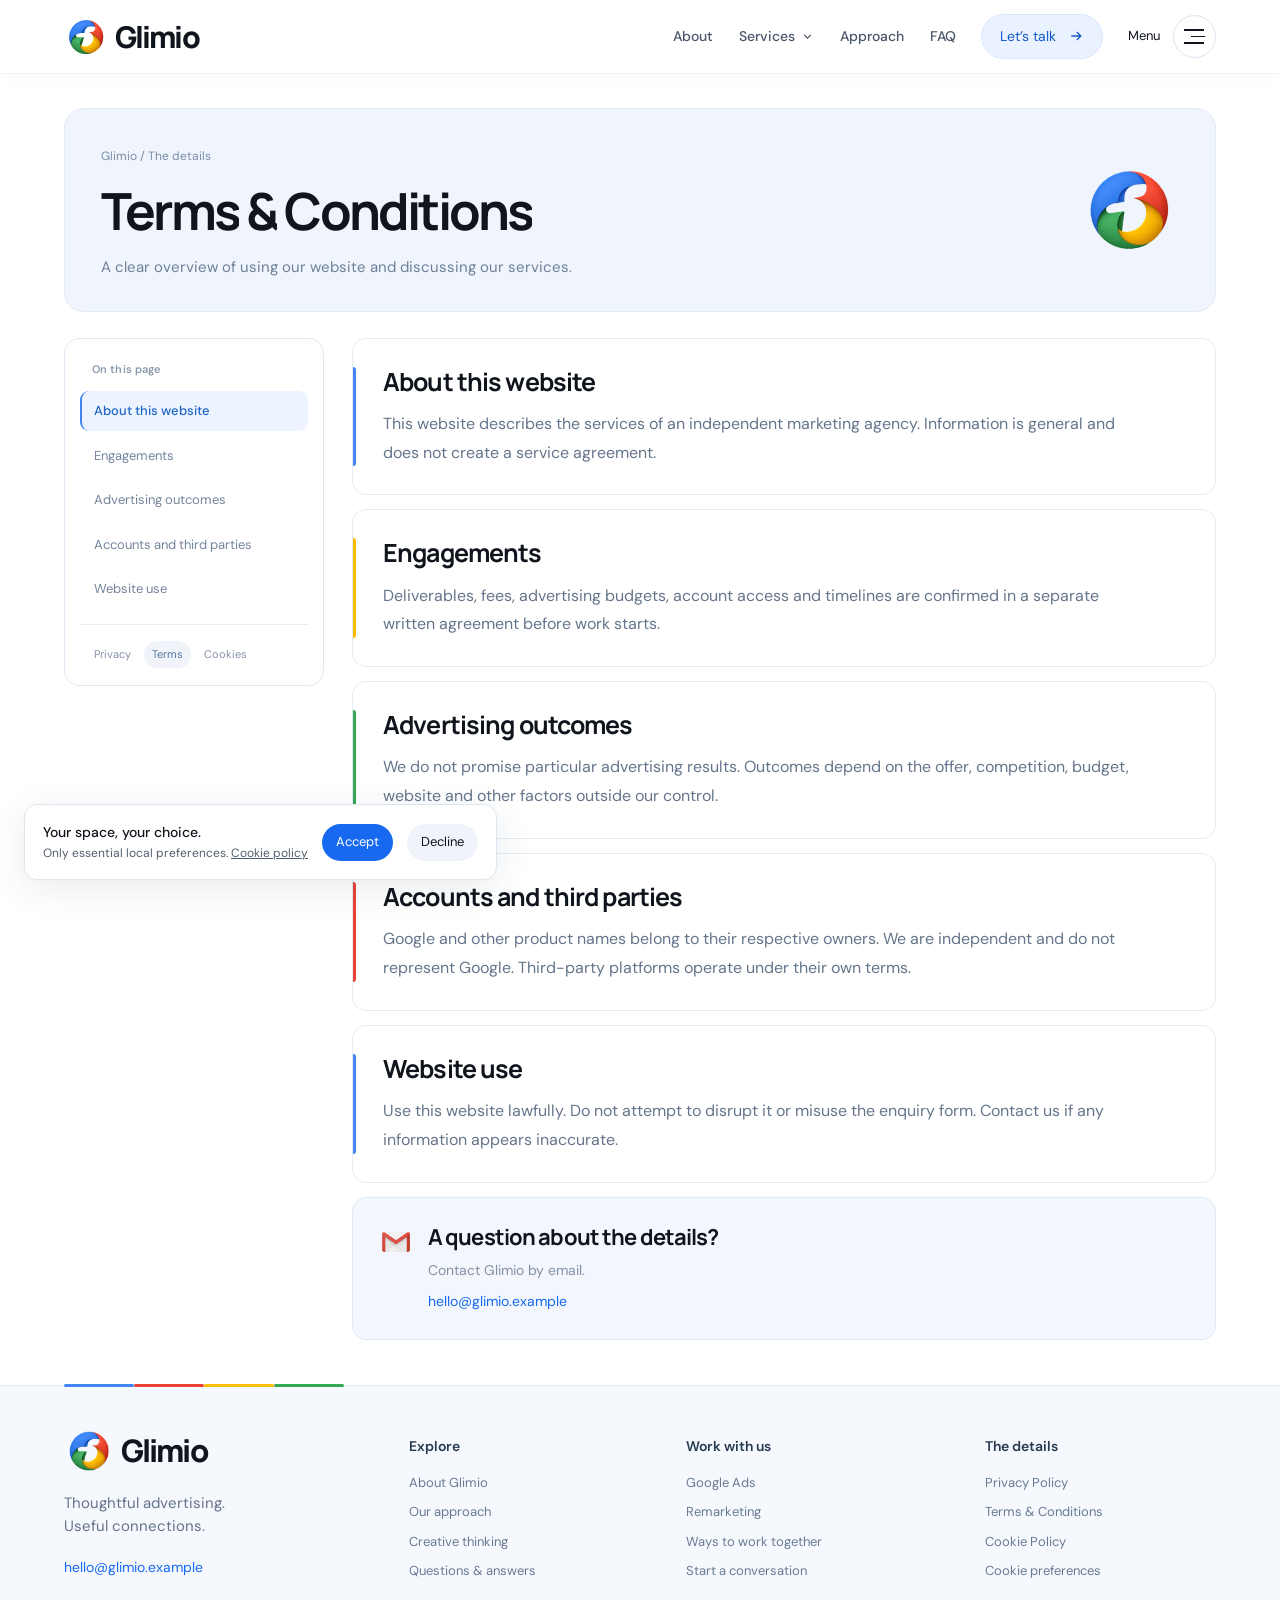
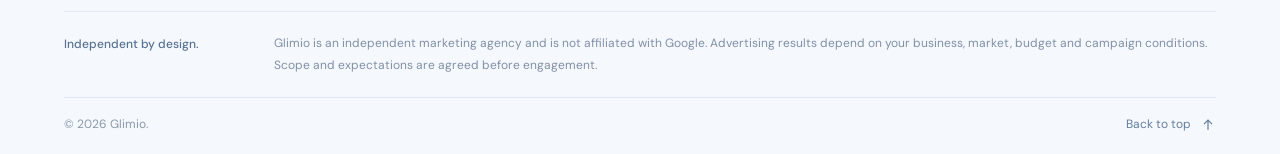
<file: terms.html>
<!doctype html>
<html lang="en">

<head>
    <meta charset="utf-8">
    <meta name="viewport" content="width=device-width,initial-scale=1">
    <meta name="description" content="Independent Google Ads strategy, campaign management and remarketing from Forma." data-config-attr="content" data-config-attr-template="Independent Google Ads strategy, campaign management and remarketing from {companyName}.">
    <title>Forma — Google Ads Studio</title>
    <link rel="icon" type="image/png" sizes="64x64" href="assets/favicon.png">
    <link rel="stylesheet" href="assets/css/style.css">
    <link rel="stylesheet" href="assets/css/finish.css">
    <script src="config/config.js" defer></script>
    <script src="assets/js/app.js" defer></script>
    <script src="assets/js/finish.js" defer></script>
    <script src="assets/js/motion.js" defer></script>
    <script src="assets/js/studio.js" defer></script>
</head>

<body id="top" data-page="terms">
    <header><a class="brand" href="index.html" aria-label="Home"><img data-logo src="assets/logo.png" alt="" width="32"
                height="32"><span data-config="companyShortName">forma</span></a>
        <div class="header-nav" role="navigation" aria-label="Quick navigation"><a href="index.html#about">About</a>
            <details class="header-services">
                <summary>Services<svg viewBox="0 0 16 16" width="13" height="13" aria-hidden="true">
                        <path d="m4 6 4 4 4-4" fill="none" stroke="currentColor" stroke-width="1.5" />
                    </svg></summary>
                <div><a href="google-ads.html"><img class="product-icon" src="assets/icons/ads.png" width="48"
                            height="48" alt="Google Ads" loading="lazy">Google Ads</a><a href="remarketing.html"><img
                            class="product-icon" src="assets/icons/google.png" width="48" height="48" alt="Google "
                            loading="lazy">Remarketing</a></div>
            </details><a href="index.html#approach">Approach</a><a href="index.html#faq">FAQ</a>
        </div><a class="header-cta" href="index.html#contact"><span data-config="primaryCTA">Let’s talk</span><svg viewBox="0 0 20 20" width="16" height="16"
                aria-hidden="true">
                <path d="M4 10h12m-5-5 5 5-5 5" fill="none" stroke="currentColor" stroke-width="1.6" />
            </svg></a><button class="menu-toggle" aria-expanded="false"
            aria-controls="navigation"><span>Menu</span><i><span></span><span></span><span></span></i></button>
    </header>
    <nav id="navigation" aria-label="Main navigation" hidden>
        <div class="menu-inner"><a href="index.html#about"><img class="menu-link-icon" src="assets/icons/google.png"
                    width="28" height="28" alt="" loading="lazy">About us</a><a href="index.html#services"><img
                    class="menu-link-icon" src="assets/icons/ads.png" width="28" height="28" alt=""
                    loading="lazy">Our services</a><a href="index.html#approach"><img class="menu-link-icon"
                    src="assets/icons/analytics.png" width="28" height="28" alt="" loading="lazy">Our approach</a><a
                href="index.html#pricing"><img class="menu-link-icon" src="assets/icons/sheets.png" width="28"
                    height="28" alt="" loading="lazy">Work with us</a><a href="index.html#faq"><img
                    class="menu-link-icon" src="assets/icons/docs.png" width="28" height="28" alt=""
                    loading="lazy">Questions & answers</a><a href="index.html#contact"><img class="menu-link-icon"
                    src="assets/icons/gmail.png" width="28" height="28" alt="" loading="lazy"><span data-config="primaryCTA">Let’s talk</span></a>
            <div class="menu-services"><a href="google-ads.html">Google Ads</a><a
                    href="remarketing.html">Remarketing</a></div>
            <aside class="menu-feature">
                <div class="menu-product-line"><img class="product-icon" src="assets/icons/calendar.png" width="48"
                        height="48" alt="Google Calendar" loading="lazy"><img class="product-icon"
                        src="assets/icons/meet.png" width="48" height="48" alt="Google Meet" loading="lazy"><img
                        class="product-icon " src="assets/icons/google.png" width="48" height="48" alt="Google "
                        loading="lazy"><img class="product-icon " src="assets/icons/ads.png" width="48" height="48"
                        alt="Google Ads" loading="lazy"><img class="product-icon " src="assets/icons/docs.png"
                        width="48" height="48" alt="Google Docs" loading="lazy"><img class="product-icon "
                        src="assets/icons/drive.png" width="48" height="48" alt="Google Drive" loading="lazy"></div>
                <p>Good thinking.<br><em>Better connections.</em></p><img class="" src="assets/images/creative.webp"
                    width="1200" height="800" alt="Search creative illustration" loading="lazy"><a class="menu-email"
                    data-email href="#"></a>
            </aside>
        </div>
    </nav>
    <main>
        <div class="legal-page">
            <div class="legal-intro">
                <div><a class="legal-home" href="index.html" data-config-template="{companyName} / The details">Forma / The details</a>
                    <h1>Terms & Conditions</h1>
                    <p>A clear overview of using our website and discussing our services.</p>
                </div><img data-brand-mark src="assets/logo.png" width="100" height="100" alt="">
            </div>
            <div class="legal-layout">
                <aside class="legal-sidebar"><span class="legal-side-label">On this page</span>
                    <nav class="legal-section-nav" aria-label="On this page"><a href="#terms-0"
                            aria-current="location">About this website</a><a href="#terms-1">Engagements</a><a
                            href="#terms-2">Advertising outcomes</a><a href="#terms-3">Accounts and third parties</a><a
                            href="#terms-4">Website use</a></nav>
                    <div class="legal-policy-nav" role="navigation" aria-label="Other policies"><a
                            href="privacy.html">Privacy</a><a href="terms.html" aria-current="page">Terms</a><a
                            href="cookies.html">Cookies</a></div>
                </aside>
                <article class="legal-document">
                    <section id="terms-0" class="legal-topic">
                        <h2>About this website</h2>
                        <p>This website describes the services of an independent marketing agency. Information is
                            general and does not create a service agreement.</p>
                    </section>
                    <section id="terms-1" class="legal-topic">
                        <h2>Engagements</h2>
                        <p>Deliverables, fees, advertising budgets, account access and timelines are confirmed in a
                            separate written agreement before work starts.</p>
                    </section>
                    <section id="terms-2" class="legal-topic">
                        <h2>Advertising outcomes</h2>
                        <p>We do not promise particular advertising results. Outcomes depend on the offer, competition,
                            budget, website and other factors outside our control.</p>
                    </section>
                    <section id="terms-3" class="legal-topic">
                        <h2>Accounts and third parties</h2>
                        <p>Google and other product names belong to their respective owners. We are independent and do
                            not represent Google. Third-party platforms operate under their own terms.</p>
                    </section>
                    <section id="terms-4" class="legal-topic">
                        <h2>Website use</h2>
                        <p>Use this website lawfully. Do not attempt to disrupt it or misuse the enquiry form. Contact
                            us if any information appears inaccurate.</p>
                    </section>
                    <div class="legal-help"><img src="assets/icons/gmail.png" width="30" height="30" alt="">
                        <div>
                            <h3>A question about the details?</h3>
                            <p>Contact <span data-config="companyName">Forma</span> by email.</p><a data-email
                                href="#"></a>
                        </div>
                    </div>
                </article>
            </div>
        </div>
    </main>
    <footer class="site-footer">
        <div class="footer-main">
            <div class="footer-brand-column"><a class="brand" href="index.html"><img data-logo src="assets/logo.png"
                        width="44" height="44" alt=""><span data-config="companyShortName">forma</span></a>
                <p>Thoughtful advertising.<br>Useful connections.</p><a class="footer-email" data-email
                    href="#"></a>
            </div>
            <div class="footer-column">
                <h2>Explore</h2>
                <div role="navigation" aria-label="Explore the agency"><a href="index.html#about" data-config-template="About {companyName}">About Forma</a><a
                        href="index.html#approach">Our approach</a><a href="index.html#creative-library">Creative
                        thinking</a><a href="index.html#faq">Questions & answers</a></div>
            </div>
            <div class="footer-column">
                <h2>Work with us</h2>
                <div role="navigation" aria-label="Services"><a href="google-ads.html">Google Ads</a><a
                        href="remarketing.html">Remarketing</a><a href="index.html#pricing">Ways to work together</a><a
                        href="index.html#contact">Start a conversation</a></div>
            </div>
            <div class="footer-column">
                <h2>The details</h2>
                <div role="navigation" aria-label="Policies"><a href="privacy.html">Privacy Policy</a><a
                        href="terms.html">Terms & Conditions</a><a href="cookies.html">Cookie Policy</a><button
                        class="text-button" data-cookie-open>Cookie preferences</button></div>
            </div>
        </div>
        <div class="footer-disclaimer"><span>Independent by design.</span>
            <p data-config="disclaimer"></p>
        </div>
        <div class="footer-bottom">
            <p data-config="copyright"></p><a class="back-to-top" href="#top">Back to top<svg viewBox="0 0 20 20"
                    width="16" height="16" aria-hidden="true">
                    <path d="M10 16V4m-5 5 5-5 5 5" fill="none" stroke="currentColor" stroke-width="1.5" />
                </svg></a>
        </div>
    </footer>
    <aside class="cookie" aria-label="Cookie preferences" hidden>
        <p>Your space, your choice.<span>Only essential local preferences. <a href="cookies.html">Cookie
                    policy</a></span></p><button data-consent="accepted">Accept</button><button data-consent="rejected"
            class="quiet">Decline</button>
    </aside>
</body>

</html>
</file>
<file: assets/css/style.css>
@import url('https://fonts.googleapis.com/css2?family=DM+Sans:wght@400;500;600;700&family=Manrope:wght@400;500;600;700;800&display=swap');

:root {
    --blue: #1769ef;
    --ink: #10151d;
    --muted: #535e70;
    --line: #dfe5ee;
    --pale: #edf5ff;
    --header: 84px
}

* {
    box-sizing: border-box
}

html {
    scroll-behavior: smooth;
    scroll-padding-top: 100px
}

body {
    margin: 0;
    color: var(--ink);
    font-family: 'DM Sans', sans-serif;
    font-size: 17px;
    line-height: 1.6;
    background: #fff
}

body.menu-open {
    overflow: hidden
}

button,
input,
textarea,
select {
    font: inherit
}

button,
a,
input,
textarea,
select {
    -webkit-tap-highlight-color: transparent
}

button,
a {
    touch-action: manipulation
}

button {
    cursor: pointer
}

a {
    color: inherit;
    text-decoration: none
}

img {
    max-width: 100%;
    height: auto;
    display: block
}

button:focus-visible,
a:focus-visible {
    outline: 3px solid #ea4335;
    outline-offset: 5px
}

h1,
h2,
h3,
p {
    margin-top: 0
}

h1,
h2,
h3 {
    font-family: Manrope, sans-serif;
    font-weight: 700;
    line-height: 1.12;
    letter-spacing: -.055em
}

h1 {
    font-size: clamp(44px, 5.1vw, 82px);
    margin-bottom: 27px
}

h2 {
    font-size: clamp(32px, 3.1vw, 50px);
    margin-bottom: 22px
}

h3 {
    font-size: 25px;
    letter-spacing: -.04em;
    line-height: 1.22
}

p {
    color: var(--muted)
}

em {
    font-style: normal
}

header {
    height: var(--header);
    padding: 0 max(5%, calc((100vw - 1480px)/2));
    display: flex;
    justify-content: space-between;
    align-items: center;
    position: sticky;
    top: 0;
    background: rgba(255, 255, 255, .97);
    z-index: 50;
    border-bottom: 1px solid transparent
}

.brand {
    display: flex;
    align-items: center;
    gap: 12px;
    font-family: Manrope, sans-serif;
    font-size: 29px;
    font-weight: 800;
    letter-spacing: -1.5px
}

.brand img {
    border-radius: 3px
}

.menu-toggle {
    display: flex;
    gap: 20px;
    align-items: center;
    background: none;
    border: 0;
    padding: 12px 0 12px 20px;
    font-size: 15px;
    color: var(--ink)
}

.menu-toggle i {
    width: 22px;
    height: 12px;
    border-top: 2px solid;
    border-bottom: 2px solid;
    transition: transform .3s
}

.menu-open .menu-toggle i {
    transform: rotate(90deg)
}

nav {
    position: fixed;
    inset: var(--header) 0 0;
    z-index: 45;
    background: #edf5ff;
    overflow: auto
}

nav[hidden] {
    display: none
}

.menu-inner {
    max-width: 1200px;
    margin: auto;
    padding: 50px 6%;
    display: flex;
    flex-direction: column;
    align-items: flex-start;
    gap: 12px
}

.menu-inner>a {
    font: 600 clamp(28px, 4vw, 58px)/1.3 Manrope;
    letter-spacing: -.04em
}

.menu-inner>a:hover {
    color: var(--blue)
}

.menu-services {
    display: flex;
    gap: 30px;
    margin-top: 30px
}

.section,
.hero {
    max-width: 1480px;
    width: 90%;
    margin: auto
}

.section {
    padding: 80px 0
}

.hero {
    display: grid;
    grid-template-columns: 1fr 1.08fr;
    align-items: center;
    min-height: 600px;
    padding: 45px 0 65px;
    gap: 15px
}

.hero-copy {
    position: relative;
    z-index: 1
}

.lead {
    font-size: 19px;
    line-height: 1.55;
    max-width: 480px
}

.hero-art {
    min-width: 0;
    animation: float 7s ease-in-out infinite
}

.hero-art img {
    width: 100%;
    object-fit: contain;
    transition: opacity .3s, transform .5s
}

.hero-art img.changing {
    opacity: 0;
    transform: translateY(12px)
}

.hero h1 {
    transition: opacity .25s
}

.actions {
    display: flex;
    gap: 16px;
    flex-wrap: wrap;
    margin-top: 30px
}

.button {
    border: 1px solid var(--blue);
    background: var(--blue);
    color: #fff;
    display: inline-flex;
    justify-content: center;
    align-items: center;
    padding: 13px 28px;
    border-radius: 40px;
    line-height: 1.4;
    font-size: 16px;
    font-weight: 500;
    transition: background .2s, transform .25s, box-shadow .25s
}

.button:hover {
    background: #0b54cf;
    transform: translateY(-3px);
    box-shadow: 0 8px 22px #1769ef22
}

.button.secondary {
    background: transparent;
    color: var(--blue)
}

.button.secondary:hover {
    background: #fff
}

.slider-controls {
    display: flex;
    align-items: center;
    gap: 10px;
    margin-top: 50px
}

.dot {
    border: 0;
    width: 8px;
    height: 8px;
    border-radius: 50%;
    padding: 0;
    background: #cbd5e1;
    position: relative
}

.dot:before {
    content: '';
    position: absolute;
    inset: -9px
}

.dot.active {
    background: var(--blue);
    width: 24px;
    border-radius: 8px
}

.pause {
    border: 0;
    background: transparent;
    color: var(--muted);
    font-size: 14px;
    margin-left: 12px
}

.ticker {
    overflow: hidden;
    background: #f0f6ff;
    padding: 15px 0
}

.ticker>div {
    display: flex;
    align-items: center;
    width: max-content;
    gap: 42px;
    animation: marquee 40s linear infinite
}

.ticker span {
    font-size: 15px;
    color: #465166
}

.ticker b {
    color: #4285f4;
    font-size: 15px
}

.ticker:hover>div {
    animation-play-state: paused
}

.split {
    display: grid;
    grid-template-columns: 1.05fr 1fr;
    align-items: center;
    gap: 8%
}

.copy {
    max-width: 520px
}

.art img {
    width: 100%
}

.text-link {
    color: var(--blue);
    font-size: 16px;
    display: inline-block;
    border-bottom: 1px solid transparent;
    padding-bottom: 3px;
    transition: border .2s
}

.text-link:hover {
    border-color: var(--blue)
}

.section-heading {
    margin-bottom: 32px
}

.section-heading h2 {
    margin-bottom: 12px
}

.section-heading p {
    margin-bottom: 0
}

.service-grid {
    display: grid;
    grid-template-columns: 1fr 1fr;
    gap: 24px
}

.blue {
    background: #edf5ff
}

.yellow {
    background: #fff8d9
}

.green {
    background: #eaf7ef
}

.pink {
    background: #fff0ed
}

.service-card {
    padding: 36px 28px 20px;
    border-radius: 13px;
    display: grid;
    grid-template-columns: 1fr 1fr;
    align-items: center;
    overflow: hidden;
    transition: transform .3s, box-shadow .3s
}

.service-card p {
    font-size: 16px;
    line-height: 1.55
}

.service-card h3 {
    font-size: 29px
}

.service-card img {
    mix-blend-mode: multiply;
    transform: scale(1.15);
    transition: transform .6s
}

.service-card:hover {
    transform: translateY(-6px);
    box-shadow: 0 16px 40px #1723330b
}

.service-card:hover img {
    transform: scale(1.23) rotate(-2deg)
}

.inline {
    display: flex;
    align-items: center;
    justify-content: space-between;
    gap: 20px
}

.carousel-buttons {
    display: flex;
    gap: 10px
}

.carousel-buttons button {
    border: 1px solid var(--line);
    background: white;
    border-radius: 50%;
    height: 44px;
    width: 44px;
    color: var(--ink)
}

.carousel-buttons button:hover {
    background: var(--pale)
}

.carousel {
    display: flex;
    gap: 22px;
    overflow-x: auto;
    scroll-snap-type: x mandatory;
    scrollbar-width: none;
    padding-bottom: 15px
}

.carousel::-webkit-scrollbar {
    display: none
}

.format {
    flex: 0 0 30%;
    min-width: 260px;
    border-radius: 12px;
    padding: 30px 25px 12px;
    scroll-snap-align: start;
    overflow: hidden
}

.format p {
    font-size: 16px;
    min-height: 50px
}

.format h3 {
    margin-bottom: 12px
}

.format img {
    mix-blend-mode: multiply;
    transition: transform .5s
}

.format:hover img {
    transform: translateY(-7px)
}

.process {
    display: grid;
    grid-template-columns: 1fr 1fr;
    gap: 12%;
    position: relative
}

.sticky-copy {
    position: sticky;
    top: 120px;
    align-self: start
}

.sticky-copy img {
    width: 75%;
    margin-top: 25px
}

.steps article {
    padding: 45px 0;
    border-bottom: 1px solid var(--line)
}

.steps article:first-child {
    padding-top: 8px
}

.steps h3 {
    font-size: 30px
}

.step-mark {
    display: block;
    width: 35px;
    height: 35px;
    border-radius: 50%;
    margin-bottom: 22px
}

.step-mark.blue {
    background: #4285f4;
    border-radius: 9px
}

.step-mark.yellow {
    background: #fbbc04
}

.step-mark.green {
    background: #34a853;
    border-radius: 4px 24px 4px 4px
}

.creative {
    border-radius: 22px;
    background: #f0f6ff;
    padding: 55px;
    margin-top: 20px;
    margin-bottom: 30px
}

.creative-head {
    display: flex;
    justify-content: space-between;
    align-items: center;
    gap: 25px
}

.tabs {
    display: flex;
    gap: 4px;
    flex-wrap: wrap
}

.tabs button {
    border: 0;
    background: transparent;
    border-radius: 30px;
    padding: 11px 17px;
    color: #4b5868;
    font-size: 15px
}

.tabs button[aria-selected=true] {
    background: #fff;
    color: var(--blue);
    box-shadow: 0 4px 16px #213c6d08
}

.tab-panel {
    display: grid;
    grid-template-columns: .85fr 1.15fr;
    gap: 8%;
    align-items: center
}

.tab-panel img {
    mix-blend-mode: multiply;
    max-height: 350px;
    width: 100%;
    object-fit: contain
}

.tab-panel h3 {
    font-size: 29px
}

.tab-panel>div {
    max-width: 380px
}

.included-grid {
    display: grid;
    grid-template-columns: repeat(4, 1fr);
    gap: 35px
}

.included-grid article {
    padding: 12px 0
}

.included-grid h3 {
    font-size: 23px
}

.included-grid p {
    font-size: 16px
}

.small-symbol {
    display: flex;
    align-items: center;
    justify-content: center;
    width: 47px;
    height: 47px;
    font-size: 28px;
    color: var(--blue);
    border-radius: 15px;
    margin-bottom: 25px
}

.pricing-grid {
    display: grid;
    grid-template-columns: repeat(3, 1fr);
    gap: 24px
}

.pricing-card {
    border-radius: 14px;
    padding: 35px;
    display: flex;
    flex-direction: column;
    align-items: flex-start
}

.pricing-card h3 {
    font-size: 27px
}

.pricing-card p {
    font-size: 16px
}

.pricing-card ul {
    padding-left: 20px;
    color: var(--muted);
    font-size: 16px;
    margin: 5px 0 28px;
    flex: 1
}

.pricing-card li {
    margin-bottom: 10px
}

.pricing-card .button {
    font-size: 15px
}

.faq-section {
    display: grid;
    grid-template-columns: .8fr 1.2fr;
    gap: 9%
}

.faq-section>div>p a {
    color: var(--blue)
}

details {
    border-bottom: 1px solid var(--line)
}

summary {
    list-style: none;
    display: flex;
    align-items: center;
    justify-content: space-between;
    gap: 20px;
    font-weight: 500;
    cursor: pointer;
    padding: 23px 0;
    font-size: 18px
}

summary::-webkit-details-marker {
    display: none
}

summary span {
    font-size: 25px;
    font-weight: 400;
    color: var(--blue);
    transition: transform .3s
}

details[open] summary span {
    transform: rotate(45deg)
}

details p {
    font-size: 16px;
    max-width: 590px;
    animation: appear .35s ease
}

details[open] {
    padding-bottom: 8px
}

.contact {
    display: grid;
    grid-template-columns: 1fr 1.1fr;
    gap: 9%;
    padding-bottom: 100px
}

.contact h2 {
    font-size: clamp(38px, 4vw, 64px)
}

.contact-email {
    color: var(--blue);
    display: inline-block;
    margin-top: 18px
}

.form-row {
    display: grid;
    grid-template-columns: 1fr 1fr;
    gap: 18px
}

form label {
    font-size: 14px;
    display: block;
    margin-bottom: 20px;
    color: #394456
}

input,
textarea,
select {
    display: block;
    width: 100%;
    border: 1px solid var(--line);
    background: #fafcff;
    border-radius: 8px;
    padding: 13px 14px;
    margin-top: 7px;
    font-size: 16px;
    color: var(--ink);
    outline: none
}

input:focus,
textarea:focus,
select:focus {
    border-color: var(--blue);
    box-shadow: 0 0 0 3px #1769ef12
}

textarea {
    resize: vertical;
    min-height: 105px
}

.consent {
    display: flex;
    align-items: center;
    gap: 10px
}

.consent input {
    width: 17px;
    height: 17px;
    margin: 0;
    accent-color: var(--blue)
}

.consent a {
    text-decoration: underline
}

.trap {
    position: absolute;
    left: -10000px
}

.form-status {
    font-size: 14px;
    margin: 15px 0 0
}

.form-status.error {
    color: #b02a1e
}

.form-status.success {
    color: #137333
}

button:disabled {
    opacity: .55;
    cursor: wait
}

footer {
    padding: 55px max(5%, calc((100vw - 1480px)/2)) 25px;
    background: #f2f6fc
}

.footer-top {
    display: flex;
    justify-content: space-between;
    align-items: start;
    gap: 30px
}

.footer-top p {
    font: 600 25px/1.25 Manrope;
    letter-spacing: -.04em;
    color: var(--ink)
}

.footer-top>a:last-child {
    color: var(--blue)
}

.footer-links {
    display: flex;
    gap: 24px;
    flex-wrap: wrap;
    margin: 30px 0;
    font-size: 14px
}

.footer-links a:hover {
    color: var(--blue)
}

.text-button {
    border: 0;
    padding: 0;
    background: transparent;
    color: inherit;
    font-size: inherit
}

.disclaimer {
    font-size: 13px;
    max-width: 950px
}

.copyright {
    font-size: 13px;
    margin-bottom: 0
}

.cookie {
    position: fixed;
    bottom: 20px;
    left: 24px;
    z-index: 60;
    padding: 16px 18px;
    background: white;
    border: 1px solid var(--line);
    box-shadow: 0 8px 35px #1b36501a;
    border-radius: 13px;
    display: flex;
    gap: 14px;
    align-items: center;
    max-width: calc(100% - 48px)
}

.cookie[hidden] {
    display: none
}

.cookie p {
    margin: 0;
    font-size: 14px;
    color: var(--ink);
    font-weight: 500
}

.cookie p span {
    display: block;
    font-size: 12px;
    color: var(--muted);
    font-weight: 400
}

.cookie a {
    text-decoration: underline
}

.cookie button {
    padding: 8px 14px;
    border: 0;
    border-radius: 25px;
    background: var(--blue);
    color: white;
    font-size: 13px
}

.cookie .quiet {
    background: #f0f4fa;
    color: var(--ink)
}

.service-hero h1 {
    font-size: clamp(42px, 4.5vw, 70px)
}

.service-included {
    grid-template-columns: repeat(3, 1fr);
    gap: 50px
}

.blue-panel {
    background: #edf5ff;
    padding: 45px;
    border-radius: 20px
}

.blue-panel img {
    mix-blend-mode: multiply
}

.clean-list {
    padding-left: 20px;
    color: var(--muted)
}

.clean-list li {
    margin: 10px 0
}

.closing {
    text-align: center;
    padding-bottom: 110px
}

.legal {
    max-width: 900px;
    padding-top: 65px
}

.legal h1 {
    font-size: clamp(38px, 5vw, 65px)
}

.legal section {
    margin-top: 40px
}

.legal h2 {
    font-size: 26px;
    letter-spacing: -.03em
}

.legal>a {
    color: var(--blue)
}

.reveal.ready {
    opacity: 0;
    transform: translateY(22px);
    transition: opacity .7s ease, transform .7s cubic-bezier(.2, .65, .3, 1)
}

.reveal.visible {
    opacity: 1;
    transform: none
}

@keyframes float {
    50% {
        transform: translateY(-10px)
    }
}

@keyframes marquee {
    to {
        transform: translateX(-50%)
    }
}

@keyframes appear {
    from {
        opacity: 0;
        transform: translateY(5px)
    }

    to {
        opacity: 1;
        transform: none
    }
}

@media(min-width:1700px) {
    .hero {
        min-height: 680px
    }
}

@media(max-width:1050px) {
    h1 {
        font-size: 54px
    }

    .hero {
        min-height: 520px
    }

    .service-card {
        grid-template-columns: 1fr;
        padding: 28px
    }

    .service-card img {
        max-height: 200px;
        width: 100%;
        object-fit: contain;
        transform: none
    }

    .service-card:hover img {
        transform: translateY(-5px)
    }

    .included-grid {
        grid-template-columns: 1fr 1fr
    }

    .creative-head {
        display: block
    }

    .tabs {
        margin: 25px 0
    }

    .pricing-card {
        padding: 25px
    }

    .section {
        padding-top: 60px;
        padding-bottom: 60px
    }

    .creative {
        padding: 35px
    }

    .faq-section {
        gap: 5%
    }

    .contact {
        gap: 5%
    }
}

@media(max-width:700px) {
    :root {
        --header: 70px
    }

    body {
        font-size: 16px
    }

    .brand {
        font-size: 25px
    }

    .brand img {
        width: 28px;
        height: 28px
    }

    .hero {
        grid-template-columns: 1fr;
        text-align: center;
        padding: 35px 0 20px;
        gap: 5px;
        min-height: 0
    }

    .hero h1 {
        font-size: clamp(42px, 10vw, 64px)
    }

    h2 {
        text-align: center;
        font-size: 34px
    }

    .lead {
        font-size: 17px;
        margin: 0 auto 22px
    }

    .actions {
        justify-content: center;
        gap: 10px
    }

    .button {
        padding: 12px 22px;
        font-size: 15px
    }

    .slider-controls {
        justify-content: center;
        margin-top: 28px
    }

    .hero-art {
        max-width: 500px;
        margin: auto;
        width: 100%
    }

    .hero-art img {
        max-height: 350px;
        object-fit: contain
    }

    .ticker {
        padding: 12px 0
    }

    .ticker>div {
        gap: 28px
    }

    .section {
        padding-top: 45px;
        padding-bottom: 45px
    }

    .split,
    .process,
    .faq-section,
    .contact {
        grid-template-columns: 1fr;
        gap: 28px
    }

    .split .art {
        max-width: 450px;
        margin: auto
    }

    .copy {
        text-align: center;
        max-width: none
    }

    .service-grid,
    .pricing-grid {
        grid-template-columns: 1fr;
        gap: 18px
    }

    .section-heading {
        text-align: center;
        margin-bottom: 25px
    }

    .service-card {
        grid-template-columns: 1fr 1fr;
        text-align: left;
        padding: 25px 20px
    }

    .service-card h3 {
        font-size: 25px
    }

    .service-card p {
        font-size: 15px
    }

    .service-card img {
        max-height: 220px
    }

    .inline {
        align-items: center
    }

    .inline h2 {
        text-align: left;
        font-size: 32px
    }

    .inline p {
        text-align: left
    }

    .carousel-buttons {
        gap: 6px
    }

    .carousel-buttons button {
        width: 36px;
        height: 36px
    }

    .format {
        flex-basis: 80%;
        min-width: 0
    }

    .process .sticky-copy {
        position: static;
        text-align: center
    }

    .sticky-copy img {
        width: 65%;
        margin: 10px auto 0
    }

    .steps article {
        padding: 25px 0
    }

    .steps h3 {
        font-size: 26px
    }

    .step-mark {
        float: left;
        margin-right: 16px;
        width: 26px;
        height: 26px
    }

    .steps p {
        clear: both
    }

    .creative {
        padding: 30px 20px;
        border-radius: 16px
    }

    .creative-head {
        text-align: center
    }

    .tabs {
        justify-content: center;
        gap: 1px
    }

    .tabs button {
        font-size: 13px;
        padding: 10px 12px
    }

    .tab-panel {
        grid-template-columns: 1fr;
        gap: 0;
        text-align: center
    }

    .tab-panel>div {
        max-width: none
    }

    .tab-panel h3 {
        font-size: 25px
    }

    .tab-panel img {
        max-height: 270px
    }

    .included-grid {
        gap: 20px
    }

    .included-grid h3 {
        font-size: 21px
    }

    .included-grid p {
        font-size: 15px
    }

    .small-symbol {
        margin-bottom: 15px
    }

    .pricing-card {
        padding: 28px
    }

    .faq-section>div:first-child {
        text-align: center
    }

    summary {
        font-size: 16px
    }

    .contact {
        text-align: center
    }

    .contact h2 {
        font-size: 43px
    }

    .contact-email {
        margin-top: 0
    }

    form {
        text-align: left
    }

    .form-row {
        grid-template-columns: 1fr;
        gap: 0
    }

    form .button {
        width: 100%
    }

    .footer-top {
        flex-direction: column;
        gap: 20px
    }

    .footer-top p {
        font-size: 23px;
        margin-bottom: 0
    }

    .footer-links {
        gap: 15px 23px
    }

    .cookie {
        left: 12px;
        bottom: 12px;
        max-width: calc(100% - 24px);
        padding: 12px;
        gap: 7px
    }

    .cookie p {
        font-size: 12px
    }

    .cookie p span {
        font-size: 11px
    }

    .cookie button {
        padding: 8px 10px;
        font-size: 12px
    }

    .service-included {
        grid-template-columns: 1fr;
        gap: 18px
    }

    .blue-panel {
        padding: 25px
    }

    .legal h2 {
        text-align: left;
        font-size: 25px
    }

    .legal h1 {
        text-align: center
    }

    .menu-services {
        flex-direction: column;
        gap: 15px
    }
}

@media(prefers-reduced-motion:reduce) {
    html {
        scroll-behavior: auto
    }

    *,
    *:before,
    *:after {
        animation: none !important;
        transition: none !important
    }

    .reveal.ready {
        opacity: 1;
        transform: none
    }
}


:root {
    --header: 76px
}

.section {
    padding-top: 54px;
    padding-bottom: 54px
}

.section-heading {
    margin-bottom: 25px
}

h1 {
    font-size: clamp(44px, 4.65vw, 74px)
}

h2 {
    font-size: clamp(31px, 2.8vw, 46px)
}

.hero {
    min-height: 550px;
    padding-top: 24px;
    padding-bottom: 34px;
    gap: 3%;
    grid-template-columns: .95fr 1.05fr
}

.hero-copy .lead {
    margin-bottom: 18px
}

.hero .actions {
    margin-top: 22px
}

.hero .slider-controls {
    margin-top: 25px
}

.hero-art {
    position: relative;
    animation: none;
    padding: 35px 0 42px
}

.hero-visual {
    animation: float 7s ease-in-out infinite;
    transform-origin: center
}

.hero-visual>img {
    width: 100%;
    mix-blend-mode: multiply
}

.hero-art:before {
    content: '';
    position: absolute;
    inset: 8% 3% 8% 6%;
    background: #f1f6ff;
    border-radius: 48% 38% 42% 30%;
    z-index: -1
}

.hero-art .product-icon {
    width: 34px;
    height: 34px;
    object-fit: contain;
    flex-shrink: 0
}

.product-icon {
    object-fit: contain;
    width: 45px;
    height: 45px;
    flex-shrink: 0
}

.hero-float {
    position: absolute;
    display: flex;
    gap: 12px;
    align-items: center;
    border: 1px solid #e1e7ef;
    background: #fff;
    box-shadow: 0 12px 30px #2239610d;
    border-radius: 14px;
    padding: 12px 16px;
    animation: badge-float 6s ease-in-out infinite
}

.hero-float span {
    font-size: 14px;
    color: #374356;
    font-weight: 500
}

.hero-float small {
    display: block;
    font-size: 12px;
    color: #718096;
    font-weight: 400
}

.float-google {
    left: 2%;
    top: 4%;
    transform: rotate(-5deg)
}

.float-ads {
    right: 2%;
    top: 12%;
    padding: 16px;
    animation-delay: -2s;
    transform: rotate(8deg)
}

.float-ads .product-icon {
    width: 40px;
    height: 40px
}

.float-docs {
    bottom: 3%;
    right: 8%;
    animation-delay: -3s;
    transform: rotate(3deg)
}

.hero-toolstrip {
    display: flex;
    align-items: center;
    gap: 20px;
    margin-top: 25px;
    border-top: 1px solid var(--line);
    padding-top: 17px;
    max-width: 430px
}

.hero-toolstrip>span {
    font-size: 13px;
    color: #69748a
}

.hero-toolstrip>div {
    display: flex;
    gap: 12px
}

.hero-toolstrip .product-icon {
    width: 24px;
    height: 24px
}

.service-hero .hero-toolstrip {
    margin-top: 27px
}

.service-hero h1 {
    font-size: clamp(42px, 4.2vw, 65px)
}

.ticker {
    padding: 11px 0
}

.ticker>div {
    animation-duration: 34s
}

.menu-toggle {
    gap: 13px
}

.menu-toggle i {
    display: flex;
    flex-direction: column;
    justify-content: center;
    gap: 5px;
    width: 42px;
    height: 42px;
    background: #f0f5fc;
    border: none;
    border-radius: 50%;
    padding: 11px;
    transition: background .2s
}

.menu-toggle i span {
    height: 1.5px;
    background: var(--ink);
    width: 20px;
    display: block;
    transition: transform .35s, opacity .2s, width .3s
}

.menu-toggle i span:nth-child(2) {
    width: 14px;
    align-self: flex-end
}

.menu-toggle:hover i span:nth-child(2) {
    width: 20px
}

.menu-open .menu-toggle i {
    transform: none;
    background: #e1ecff
}

.menu-open .menu-toggle i span:nth-child(1) {
    transform: translateY(6.5px) rotate(45deg)
}

.menu-open .menu-toggle i span:nth-child(2) {
    opacity: 0
}

.menu-open .menu-toggle i span:nth-child(3) {
    transform: translateY(-6.5px) rotate(-45deg)
}

.menu-inner {
    max-width: 1480px;
    position: relative;
    display: grid;
    grid-template-columns: minmax(520px, 1fr) minmax(430px, 604px);
    column-gap: clamp(70px, 11vw, 195px);
    align-items: start;
    padding: 45px 5.1% 80px;
    height: 100%;
    min-height: 670px
}

.menu-inner>a {
    display: inline-flex;
    align-items: center;
    grid-column: 1;
    gap: 27px;
    width: min(100%, 805px);
    min-height: 62px;
    padding: 8px 0;
    border: 1px solid transparent;
    border-radius: 8px;
    font-size: clamp(34px, 2.55vw, 43px);
    line-height: 1.2;
    letter-spacing: 0;
    background: transparent;
    transition: transform .3s, color .2s, background .2s, border-color .2s, box-shadow .2s
}

.menu-inner>a:hover {
    color: #202124;
    transform: translateX(6px);
    background: #fff;
    border-color: #dce8f8;
    box-shadow: 0 10px 26px #1d437b0d
}

.menu-link-icon {
    width: 36px;
    height: 36px;
    flex: 0 0 36px;
    object-fit: contain
}

.menu-services {
    grid-column: 1;
    width: min(100%, 800px);
    padding-top: 27px;
    margin-top: 24px;
    border-top: 1px solid #cfdef2
}

.menu-services a {
    font-size: 23px
}

.menu-feature {
    position: static;
    grid-column: 2;
    grid-row: 1 / span 8;
    width: 100%;
    min-height: 624px;
    padding: 39px 40px 45px;
    background: #fff;
    border: 1px solid #d8e6f7;
    border-radius: 28px;
    box-shadow: 0 24px 55px #1d437b12;
    overflow: hidden
}

.menu-product-line {
    display: flex;
    align-items: center;
    gap: 19px;
    margin-bottom: 39px
}

.menu-product-line .product-icon {
    width: 36px;
    height: 36px
}

.menu-feature p {
    font: 600 clamp(36px, 3.1vw, 50px)/1.13 Manrope;
    color: var(--ink);
    letter-spacing: 0;
    margin-bottom: 26px
}

.menu-feature p em {
    color: var(--blue)
}

.menu-feature>img {
    max-height: 260px;
    object-fit: contain;
    width: 100%
}

.menu-email {
    display: block;
    color: var(--blue);
    font-size: 23px;
    margin-top: 27px
}

.menu-open nav {
    animation: menu-appear .4s cubic-bezier(.2, .7, .3, 1)
}

.menu-open .menu-inner>a {
    animation: menu-link .55s both
}

.menu-open .menu-inner>a:nth-child(2) {
    animation-delay: .04s
}

.menu-open .menu-inner>a:nth-child(3) {
    animation-delay: .08s
}

.menu-open .menu-inner>a:nth-child(4) {
    animation-delay: .12s
}

.menu-open .menu-inner>a:nth-child(5) {
    animation-delay: .16s
}

.menu-open .menu-inner>a:nth-child(6) {
    animation-delay: .2s
}

.ecosystem {
    display: grid;
    grid-template-columns: 1.15fr .85fr;
    align-items: center;
    gap: 5%;
    padding-top: 37px;
    padding-bottom: 37px;
    border-bottom: 1px solid var(--line)
}

.ecosystem-copy {
    display: grid;
    grid-template-columns: minmax(210px, 1fr) minmax(285px, 1.2fr);
    align-items: center;
    gap: 34px
}

.ecosystem h2 {
    font-size: 32px;
    margin-bottom: 0
}

.ecosystem p {
    font-size: 15px;
    margin: 0
}

.product-orbit {
    display: grid;
    grid-template-columns: repeat(6, 1fr);
    gap: 12px
}

.product-tile {
    display: flex;
    align-items: center;
    flex-direction: column;
    gap: 11px;
    transition: transform .35s
}

.product-tile .product-icon {
    width: 43px;
    height: 43px
}

.product-tile span {
    font-size: 13px;
    white-space: nowrap;
    color: var(--muted)
}

.product-tile:hover {
    transform: translateY(-8px)
}

.service-card {
    padding: 27px 25px 18px
}

.service-card h3 {
    margin-bottom: 15px
}

.format {
    padding: 25px 22px 10px
}

.format img {
    max-height: 200px;
    object-fit: contain;
    width: 100%
}

.workshop {
    background: #f5f8fd;
    border-radius: 20px;
    padding: 35px;
    margin-top: 12px;
    margin-bottom: 12px
}

.workshop .section-heading .product-icon {
    width: 38px;
    height: 38px
}

.workshop-grid {
    display: grid;
    grid-template-columns: .75fr 1.25fr;
    gap: 35px;
    align-items: center
}

.intent-options {
    display: grid;
    gap: 10px
}

.intent {
    padding: 18px 21px;
    text-align: left;
    background: transparent;
    border: 1px solid #dfe7f2;
    border-radius: 12px;
    color: var(--ink);
    transition: background .3s, border-color .3s, transform .3s
}

.intent span {
    display: block;
    font-size: 18px;
    font-weight: 600;
    letter-spacing: -.03em
}

.intent small {
    display: block;
    color: #67748a;
    font-size: 14px;
    margin-top: 4px
}

.intent.active {
    background: #fff;
    border-color: #8ab4f8;
    box-shadow: 0 8px 24px #2650a509;
    transform: translateX(5px)
}

.search-demo {
    background: white;
    border-radius: 15px;
    box-shadow: 0 16px 40px #1839600a;
    padding: 25px 29px;
    min-height: 294px
}

.demo-search {
    display: flex;
    align-items: center;
    gap: 14px;
    padding: 12px 16px;
    border: 1px solid var(--line);
    border-radius: 30px;
    margin-bottom: 22px;
    font-size: 14px;
    color: #566175
}

.demo-search .product-icon {
    width: 21px;
    height: 21px
}

.demo-query {
    flex: 1
}

.search-lens {
    width: 14px;
    height: 14px;
    border: 1.8px solid #6c778a;
    border-radius: 50%;
    position: relative;
    flex-shrink: 0;
    margin-right: 3px
}

.search-lens:after {
    content: '';
    position: absolute;
    right: -4px;
    bottom: -3px;
    width: 6px;
    height: 1.8px;
    background: #6c778a;
    transform: rotate(45deg)
}

.example-label {
    font-size: 12px;
    color: #6c778a
}

.example-url {
    font-size: 12px;
    color: #435369;
    margin: 4px 0 8px
}

.ad-example h3 {
    font-family: 'DM Sans', sans-serif;
    font-size: 23px;
    color: #1951c2;
    letter-spacing: -.025em;
    margin-bottom: 10px
}

.ad-example p {
    font-size: 14px;
    max-width: 510px;
    line-height: 1.6;
    min-height: 45px;
    margin-bottom: 13px
}

.demo-sitelinks {
    display: flex;
    gap: 20px;
    color: #1951c2;
    font-size: 13px
}

.example-note {
    border-top: 1px solid #edf0f5;
    margin-top: 20px;
    padding-top: 10px;
    font-size: 12px;
    color: #778397
}

.ad-example.updating {
    animation: ad-change .45s ease
}

.process {
    gap: 8%
}

.steps article {
    padding: 32px 0
}

.sticky-copy img {
    width: 80%;
    margin-top: 10px
}

.creative {
    padding: 36px;
    margin-top: 10px;
    margin-bottom: 10px
}

.creative h2 {
    font-size: 39px
}

.tab-panel img {
    max-height: 280px
}

.creative-gallery {
    padding-top: 42px;
    padding-bottom: 42px
}

.gallery-hint {
    font-size: 13px;
    color: #7a8799;
    white-space: nowrap
}

.creative-track {
    display: flex;
    gap: 20px;
    overflow-x: auto;
    scroll-snap-type: x mandatory;
    padding: 5px 0 13px;
    scrollbar-width: none;
    cursor: grab
}

.creative-track::-webkit-scrollbar {
    display: none
}

.creative-track.dragging,
.carousel.dragging {
    cursor: grabbing;
    scroll-snap-type: none
}

.creative-tile {
    flex: 0 0 31%;
    scroll-snap-align: start;
    border-radius: 15px;
    padding: 23px 22px 20px;
    overflow: hidden;
    transition: transform .35s
}

.creative-tile-head {
    display: flex;
    align-items: center;
    gap: 10px;
    font-size: 13px;
    color: #526278
}

.creative-tile-head .product-icon {
    width: 25px;
    height: 25px
}

.creative-tile>img {
    width: 100%;
    height: 210px;
    object-fit: contain;
    mix-blend-mode: multiply;
    transition: transform .6s
}

.creative-tile:hover>img {
    transform: rotate(-3deg) scale(1.04)
}

.creative-tile h3 {
    font-size: 23px;
    margin-bottom: 0;
    max-width: 260px
}

.handoff {
    display: grid;
    grid-template-columns: 1fr 1fr;
    gap: 6%;
    align-items: center
}

.handoff-art {
    position: relative;
    padding: 15px
}

.handoff-art>img {
    width: 100%;
    border-radius: 20px
}

.file-chip {
    position: absolute;
    left: 5%;
    bottom: 4%;
    background: #fff;
    border: 1px solid #e3e9f2;
    border-radius: 12px;
    box-shadow: 0 10px 25px #20416b0e;
    display: flex;
    align-items: center;
    gap: 12px;
    padding: 12px 18px;
    transform: rotate(-5deg);
    animation: badge-float 6s ease-in-out infinite
}

.file-chip .product-icon {
    width: 34px;
    height: 34px
}

.file-chip span {
    font-size: 14px;
    line-height: 1.4
}

.file-chip small {
    font-size: 12px;
    color: #758199
}

.handoff-copy>p {
    max-width: 470px;
    font-size: 16px
}

.document-list {
    display: grid;
    gap: 0;
    margin-top: 20px
}

.document-list>div {
    display: flex;
    align-items: center;
    gap: 15px;
    padding: 15px 0;
    border-bottom: 1px solid var(--line)
}

.document-list .product-icon {
    width: 31px;
    height: 31px
}

.document-list>div>span:nth-child(2) {
    flex: 1
}

.document-list strong {
    display: block;
    font-size: 16px;
    font-weight: 500
}

.document-list small {
    display: block;
    font-size: 13px;
    color: #758199
}

.doc-status {
    font-size: 12px;
    padding: 4px 10px;
    background: #f0f5fc;
    border-radius: 20px;
    color: #587299
}

.audiences {
    background: #fff9e6;
    border-radius: 20px;
    padding: 36px;
    margin-top: 12px;
    margin-bottom: 12px
}

.audience-layout {
    display: grid;
    grid-template-columns: 1fr 1fr;
    gap: 6%;
    align-items: center
}

.audience-art img {
    mix-blend-mode: multiply;
    width: 100%;
    max-height: 320px;
    object-fit: contain
}

.audience-accordion details {
    border-color: #e8dfc6
}

.audience-accordion summary {
    font-size: 20px;
    padding: 21px 0
}

.audience-accordion p {
    font-size: 15px
}

.partnership {
    padding-top: 42px;
    padding-bottom: 42px
}

.principle-grid {
    display: grid;
    grid-template-columns: repeat(3, 1fr);
    gap: 22px
}

.principle {
    border: 0;
    border-radius: 15px;
    position: relative;
    perspective: 1000px;
    height: 245px;
    color: var(--ink);
    text-align: left;
    padding: 0
}

.principle-front,
.principle-back {
    position: absolute;
    inset: 0;
    padding: 28px;
    display: flex;
    flex-direction: column;
    backface-visibility: hidden;
    transition: transform .6s cubic-bezier(.2, .6, .3, 1), opacity .3s;
    border-radius: 15px
}

.principle-front .product-icon {
    width: 36px;
    height: 36px;
    margin-bottom: 20px
}

.principle strong {
    font: 600 27px/1.16 Manrope;
    letter-spacing: -.04em;
    display: block;
    max-width: 230px
}

.principle-hint {
    display: flex;
    justify-content: space-between;
    align-items: center;
    font-size: 13px;
    color: #65758d;
    margin-top: auto;
    padding-top: 16px
}

.principle-hint>span {
    font-size: 23px;
    color: var(--blue)
}

.principle-back {
    transform: rotateY(-180deg);
    opacity: 0;
    background: #e9f1fe;
    pointer-events: none
}

.principle-back strong {
    font-size: 22px;
    margin-bottom: 14px
}

.principle-back>span {
    font-size: 15px;
    line-height: 1.55;
    color: #526278
}

.principle-back small {
    margin-top: auto;
    font-size: 12px;
    color: var(--blue);
    padding-top: 10px
}

.principle[aria-expanded=true] .principle-front {
    transform: rotateY(180deg);
    opacity: 0;
    pointer-events: none
}

.principle[aria-expanded=true] .principle-back {
    transform: rotateY(0);
    opacity: 1;
    pointer-events: auto
}

.principle:hover .principle-hint>span {
    transform: rotate(90deg);
    transition: transform .3s
}

.pricing-card {
    padding: 28px
}

.faq-section {
    gap: 7%
}

.contact {
    gap: 6%;
    padding-bottom: 65px
}

.contact h2 {
    font-size: clamp(39px, 3.5vw, 57px)
}

.contact-products {
    display: flex;
    gap: 20px;
    margin: 24px 0 0
}

.contact-products .product-icon {
    width: 33px;
    height: 33px
}

.designed-form {
    background: #f3f7fd;
    border: 1px solid #e7edf5;
    border-radius: 20px;
    padding: 28px;
    box-shadow: 0 18px 45px #244c7806
}

.designed-form label {
    font-weight: 500;
    font-size: 13px;
    margin-bottom: 17px
}

.designed-form input:not([type=checkbox]):not([type=radio]),
.designed-form textarea {
    background: #fff;
    border: 1px solid #dbe4f0;
    border-radius: 10px;
    padding: 12px 14px;
    font-size: 15px;
    line-height: 1.5
}

.designed-form input::placeholder,
.designed-form textarea::placeholder {
    color: #9aa4b4;
    font-weight: 400
}

.service-choices {
    border: 0;
    padding: 0;
    margin: 0 0 17px;
    display: grid;
    grid-template-columns: repeat(3, 1fr);
    gap: 8px
}

.service-choices legend {
    font-size: 13px;
    font-weight: 500;
    color: #394456;
    margin-bottom: 9px
}

.service-choices label {
    position: relative;
    margin: 0;
    min-width: 0
}

.service-choices input {
    position: absolute;
    width: 1px;
    height: 1px;
    opacity: 0;
    bottom: 8px;
    left: 12px
}

.service-choices label>span {
    display: flex;
    align-items: center;
    justify-content: center;
    gap: 7px;
    border: 1px solid #dbe4f0;
    background: #fff;
    padding: 11px 6px;
    border-radius: 9px;
    font-size: 12px;
    white-space: nowrap;
    transition: border .2s, background .2s
}

.service-choices .product-icon {
    width: 20px;
    height: 20px
}

.service-choices input:checked+span {
    border-color: var(--blue);
    background: #eaf2ff;
    color: #1159c5;
    box-shadow: inset 0 0 0 1px var(--blue)
}

.service-choices input:focus-visible+span {
    outline: 2px solid var(--blue);
    outline-offset: 3px
}

.message-count {
    display: flex;
    justify-content: space-between;
    gap: 8px;
    font-size: 11px;
    font-weight: 400;
    color: #8692a5;
    margin-top: 5px
}

.designed-form .consent {
    font-weight: 400;
    font-size: 12px
}

.designed-form .consent input {
    appearance: none;
    width: 18px;
    height: 18px;
    flex-shrink: 0;
    padding: 0;
    border: 1px solid #b8c6db;
    border-radius: 4px;
    background: #fff;
    position: relative
}

.designed-form .consent input:checked {
    background: var(--blue);
    border-color: var(--blue)
}

.designed-form .consent input:checked:after {
    content: '';
    position: absolute;
    left: 5px;
    top: 2px;
    width: 5px;
    height: 9px;
    border: solid #fff;
    border-width: 0 2px 2px 0;
    transform: rotate(45deg)
}

.send-button {
    width: 100%;
    gap: 12px;
    font-size: 15px;
    padding: 13px
}

.send-button:hover svg {
    transform: translateX(3px);
    transition: transform .3s
}

.service-mix {
    padding-top: 30px
}

.mix-grid {
    display: grid;
    grid-template-columns: repeat(3, 1fr);
    gap: 22px
}

.mix-card {
    padding: 27px;
    background: #f5f8fe;
    border-radius: 14px;
    border-top: 3px solid #4285f4
}

.mix-card:nth-child(2) {
    background: #fff9e7;
    border-color: #fbbc04
}

.mix-card:nth-child(3) {
    background: #eef8f0;
    border-color: #34a853
}

.mix-card>.product-icon {
    width: 35px;
    height: 35px;
    margin-bottom: 19px
}

.mix-card h3 {
    font-size: 25px;
    margin-bottom: 13px
}

.mix-card strong {
    font-size: 15px;
    font-weight: 500;
    display: block;
    margin-bottom: 7px
}

.mix-card p {
    font-size: 15px;
    margin-bottom: 0
}

.service-included {
    gap: 30px
}

.story-section {
    display: grid;
    grid-template-columns: 1fr 1fr;
    gap: 7%;
    align-items: center
}

.story-copy p {
    max-width: 500px;
    font-size: 16px
}

.story-art img {
    max-height: 355px;
    object-fit: contain;
    width: 100%
}

.journey-pills {
    display: flex;
    flex-wrap: wrap;
    gap: 8px;
    margin-top: 20px
}

.journey-pills span {
    padding: 7px 13px;
    background: #eef4ff;
    color: #41699d;
    font-size: 13px;
    border-radius: 25px
}

.journey-pills span:nth-child(2) {
    background: #fff6d9;
    color: #8d742f
}

.journey-pills span:nth-child(3) {
    background: #eaf7ee;
    color: #45805a
}

.deliverable-layout {
    display: grid;
    grid-template-columns: 1fr 1fr;
    gap: 5%;
    align-items: center
}

.deliverable-visual img {
    width: 100%;
    max-height: 340px;
    object-fit: contain
}

.deliverable-items article {
    display: flex;
    align-items: flex-start;
    gap: 18px;
    padding: 20px 0;
    border-bottom: 1px solid var(--line)
}

.deliverable-items .product-icon {
    width: 34px;
    height: 34px
}

.deliverable-items h3 {
    font-size: 22px;
    margin-bottom: 9px
}

.deliverable-items p {
    font-size: 15px;
    margin: 0
}

.readiness {
    display: grid;
    grid-template-columns: 1fr 1fr;
    gap: 7%;
    align-items: center;
    padding: 36px;
    background: #edf6ff;
    border-radius: 20px;
    margin-top: 10px;
    margin-bottom: 10px
}

.readiness>div>p {
    font-size: 16px;
    max-width: 470px
}

.readiness .readiness-result {
    font-size: 13px;
    color: #37649a;
    min-height: 42px;
    margin: 18px 0 0
}

.readiness-list {
    display: grid;
    gap: 10px
}

.readiness-list label {
    display: flex;
    align-items: center;
    gap: 14px;
    cursor: pointer;
    background: #fff;
    padding: 18px;
    border-radius: 10px;
    position: relative;
    border: 1px solid #dce7f4;
    font-size: 16px
}

.readiness-list input {
    position: absolute;
    opacity: 0;
    width: 1px;
    height: 1px
}

.check-visual {
    width: 22px;
    height: 22px;
    border: 1px solid #b7c9df;
    border-radius: 6px;
    position: relative;
    flex-shrink: 0
}

.readiness-list input:checked+.check-visual {
    background: var(--blue);
    border-color: var(--blue)
}

.readiness-list input:checked+.check-visual:after {
    content: '';
    position: absolute;
    left: 7px;
    top: 3px;
    width: 5px;
    height: 10px;
    border: solid #fff;
    border-width: 0 2px 2px 0;
    transform: rotate(45deg)
}

.readiness-list input:focus-visible+.check-visual {
    outline: 2px solid #1769ef;
    outline-offset: 3px
}

.service-bridge {
    display: flex;
    align-items: center;
    justify-content: space-between;
    gap: 30px;
    border-top: 1px solid var(--line);
    border-bottom: 1px solid var(--line);
    padding-top: 35px;
    padding-bottom: 35px
}

.service-bridge>div {
    position: relative;
    padding-left: 62px
}

.service-bridge .product-icon {
    position: absolute;
    left: 0;
    top: 4px;
    width: 40px;
    height: 40px
}

.service-bridge h2 {
    font-size: 31px;
    margin-bottom: 10px
}

.service-bridge p {
    font-size: 15px;
    margin-bottom: 0
}

.service-bridge .button {
    white-space: nowrap
}

.closing {
    padding-top: 48px;
    padding-bottom: 58px
}

.word-mask {
    display: inline-block;
    overflow: hidden;
    vertical-align: top;
    padding-bottom: .08em;
    margin-bottom: -.08em
}

.word-mask>span {
    display: inline-block;
    transform: translateY(105%);
    opacity: 0;
    transition: transform .65s cubic-bezier(.2, .7, .2, 1), opacity .5s;
    transition-delay: calc(var(--word, 0)*35ms)
}

.text-entered .word-mask>span {
    transform: none;
    opacity: 1
}

.scroll-indicator {
    position: absolute;
    bottom: 0;
    left: 0;
    height: 2px;
    background: var(--blue);
    width: 100%;
    transform-origin: left;
    transform: scaleX(var(--read-progress, 0));
    pointer-events: none
}

.parallax-active {
    transform: translateY(var(--parallax, 0px));
    will-change: transform
}

.reveal.ready {
    transition-duration: .6s
}

.included-grid .reveal:nth-child(2),
.mix-grid .reveal:nth-child(2),
.pricing-grid .reveal:nth-child(2) {
    transition-delay: 70ms
}

.included-grid .reveal:nth-child(3),
.mix-grid .reveal:nth-child(3),
.pricing-grid .reveal:nth-child(3) {
    transition-delay: 140ms
}

.included-grid .reveal:nth-child(4) {
    transition-delay: 200ms
}

@keyframes badge-float {
    50% {
        translate: 0 -9px
    }
}

@keyframes menu-appear {
    from {
        opacity: 0;
        clip-path: inset(0 0 100% 0)
    }

    to {
        opacity: 1;
        clip-path: inset(0)
    }
}

@keyframes menu-link {
    from {
        opacity: 0;
        translate: 0 18px
    }

    to {
        opacity: 1;
        translate: 0 0
    }
}

@keyframes ad-change {
    from {
        opacity: .3;
        transform: translateY(9px)
    }

    to {
        opacity: 1;
        transform: none
    }
}

@media(min-width:1600px) {
    .hero {
        min-height: 610px
    }
}

@media(max-width:1100px) {
    .hero {
        min-height: 485px
    }

    .hero-toolstrip {
        gap: 10px
    }

    .hero-toolstrip>span {
        font-size: 12px
    }

    .hero-toolstrip>div {
        gap: 9px
    }

    .float-google span {
        font-size: 12px
    }

    .hero-float {
        padding: 10px 12px
    }

    .float-docs {
        right: 0
    }

    .ecosystem {
        grid-template-columns: 1.05fr .95fr
    }

    .ecosystem-copy {
        grid-template-columns: minmax(190px, 1fr) minmax(250px, 1.15fr);
        gap: 24px
    }

    .ecosystem h2 {
        font-size: 28px
    }

    .product-orbit {
        gap: 8px
    }

    .product-tile .product-icon {
        width: 36px;
        height: 36px
    }

    .product-tile span {
        font-size: 12px
    }

    .workshop-grid {
        gap: 20px;
        grid-template-columns: .85fr 1.15fr
    }

    .search-demo {
        padding: 22px
    }

    .demo-sitelinks {
        gap: 12px;
        font-size: 12px
    }

    .principle {
        height: 270px
    }

    .principle strong {
        font-size: 24px
    }

    .principle-front,
    .principle-back {
        padding: 23px
    }

    .principle-back>span {
        font-size: 14px
    }

    .service-choices {
        grid-template-columns: 1fr
    }

    .service-choices label>span {
        justify-content: flex-start;
        padding: 10px 13px
    }

    .service-choices .product-icon {
        width: 18px;
        height: 18px
    }

    .designed-form {
        padding: 23px
    }

    .creative-tile {
        flex-basis: 40%
    }
}

@media(max-width:700px) {
    :root {
        --header: 66px
    }

    .section {
        padding-top: 35px;
        padding-bottom: 35px
    }

    .hero {
        grid-template-columns: 1fr;
        min-height: 0;
        padding-top: 24px;
        padding-bottom: 12px;
        gap: 0
    }

    .hero h1 {
        font-size: clamp(40px, 10vw, 58px);
        margin-bottom: 16px
    }

    .hero .lead {
        font-size: 16px;
        max-width: 360px
    }

    .hero .actions {
        margin-top: 18px
    }

    .hero .slider-controls {
        margin-top: 22px
    }

    .hero-toolstrip {
        justify-content: center;
        max-width: none;
        margin-top: 20px;
        padding-top: 14px;
        gap: 18px
    }

    .hero-toolstrip>span {
        font-size: 12px
    }

    .hero-toolstrip .product-icon {
        width: 21px;
        height: 21px
    }

    .hero-art {
        width: 100%;
        max-width: 440px;
        padding: 30px 0 32px
    }

    .hero-float {
        padding: 8px 10px;
        border-radius: 10px;
        gap: 8px
    }

    .hero-art .product-icon {
        width: 25px;
        height: 25px
    }

    .hero-float span {
        font-size: 11px
    }

    .hero-float small {
        font-size: 10px
    }

    .float-google {
        top: 3%;
        left: 1%
    }

    .float-ads {
        top: 10%;
        right: 0%;
        padding: 10px
    }

    .float-docs {
        bottom: 3%;
        right: 3%
    }

    .hero-art img {
        max-height: none
    }

    .hero-visual>img {
        max-height: 300px;
        object-fit: contain
    }

    .menu-toggle {
        font-size: 13px;
        gap: 10px
    }

    .menu-toggle i {
        width: 38px;
        height: 38px;
        padding: 9px
    }

    .menu-inner {
        padding: 23px 6%;
        min-height: 0;
        height: auto
    }

    .menu-inner>a {
        width: 100%;
        font-size: clamp(21px, 5.8vw, 31px);
        min-height: 52px;
        padding: 9px 12px
    }

    .menu-services {
        width: 100%;
        display: flex;
        flex-direction: row;
        gap: 22px;
        margin-top: 15px;
        padding-top: 18px
    }

    .menu-services a {
        font-size: 14px
    }

    .menu-feature {
        position: relative;
        inset: auto;
        width: 100%;
        margin-top: 23px;
        padding: 18px;
        border-radius: 13px
    }

    .menu-feature>img {
        display: none
    }

    .menu-feature p {
        font-size: 24px;
        margin-bottom: 10px
    }

    .menu-product-line {
        float: right;
        display: grid;
        grid-template-columns: repeat(2, 25px);
        gap: 12px;
        margin: 0
    }

    .menu-product-line .product-icon {
        width: 25px;
        height: 25px
    }

    .menu-email {
        font-size: 13px
    }

    .ecosystem {
        grid-template-columns: 1fr;
        gap: 23px;
        padding-top: 25px;
        padding-bottom: 28px;
        text-align: center
    }

    .ecosystem-copy {
        grid-template-columns: 1fr;
        gap: 10px
    }

    .ecosystem h2 {
        font-size: 28px
    }

    .ecosystem h2 br {
        display: none
    }

    .ecosystem p {
        font-size: 14px
    }

    .ecosystem p br {
        display: none
    }

    .product-orbit {
        grid-template-columns: repeat(6, 1fr);
        gap: 5px
    }

    .product-tile .product-icon {
        width: 29px;
        height: 29px
    }

    .product-tile span {
        font-size: 10px
    }

    .product-tile {
        gap: 8px
    }

    .split {
        gap: 15px
    }

    .copy p {
        font-size: 15px
    }

    .section-heading h2 {
        font-size: 31px
    }

    .section-heading p {
        font-size: 15px
    }

    .service-card {
        padding: 23px 18px 17px
    }

    .service-card h3 {
        font-size: 24px
    }

    .service-card img {
        min-width: 0
    }

    .format {
        flex-basis: 77%;
        padding: 22px 20px 8px
    }

    .format p {
        min-height: 0
    }

    .workshop {
        padding: 25px 19px;
        margin-top: 8px;
        margin-bottom: 8px
    }

    .workshop .inline {
        align-items: start
    }

    .workshop .inline h2 {
        text-align: left;
        font-size: 29px
    }

    .workshop .section-heading .product-icon {
        width: 28px;
        height: 28px
    }

    .workshop-grid {
        grid-template-columns: 1fr;
        gap: 18px
    }

    .intent-options {
        grid-template-columns: repeat(3, 1fr);
        gap: 6px
    }

    .intent {
        padding: 11px 8px;
        text-align: center;
        border-radius: 9px
    }

    .intent span {
        font-size: 12px;
        line-height: 1.4;
        letter-spacing: 0
    }

    .intent small {
        display: none
    }

    .intent.active {
        transform: translateY(-3px)
    }

    .search-demo {
        padding: 18px;
        min-height: 275px
    }

    .demo-search {
        padding: 10px 12px;
        gap: 9px;
        margin-bottom: 16px;
        font-size: 11px
    }

    .demo-search .product-icon {
        width: 19px;
        height: 19px
    }

    .ad-example h3 {
        font-size: 21px
    }

    .ad-example p {
        font-size: 13px
    }

    .demo-sitelinks {
        font-size: 11px
    }

    .example-note {
        font-size: 10px
    }

    .sticky-copy img {
        max-height: 235px;
        object-fit: contain;
        margin: 0 auto
    }

    .steps article {
        padding: 23px 0
    }

    .steps p {
        font-size: 15px
    }

    .creative {
        padding: 26px 19px
    }

    .creative h2 {
        font-size: 32px
    }

    .tabs {
        margin: 19px 0
    }

    .tab-panel p {
        font-size: 15px
    }

    .tab-panel img {
        max-height: 240px
    }

    .creative-gallery {
        padding-top: 32px;
        padding-bottom: 32px
    }

    .gallery-hint {
        display: none
    }

    .creative-track {
        gap: 14px
    }

    .creative-tile {
        flex-basis: 82%;
        padding: 21px 18px
    }

    .creative-tile>img {
        height: 190px
    }

    .creative-tile h3 {
        font-size: 23px
    }

    .handoff {
        grid-template-columns: 1fr;
        gap: 20px
    }

    .handoff-art {
        max-width: 400px;
        margin: auto;
        padding: 10px 0 17px
    }

    .handoff-art>img {
        max-height: 260px;
        object-fit: contain
    }

    .file-chip {
        padding: 9px 12px;
        left: 3%;
        bottom: 2%
    }

    .file-chip .product-icon {
        width: 26px;
        height: 26px
    }

    .file-chip span {
        font-size: 12px
    }

    .file-chip small {
        font-size: 10px
    }

    .handoff-copy>p {
        text-align: center;
        font-size: 15px
    }

    .document-list {
        margin-top: 15px
    }

    .document-list>div {
        padding: 12px 0;
        gap: 11px
    }

    .document-list strong {
        font-size: 15px
    }

    .document-list small {
        font-size: 12px
    }

    .doc-status {
        font-size: 10px;
        padding: 4px 8px
    }

    .audiences {
        padding: 27px 20px
    }

    .audience-layout {
        grid-template-columns: 1fr;
        gap: 8px
    }

    .audience-art img {
        max-height: 235px
    }

    .audience-accordion summary {
        font-size: 18px;
        padding: 18px 0
    }

    .audience-accordion p {
        font-size: 14px
    }

    .principle-grid {
        grid-template-columns: 1fr;
        gap: 13px
    }

    .principle {
        height: 185px
    }

    .principle-front {
        padding: 22px 23px 19px
    }

    .principle-front .product-icon {
        width: 34px;
        height: 34px;
        position: absolute;
        top: 22px;
        right: 23px;
        margin: 0
    }

    .principle strong {
        font-size: 28px;
        max-width: 240px;
        padding-right: 25px
    }

    .principle-hint {
        padding-top: 12px
    }

    .principle-back {
        padding: 23px
    }

    .principle-back strong {
        font-size: 22px;
        padding: 0;
        margin-bottom: 10px;
        max-width: none
    }

    .principle-back>span {
        font-size: 14px
    }

    .principle-back small {
        font-size: 11px
    }

    .pricing-card {
        padding: 25px
    }

    .contact {
        gap: 25px;
        padding-bottom: 42px
    }

    .contact h2 {
        font-size: 40px
    }

    .contact-products {
        justify-content: center;
        margin: 18px 0 14px;
        gap: 18px
    }

    .contact-products .product-icon {
        width: 28px;
        height: 28px
    }

    .designed-form {
        padding: 21px 18px;
        border-radius: 16px
    }

    .service-choices {
        grid-template-columns: repeat(3, 1fr);
        gap: 5px
    }

    .service-choices label>span {
        justify-content: center;
        flex-direction: column;
        font-size: 10px;
        gap: 6px;
        padding: 10px 4px
    }

    .service-choices .product-icon {
        width: 21px;
        height: 21px
    }

    .message-count {
        font-size: 10px
    }

    .designed-form .consent {
        font-size: 11px
    }

    .mix-grid {
        grid-template-columns: 1fr;
        gap: 13px
    }

    .mix-card {
        padding: 23px;
        position: relative
    }

    .mix-card>.product-icon {
        position: absolute;
        right: 23px;
        top: 23px;
        width: 31px;
        height: 31px
    }

    .mix-card h3 {
        padding-right: 45px;
        font-size: 24px
    }

    .mix-card p {
        font-size: 14px
    }

    .service-mix {
        padding-top: 24px
    }

    .story-section {
        grid-template-columns: 1fr;
        gap: 12px
    }

    .story-copy {
        text-align: center
    }

    .story-copy p {
        font-size: 15px
    }

    .journey-pills {
        justify-content: center;
        gap: 6px
    }

    .journey-pills span {
        font-size: 12px;
        padding: 6px 10px
    }

    .story-art img {
        max-height: 260px
    }

    .deliverable-layout {
        grid-template-columns: 1fr;
        gap: 10px
    }

    .deliverable-visual img {
        max-height: 250px
    }

    .deliverable-items article {
        padding: 17px 0;
        gap: 14px
    }

    .deliverable-items h3 {
        font-size: 21px
    }

    .deliverable-items p {
        font-size: 14px
    }

    .deliverable-items .product-icon {
        width: 30px;
        height: 30px
    }

    .readiness {
        grid-template-columns: 1fr;
        gap: 18px;
        padding: 27px 20px
    }

    .readiness>div>p {
        font-size: 15px;
        text-align: center
    }

    .readiness .readiness-result {
        font-size: 12px;
        min-height: 0;
        margin-top: 14px
    }

    .readiness-list label {
        padding: 14px;
        font-size: 14px;
        gap: 11px
    }

    .check-visual {
        width: 21px;
        height: 21px
    }

    .service-bridge {
        flex-direction: column;
        text-align: center;
        padding-top: 28px;
        padding-bottom: 28px;
        gap: 19px
    }

    .service-bridge>div {
        padding: 0
    }

    .service-bridge .product-icon {
        position: static;
        margin: 0 auto 16px;
        width: 33px;
        height: 33px
    }

    .service-bridge h2 {
        font-size: 28px
    }

    .service-bridge p {
        font-size: 14px
    }

    .closing {
        padding-top: 35px;
        padding-bottom: 40px
    }

    .closing h2 {
        font-size: 31px
    }

    .closing p {
        font-size: 15px
    }

    footer {
        padding-top: 35px
    }

    .parallax-active {
        transform: none;
        will-change: auto
    }
}

@media(prefers-reduced-motion:reduce) {
    .word-mask>span {
        transform: none;
        opacity: 1
    }

    .parallax-active {
        transform: none
    }

    .hero-float {
        animation: none
    }

    .principle-front,
    .principle-back {
        transition: none
    }

    .menu-open nav,
    .menu-open .menu-inner>a {
        animation: none
    }
}

.hero-stages {
    display: flex;
    gap: 5px;
    margin-top: 24px
}

.hero-stages button {
    border: 1px solid #dde7f4;
    border-radius: 25px;
    background: #fff;
    color: #64738b;
    font-size: 12px;
    padding: 7px 13px;
    transition: background .25s, color .25s, border-color .25s
}

.hero-stages button.active {
    background: #edf4ff;
    color: #1769ef;
    border-color: #9bbff9
}

.hero-stages button:hover {
    border-color: #1769ef
}

.hero-visual>img {
    transition: opacity .25s, transform .4s
}

.hero-visual>img.art-changing {
    opacity: 0;
    transform: translateY(12px) scale(.98)
}

@media(max-width:700px) {
    .hero-stages {
        justify-content: center;
        margin-top: 20px
    }

    .hero-stages button {
        font-size: 11px;
        padding: 7px 12px
    }

    .hero-stages+.hero-toolstrip {
        margin-top: 16px
    }
}


:root {
    --header: 74px
}

.section {
    padding-top: 39px;
    padding-bottom: 39px
}

header {
    gap: 25px;
    border-bottom: 1px solid #edf1f7;
    box-shadow: 0 5px 22px #2d466704
}

.brand {
    margin-right: auto;
    gap: 10px;
    font-size: 30px;
    letter-spacing: -1.9px
}

.brand img {
    width: 35px;
    height: 35px;
    border-radius: 0;
    transition: transform .4s
}

.brand:hover img {
    transform: rotate(-8deg)
}

.header-nav {
    display: flex;
    align-items: center;
    gap: 26px;
    font-size: 14px;
    font-weight: 500;
    color: #4a566a
}

.header-nav>a:hover {
    color: var(--blue)
}

.header-cta {
    display: flex;
    align-items: center;
    gap: 12px;
    padding: 10px 18px;
    background: #eaf2ff;
    border: 1px solid #d7e6fd;
    color: #145bc7;
    border-radius: 28px;
    font-size: 14px;
    transition: background .25s, box-shadow .25s
}

.header-cta:hover {
    background: #dceafe;
    box-shadow: 0 6px 18px #1769ef12
}

.header-services {
    position: relative;
    border: 0;
    padding: 0 !important
}

.header-services summary {
    font-size: 14px;
    padding: 12px 0;
    font-weight: 500;
    gap: 6px;
    line-height: 1.4
}

.header-services summary svg {
    transition: transform .25s
}

.header-services[open] summary svg {
    transform: rotate(180deg)
}

.header-services>div {
    position: absolute;
    top: 45px;
    left: -20px;
    width: 205px;
    padding: 9px;
    border: 1px solid #e1e9f5;
    border-radius: 13px;
    background: #fff;
    box-shadow: 0 15px 40px #1f3c6917
}

.header-services>div:before {
    content: "";
    position: absolute;
    left: 0;
    right: 0;
    bottom: 100%;
    height: 12px
}

.header-services a {
    display: flex;
    align-items: center;
    gap: 11px;
    padding: 12px;
    border-radius: 8px;
    font-size: 14px
}

.header-services a:hover {
    background: #edf4ff
}

.header-services .product-icon {
    width: 25px;
    height: 25px
}

.menu-toggle {
    padding-left: 0
}

.menu-toggle>span {
    font-size: 13px
}

.menu-toggle i {
    background: #fff;
    border: 1px solid #d9e4f2;
    width: 43px;
    height: 43px;
    padding: 10px
}

.menu-toggle:hover i {
    background: #f0f6ff;
    box-shadow: 0 5px 15px #25487d0d
}

.menu-inner {
    display: grid;
    grid-template-columns: minmax(520px, 1fr) minmax(430px, 604px);
    column-gap: clamp(70px, 11vw, 195px);
    align-items: start;
    padding: 45px 5.1% 80px;
    min-height: 670px
}

.menu-inner>a {
    grid-column: 1;
    gap: 27px;
    width: min(100%, 805px);
    min-height: 62px;
    padding: 8px 0;
    font-size: clamp(34px, 2.55vw, 43px)
}

.menu-feature {
    position: static;
    grid-column: 2;
    grid-row: 1 / span 8;
    width: 100%;
    min-height: 624px;
    padding: 39px 40px 45px;
    background: #fff;
    border: 1px solid #dce8f8;
    border-radius: 28px;
    box-shadow: 0 24px 55px #1d437b12
}

.menu-feature>img {
    max-height: 260px
}

.menu-product-line {
    align-items: center;
    gap: 19px;
    margin-bottom: 39px;
    flex-wrap: wrap
}

.menu-product-line .product-icon {
    width: 36px;
    height: 36px
}

.menu-services {
    grid-column: 1;
    width: min(100%, 800px);
    padding-top: 27px;
    margin-top: 24px
}

.menu-services a {
    font-size: 23px
}

.menu-feature p {
    font-size: clamp(36px, 3.1vw, 50px);
    letter-spacing: 0;
    margin-bottom: 26px
}

.menu-email {
    font-size: 23px;
    margin-top: 27px
}

.hero {
    padding-top: 20px;
    padding-bottom: 24px;
    min-height: 510px
}

.hero-art {
    padding-top: 28px;
    padding-bottom: 34px
}

.service-card,
.pricing-card,
.mix-card {
    box-shadow: 0 9px 24px #25446805;
    transition: transform .35s, box-shadow .35s
}

.pricing-card:hover,
.mix-card:hover {
    transform: translateY(-5px);
    box-shadow: 0 16px 35px #25446810
}

.service-included article {
    padding: 26px;
    background: #f6f9ff;
    border: 1px solid #e7edf6;
    border-radius: 16px;
    position: relative;
    overflow: hidden
}

.service-included article:nth-child(2) {
    background: #fffae9
}

.service-included article:nth-child(3) {
    background: #eff8f1
}

.service-included .product-icon {
    width: 33px;
    height: 33px;
    margin-bottom: 18px
}

.service-included h3 {
    font-size: 25px
}

.service-included p {
    font-size: 15px;
    margin-bottom: 0
}

.included-grid:not(.service-included) article {
    padding: 21px;
    background: #fafcff;
    border: 1px solid #e6edf6;
    border-radius: 14px;
    transition: transform .3s, box-shadow .3s
}

.included-grid:not(.service-included) article:hover {
    transform: translateY(-5px);
    box-shadow: 0 12px 28px #22426b0a
}

.included-grid {
    gap: 18px
}

.small-symbol {
    margin-bottom: 17px
}

.pricing-card ul {
    line-height: 1.55
}

.blue-panel {
    padding: 32px
}

.workshop,
.audiences,
.readiness {
    padding: 31px
}

.creative {
    padding: 30px
}

.steps article {
    padding: 27px 0
}

.steps article p {
    margin-bottom: 5px
}

.faq-section {
    grid-template-columns: .85fr 1.15fr;
    gap: 6%;
    align-items: start;
    background: #f5f8fe;
    border: 1px solid #e8eef7;
    border-radius: 21px;
    padding: 33px;
    margin-top: 10px;
    margin-bottom: 10px
}

.faq-aside>p {
    font-size: 15px;
    max-width: 350px
}

.faq-aside h2 {
    font-size: 38px
}

.faq-art {
    max-width: 360px;
    margin: 5px 0 10px
}

.faq-art img {
    width: 100%;
    mix-blend-mode: multiply;
    animation: float 8s ease-in-out infinite
}

.faq-aside>.text-link {
    font-size: 14px
}

.faq-search-label {
    display: block;
    font-size: 12px;
    font-weight: 500;
    color: #6b7890;
    margin-bottom: 11px
}

.faq-search {
    background: #fff;
    border-color: #dce6f5;
    border-radius: 10px;
    font-size: 14px;
    padding: 11px 14px;
    margin-top: 6px
}

.faq-content details {
    border-color: #dfe7f2
}

.faq-content summary {
    font-size: 17px;
    padding: 19px 0
}

.faq-content details p {
    font-size: 14px;
    line-height: 1.7
}

.faq-empty {
    font-size: 14px;
    padding: 25px 0;
    color: #667792
}

.closing {
    display: grid;
    grid-template-columns: 1.15fr .85fr;
    align-items: center;
    gap: 4%;
    background: #edf4ff;
    border: 1px solid #dfeafb;
    border-radius: 24px;
    padding: 35px;
    margin-top: 14px;
    margin-bottom: 28px;
    text-align: left;
    overflow: hidden
}

.closing h2 {
    font-size: 42px;
    max-width: 650px
}

.closing-copy>p {
    font-size: 16px;
    max-width: 540px;
    margin-bottom: 0
}

.closing-products {
    display: flex;
    gap: 13px;
    margin-bottom: 22px
}

.closing-products .product-icon {
    width: 30px;
    height: 30px
}

.closing .actions {
    margin-top: 23px;
    align-items: center;
    gap: 17px
}

.closing .button {
    font-size: 14px;
    padding: 12px 22px
}

.closing .text-link {
    font-size: 13px
}

.closing-note {
    display: block;
    font-size: 12px;
    color: #7085a5;
    margin-top: 17px
}

.closing-art {
    position: relative
}

.closing-art>img {
    mix-blend-mode: multiply;
    animation: float 8s ease-in-out infinite
}

.closing-sticker {
    position: absolute;
    bottom: 0;
    right: 6%;
    display: flex;
    align-items: center;
    gap: 10px;
    padding: 12px 16px;
    background: #fff;
    border: 1px solid #dbe6f5;
    border-radius: 12px;
    font-size: 12px;
    color: #526b8e;
    transform: rotate(-5deg);
    box-shadow: 0 9px 25px #224f7d10
}

.closing-sticker .product-icon {
    width: 24px;
    height: 24px
}

.service-bridge {
    background: #fff9e5;
    border: 1px solid #f1e5bd;
    border-radius: 18px;
    padding: 27px 30px
}

.designed-form {
    padding: 22px
}

.designed-form label {
    margin-bottom: 13px
}

.designed-form input:not([type=checkbox]):not([type=radio]),
.designed-form textarea {
    padding: 10px 12px;
    font-size: 14px
}

.designed-form textarea {
    min-height: 86px
}

.designed-form .form-row {
    gap: 12px
}

.service-choices {
    margin-bottom: 13px
}

.service-choices label>span {
    padding: 9px 5px
}

.designed-form .send-button {
    padding: 11px
}

.contact {
    padding-top: 40px;
    padding-bottom: 45px
}

.contact>div:first-child {
    padding: 22px 0
}

.contact-products {
    margin-top: 20px
}

.legal {
    max-width: 980px;
    padding-top: 45px
}

.legal>h1 {
    padding: 30px;
    background: #edf4ff;
    border-radius: 18px;
    margin-bottom: 22px;
    font-size: 53px
}

.legal>section {
    margin-top: 18px;
    padding: 25px;
    border: 1px solid #e6edf6;
    border-left: 4px solid #4285f4;
    border-radius: 12px;
    background: #fafcff
}

.legal>section:nth-of-type(2n) {
    border-left-color: #fbbc04;
    background: #fffdf5
}

.legal>section:nth-of-type(3n) {
    border-left-color: #34a853
}

.legal h2 {
    margin-bottom: 12px
}

.legal section p {
    font-size: 16px;
    margin: 0
}

.choice-chips {
    display: flex;
    gap: 8px;
    flex-wrap: wrap
}

.choice-chips button,
.focus-options button {
    border: 1px solid #dce5f3;
    padding: 9px 15px;
    border-radius: 25px;
    background: #fff;
    color: #68768c;
    font-size: 13px;
    transition: background .25s, color .25s, border .25s
}

.choice-chips button.selected,
.focus-options button.selected {
    background: #e9f1ff;
    color: #1769ef;
    border-color: #8eb7f3
}

.output-caption {
    font-size: 12px;
    color: #647895;
    margin-bottom: 14px
}

.goal-studio {
    border-radius: 22px;
    padding: 32px;
    background: #f3f7ff;
    margin-top: 10px;
    margin-bottom: 10px
}

.goal-layout {
    display: grid;
    grid-template-columns: 1fr 1fr;
    gap: 28px;
    align-items: stretch
}

.goal-buttons {
    display: flex;
    flex-direction: column;
    gap: 12px;
    justify-content: center
}

.goal-buttons>button {
    display: flex;
    align-items: center;
    gap: 15px;
    background: #fff;
    border: 1px solid #dfe7f5;
    border-radius: 13px;
    padding: 20px;
    text-align: left;
    color: var(--ink);
    transition: transform .3s, border .3s, box-shadow .3s
}

.goal-buttons>button.selected {
    border-color: #8db7f9;
    transform: translateX(6px);
    box-shadow: 0 7px 22px #2a5aab0d
}

.goal-buttons .product-icon {
    width: 34px;
    height: 34px
}

.goal-buttons strong {
    font-size: 18px;
    font-weight: 500;
    display: block;
    letter-spacing: -.02em
}

.goal-buttons small {
    display: block;
    font-size: 13px;
    line-height: 1.55;
    color: #708099;
    margin-top: 5px
}

.choice-indicator {
    border: 1px solid #cbd8ed;
    width: 15px;
    height: 15px;
    border-radius: 50%;
    flex-shrink: 0;
    margin-left: auto
}

.selected .choice-indicator {
    border: 4px solid var(--blue);
    background: #fff
}

.goal-output {
    background: #fff;
    border-radius: 16px;
    padding: 24px 27px;
    position: relative;
    min-height: 350px;
    overflow: hidden
}

.goal-output h3 {
    font-size: 29px;
    margin-bottom: 12px
}

.goal-output>p {
    font-size: 15px;
    max-width: 470px
}

.goal-tags {
    display: flex;
    gap: 7px;
    flex-wrap: wrap
}

.goal-tags span {
    font-size: 11px;
    padding: 5px 9px;
    border-radius: 20px;
    background: #f1f6ff;
    color: #5176a7
}

.goal-output>img {
    width: 65%;
    height: 150px;
    object-fit: contain;
    margin: 4px 0 -10px auto
}

.creative-desk {
    display: grid;
    grid-template-columns: 1fr 1fr;
    gap: 8%;
    align-items: center
}

.desk-copy>p {
    font-size: 16px;
    max-width: 490px
}

.desk-copy .choice-chips {
    margin-top: 21px
}

.desk-copy .desk-note {
    font-size: 12px;
    color: #8090a6;
    margin-top: 15px
}

.tone-preview {
    padding: 27px;
    background: #edf5ff;
    border: 1px solid #dfebfb;
    border-radius: 20px;
    overflow: hidden;
    transition: background .4s, box-shadow .4s;
    box-shadow: 8px 9px 0 #dae7fc;
    transform: rotate(1deg)
}

.tone-top {
    display: flex;
    align-items: center;
    gap: 11px;
    margin-bottom: 20px;
    font-size: 12px;
    color: #607b9d
}

.tone-top .product-icon {
    width: 26px;
    height: 26px
}

.tone-preview h3 {
    font-size: 36px;
    max-width: 330px;
    margin-bottom: 12px
}

.tone-preview p {
    font-size: 15px;
    margin-bottom: 0
}

.tone-preview>img {
    width: 100%;
    height: 190px;
    object-fit: contain;
    mix-blend-mode: multiply;
    margin: 0 auto
}

.tone-cta {
    font-size: 12px;
    color: #175cbd;
    border-bottom: 1px solid #96b9ef;
    display: inline-block;
    padding-bottom: 3px
}

.tone-preview[data-tone-preview="1"] {
    background: #fff7d9;
    box-shadow: 8px 9px 0 #f3e4ae;
    border-color: #f1e3ba
}

.tone-preview[data-tone-preview="2"] {
    background: #eaf6ee;
    box-shadow: 8px 9px 0 #cee8d7;
    border-color: #d2e9dc
}

.tool-bench {
    border: 1px solid #e3eaf5;
    border-radius: 21px;
    padding: 31px;
    margin: 9px auto;
    background: #fff
}

.tool-buttons {
    display: grid;
    grid-template-columns: repeat(5, 1fr);
    gap: 12px;
    margin-bottom: 23px
}

.tool-buttons button {
    display: flex;
    align-items: center;
    flex-direction: column;
    gap: 12px;
    padding: 18px 10px;
    border: 1px solid transparent;
    border-radius: 13px;
    background: #f7faff;
    color: #697a92;
    font-size: 13px;
    transition: transform .3s, background .3s
}

.tool-buttons button.selected {
    border-color: #a7c6f8;
    background: #edf4ff;
    transform: translateY(-4px);
    box-shadow: 0 8px 22px #27599b0b
}

.tool-buttons .product-icon {
    width: 37px;
    height: 37px
}

.tool-detail {
    display: flex;
    align-items: center;
    gap: 25px;
    background: #f4f8ff;
    border-radius: 13px;
    padding: 23px
}

.tool-detail-icon {
    background: #fff;
    padding: 16px;
    border-radius: 14px;
    box-shadow: 0 5px 17px #345a8a09
}

.tool-detail-icon .product-icon {
    width: 38px;
    height: 38px
}

.tool-detail>div:nth-child(2) {
    flex: 1
}

.tool-detail h3 {
    font-size: 24px;
    margin-bottom: 10px
}

.tool-detail p {
    font-size: 14px;
    max-width: 750px;
    margin: 0
}

.tool-detail-tag {
    font-size: 11px;
    white-space: nowrap;
    padding: 6px 10px;
    background: #fff;
    color: #6380a6;
    border-radius: 20px
}

.collaboration-path {
    display: grid;
    grid-template-columns: .9fr 1.1fr;
    gap: 7%;
    align-items: center
}

.rhythm-intro>p {
    max-width: 390px;
    font-size: 16px
}

.rhythm-intro>img {
    height: 235px;
    max-width: 420px;
    object-fit: contain
}

.rhythm-cards {
    display: grid;
    gap: 11px
}

.rhythm-card {
    display: block;
    width: 100%;
    text-align: left;
    background: #f5f8fe;
    border: 1px solid #e0e9f5;
    border-radius: 13px;
    padding: 20px 23px;
    color: var(--ink);
    transition: background .3s, box-shadow .3s, transform .3s
}

.rhythm-heading {
    display: flex;
    align-items: center;
    gap: 13px
}

.rhythm-heading .product-icon {
    width: 29px;
    height: 29px
}

.rhythm-heading strong {
    font-size: 19px;
    letter-spacing: -.02em;
    font-weight: 500;
    flex: 1
}

.rhythm-heading>span {
    color: #7191bb;
    font-size: 23px;
    transition: transform .3s
}

.rhythm-description {
    display: none;
    font-size: 14px;
    line-height: 1.65;
    color: #62728a;
    padding-top: 14px;
    padding-left: 42px
}

.rhythm-card.selected {
    background: #fff8df;
    border-color: #ede1b7;
    box-shadow: 0 10px 25px #8f76330a;
    transform: translateX(-5px)
}

.rhythm-card.selected .rhythm-description {
    display: block;
    animation: appear .35s ease
}

.rhythm-card.selected .rhythm-heading>span {
    transform: rotate(45deg)
}

.brief-builder {
    display: grid;
    grid-template-columns: 1.05fr .95fr;
    gap: 6%;
    background: #eef7f1;
    border-radius: 21px;
    padding: 32px;
    margin: 10px auto
}

.brief-builder>div>p {
    font-size: 15px;
    max-width: 500px
}

.brief-options {
    display: flex;
    flex-wrap: wrap;
    gap: 8px;
    margin-top: 20px
}

.brief-options label {
    position: relative;
    cursor: pointer
}

.brief-options input {
    position: absolute;
    opacity: 0;
    width: 1px;
    height: 1px
}

.brief-options label>span {
    display: flex;
    align-items: center;
    gap: 8px;
    background: #fff;
    border: 1px solid #d5e7dc;
    border-radius: 24px;
    font-size: 12px;
    padding: 9px 12px;
    color: #5d7567;
    transition: border .2s, background .2s
}

.brief-options .product-icon {
    width: 22px;
    height: 22px
}

.brief-options input:checked+span {
    border-color: #37a369;
    background: #e0f2e7;
    color: #1f7447
}

.brief-options input:focus-visible+span {
    outline: 2px solid #1769ef;
    outline-offset: 3px
}

.brief-output {
    background: #fff;
    align-self: center;
    border-radius: 15px;
    padding: 27px;
    border: 1px solid #dfeae2;
    box-shadow: 7px 8px 0 #dcece1;
    transform: rotate(-1deg)
}

.brief-heading {
    display: flex;
    align-items: center;
    gap: 12px;
    font-size: 13px;
    color: #677e70;
    margin-bottom: 22px
}

.brief-heading .product-icon {
    width: 30px;
    height: 30px
}

.brief-output p {
    font-size: 21px;
    font-family: Manrope;
    line-height: 1.5;
    letter-spacing: -.03em;
    color: #283c30;
    min-height: 95px
}

.brief-output .button {
    font-size: 13px;
    padding: 11px 20px
}

.brief-output small {
    display: block;
    font-size: 11px;
    color: #7f9085;
    margin-top: 13px
}

.intent-map {
    padding: 31px;
    background: #f7f9fe;
    border-radius: 21px
}

.intent-map-layout {
    display: grid;
    grid-template-columns: 1fr 1fr;
    gap: 30px
}

.query-cloud {
    display: flex;
    flex-direction: column;
    align-items: start;
    gap: 11px;
    justify-content: center
}

.query-cloud button {
    display: flex;
    align-items: center;
    gap: 12px;
    border: 1px solid #dce6f4;
    border-radius: 28px;
    background: #fff;
    padding: 13px 18px;
    color: #5a6b84;
    font-size: 14px;
    text-align: left;
    transition: transform .3s, box-shadow .3s, border .3s
}

.query-cloud button:nth-child(2n) {
    margin-left: 25px
}

.query-cloud button.selected {
    border-color: #93b9f2;
    color: #225eb8;
    transform: translateX(7px);
    box-shadow: 0 7px 20px #285ca00c
}

.query-cloud .product-icon {
    width: 24px;
    height: 24px
}

.intent-insight {
    background: #fff;
    border-radius: 16px;
    padding: 29px;
    box-shadow: 0 13px 32px #214d8509
}

.intent-insight>span {
    font-size: 12px;
    color: #7e94b0
}

.intent-insight h3 {
    font-size: 31px;
    margin: 16px 0
}

.intent-insight>p {
    font-size: 15px
}

.insight-bottom {
    display: flex;
    gap: 12px;
    align-items: center;
    border-top: 1px solid #e6edf6;
    padding-top: 16px;
    color: #617ca1;
    font-size: 13px
}

.insight-bottom .product-icon {
    width: 27px;
    height: 27px
}

.copy-workbench {
    display: grid;
    grid-template-columns: 1fr 1fr;
    gap: 7%;
    align-items: center
}

.copy-workbench>div>p {
    font-size: 16px;
    max-width: 500px
}

.studio-label {
    display: block;
    font-size: 13px;
    font-weight: 500;
    color: #52667f;
    margin-top: 20px
}

.studio-label input {
    font-size: 15px;
    background: #f8fbff;
    border-radius: 10px;
    padding: 12px
}

.studio-note {
    font-size: 12px !important;
    color: #7e8fa5;
    margin-top: 12px;
    margin-bottom: 0
}

.live-ad {
    border-radius: 18px;
    padding: 27px;
    border: 1px solid #dfe7f5;
    box-shadow: 0 16px 40px #25466f0b
}

.live-ad-search {
    display: flex;
    align-items: center;
    gap: 12px;
    background: #f6f9fe;
    border: 1px solid #e0e9f5;
    padding: 12px 15px;
    border-radius: 25px;
    font-size: 13px;
    color: #8190a5;
    margin-bottom: 24px
}

.live-ad-search .product-icon {
    width: 24px;
    height: 24px
}

.live-ad h3 {
    font-family: 'DM Sans', sans-serif;
    color: #1c56b3;
    font-size: 26px;
    letter-spacing: -.025em;
    line-height: 1.25;
    margin: 12px 0;
    overflow-wrap: anywhere
}

.live-ad>p {
    font-size: 14px
}

.ad-footer-links {
    display: flex;
    gap: 20px;
    color: #2862b8;
    font-size: 12px;
    margin-top: 20px
}

.focus-deck {
    background: #fff8e2;
    padding: 31px;
    border-radius: 21px;
    margin: 9px auto
}

.focus-layout {
    display: grid;
    grid-template-columns: 1fr 1fr;
    gap: 5%;
    align-items: center
}

.focus-art img {
    mix-blend-mode: multiply;
    max-height: 310px;
    width: 100%;
    object-fit: contain
}

.focus-options {
    display: flex;
    gap: 7px;
    flex-wrap: wrap;
    margin-bottom: 23px
}

.focus-options button {
    font-size: 12px;
    padding: 8px 12px
}

.focus-layout h3 {
    font-size: 29px;
    max-width: 440px
}

.focus-layout p {
    font-size: 15px
}

.focus-prompts {
    list-style: none;
    padding: 0;
    font-size: 14px;
    color: #806f42;
    margin: 20px 0 0
}

.focus-prompts li {
    padding: 9px 0;
    border-top: 1px solid #eaddb8
}

.launch-layout {
    display: grid;
    grid-template-columns: 1.2fr .8fr;
    gap: 27px
}

.launch-tasks {
    display: grid;
    gap: 10px
}

.launch-tasks label {
    display: flex;
    align-items: center;
    gap: 14px;
    background: #f7faff;
    border: 1px solid #e0e9f5;
    border-radius: 12px;
    padding: 17px 20px;
    cursor: pointer;
    position: relative
}

.launch-tasks input {
    position: absolute;
    width: 1px;
    height: 1px;
    opacity: 0
}

.launch-check {
    width: 23px;
    height: 23px;
    border: 1px solid #bfd0e7;
    border-radius: 6px;
    background: #fff;
    flex-shrink: 0;
    position: relative
}

.launch-tasks input:checked+.launch-check {
    background: #34a853;
    border-color: #34a853
}

.launch-tasks input:checked+.launch-check:after {
    content: '';
    position: absolute;
    left: 7px;
    top: 3px;
    width: 5px;
    height: 10px;
    border: solid #fff;
    border-width: 0 2px 2px 0;
    transform: rotate(45deg)
}

.launch-tasks input:focus-visible+.launch-check {
    outline: 2px solid #1769ef;
    outline-offset: 3px
}

.launch-tasks label>span:nth-of-type(2) {
    flex: 1
}

.launch-tasks strong {
    display: block;
    font-weight: 500;
    font-size: 16px
}

.launch-tasks small {
    display: block;
    font-size: 12px;
    color: #8795a9;
    margin-top: 3px
}

.launch-tasks .product-icon {
    width: 29px;
    height: 29px
}

.launch-note {
    background: #edf5ff;
    border-radius: 16px;
    padding: 28px;
    transition: background .4s
}

.launch-note>.product-icon {
    width: 42px;
    height: 42px;
    margin-bottom: 22px
}

.launch-note h3 {
    font-size: 29px
}

.launch-note p {
    font-size: 14px
}

.launch-note .text-link {
    font-size: 13px
}

.launch-complete .launch-note {
    background: #e9f7ed
}

.relevance-room {
    padding: 31px;
    background: #f4f8ff;
    border-radius: 21px;
    margin: 9px auto
}

.review-table {
    background: #fff;
    border: 1px solid #e0e8f5;
    border-radius: 14px;
    padding: 3px 21px
}

.review-row {
    display: flex;
    align-items: center;
    justify-content: space-between;
    gap: 20px;
    padding: 17px 0;
    border-bottom: 1px solid #e8eef7
}

.review-row:last-child {
    border: 0
}

.review-row>div:first-child {
    display: flex;
    align-items: center;
    gap: 13px;
    font-size: 16px
}

.review-row .product-icon {
    width: 25px;
    height: 25px
}

.review-actions {
    display: flex;
    gap: 7px
}

.review-actions button {
    border: 1px solid #dfe7f3;
    background: #fff;
    border-radius: 20px;
    color: #74849a;
    padding: 7px 12px;
    font-size: 12px
}

.review-actions button.selected {
    background: #eaf3ff;
    border-color: #8bb6f5;
    color: #2164c5
}

.review-actions button[data-review=exclude].selected {
    background: #fff0ec;
    border-color: #ecb2a6;
    color: #b2543c
}

.review-feedback {
    font-size: 15px;
    color: #4f719e;
    padding: 17px 20px;
    background: #eaf2ff;
    border-radius: 10px;
    min-height: 58px;
    margin: 15px 0 0
}

.audience-room {
    padding: 31px;
    background: #f4f8ff;
    border-radius: 21px;
    margin: 9px auto
}

.audience-room-layout {
    display: grid;
    grid-template-columns: .8fr 1.2fr;
    gap: 28px;
    align-items: center
}

.audience-switches {
    display: grid;
    gap: 11px
}

.audience-switches>button {
    position: relative;
    display: block;
    text-align: left;
    background: #fff;
    border: 1px solid #e0e8f4;
    border-radius: 13px;
    padding: 21px 21px 21px 70px;
    color: var(--ink);
    transition: transform .3s, border .3s
}

.audience-switches .product-icon {
    position: absolute;
    left: 21px;
    top: 24px;
    width: 31px;
    height: 31px
}

.audience-switches strong {
    display: block;
    font-size: 18px;
    font-weight: 500
}

.audience-switches small {
    display: block;
    color: #7b8ba2;
    font-size: 13px;
    line-height: 1.5;
    margin-top: 4px
}

.audience-switches button.selected {
    border-color: #8bb4f4;
    transform: translateX(5px);
    box-shadow: 0 8px 20px #315c9d0b
}

.audience-message {
    background: #fff;
    padding: 25px;
    border-radius: 16px
}

.audience-message>img {
    max-height: 220px;
    width: 100%;
    object-fit: contain;
    margin-bottom: 15px
}

.audience-message h3 {
    font-size: 29px;
    margin-bottom: 12px
}

.audience-message p {
    font-size: 15px;
    margin-bottom: 0
}

.pace-studio {
    display: grid;
    grid-template-columns: 1fr 1fr;
    gap: 7%;
    align-items: center
}

.pace-studio>div>p {
    font-size: 16px;
    max-width: 510px
}

.pace-studio input[type=range] {
    appearance: none;
    background: #e3ecfa;
    height: 6px;
    padding: 0;
    border: 0;
    box-shadow: none;
    margin: 28px 0 13px;
    border-radius: 10px;
    cursor: pointer
}

.pace-studio input[type=range]::-webkit-slider-thumb {
    appearance: none;
    width: 24px;
    height: 24px;
    background: #1769ef;
    border: 5px solid #fff;
    border-radius: 50%;
    box-shadow: 0 2px 8px #2b5fab44
}

.pace-studio input[type=range]::-moz-range-thumb {
    width: 15px;
    height: 15px;
    background: #1769ef;
    border: 5px solid #fff;
    border-radius: 50%
}

.pace-studio input:focus-visible {
    outline: 2px solid #1769ef;
    outline-offset: 8px
}

.pace-labels {
    display: flex;
    justify-content: space-between;
    gap: 10px;
    font-size: 12px;
    color: #8090a6
}

.pace-demo {
    padding: 29px;
    background: #fff8e2;
    border-radius: 19px;
    border: 1px solid #f0e5c4
}

.pace-stage {
    display: grid;
    gap: 13px;
    --pace-duration: 7s
}

.pace-item {
    display: flex;
    align-items: center;
    gap: 15px;
    padding: 17px 20px;
    background: #fff;
    border: 1px solid #ebe0c2;
    border-radius: 12px;
    font-size: 16px;
    animation: pace-breathe var(--pace-duration) ease-in-out infinite;
    animation-delay: calc(var(--pace-order)*-2s)
}

.pace-item .product-icon {
    width: 30px;
    height: 30px
}

.pace-demo>p {
    font-size: 13px;
    margin: 20px 0 9px;
    color: #87784e;
    min-height: 44px
}

.pace-pause {
    font-size: 11px;
    color: #92752f;
    text-decoration: underline
}

.pace-stage.is-paused .pace-item {
    animation-play-state: paused
}

.rotation-room {
    background: #edf6f0;
    padding: 31px;
    border-radius: 21px;
    margin: 9px auto
}

.rotation-controls {
    display: flex;
    gap: 9px
}

.rotation-controls button {
    width: 40px;
    height: 40px;
    border: 1px solid #ccdfd3;
    border-radius: 50%;
    background: #fff;
    color: #3a7750
}

.rotation-layout {
    display: grid;
    grid-template-columns: 1.05fr .95fr;
    gap: 6%;
    align-items: center
}

.rotation-image img {
    width: 100%;
    height: 280px;
    object-fit: contain;
    mix-blend-mode: multiply
}

.rotation-copy h3 {
    font-size: 34px;
    margin: 18px 0 15px
}

.rotation-copy p {
    font-size: 15px
}

.rotation-tag {
    display: inline-block;
    padding: 6px 11px;
    background: #fff;
    border-radius: 20px;
    font-size: 12px;
    color: #66816e
}

.rotation-dots {
    display: flex;
    gap: 7px;
    margin-top: 24px
}

.rotation-dots i {
    width: 7px;
    height: 7px;
    background: #c0d6c8;
    border-radius: 50%;
    transition: width .3s
}

.rotation-dots i.active {
    width: 25px;
    border-radius: 7px;
    background: #34a853
}

.story-order-layout {
    display: grid;
    grid-template-columns: 1.2fr .8fr;
    gap: 25px
}

.story-order-list {
    display: grid;
    gap: 11px
}

.order-card {
    display: flex;
    align-items: center;
    justify-content: space-between;
    gap: 20px;
    background: #f5f8fe;
    border: 1px solid #e0e9f5;
    border-radius: 12px;
    padding: 19px
}

.order-card>div:first-child {
    display: flex;
    align-items: center;
    gap: 15px
}

.order-card .product-icon {
    width: 31px;
    height: 31px
}

.order-card strong {
    font-weight: 500;
    font-size: 17px;
    display: block
}

.order-card small {
    font-size: 12px;
    display: block;
    color: #8391a5;
    margin-top: 4px
}

.order-controls {
    display: flex;
    gap: 6px
}

.order-controls button {
    width: 32px;
    height: 32px;
    border: 1px solid #d9e3f2;
    background: #fff;
    border-radius: 8px;
    color: #597caa;
    font-size: 16px;
    padding: 0
}

.order-controls button:disabled {
    cursor: default;
    opacity: .3
}

.order-summary {
    background: #eef5ff;
    border-radius: 15px;
    padding: 27px
}

.order-summary>.product-icon {
    width: 36px;
    height: 36px;
    margin-bottom: 20px
}

.order-summary h3 {
    font-size: 29px
}

.order-summary p {
    font-size: 17px;
    line-height: 1.65;
    color: #3d6196
}

.order-summary small {
    font-size: 12px;
    color: #7c90ac
}

.boundaries-room {
    display: grid;
    grid-template-columns: .9fr 1.1fr;
    gap: 6%;
    align-items: center;
    background: #fff9e6;
    padding: 31px;
    border-radius: 21px;
    margin: 9px auto
}

.boundaries-copy p {
    font-size: 15px;
    max-width: 440px
}

.boundaries-copy>img {
    height: 220px;
    width: 90%;
    object-fit: contain;
    mix-blend-mode: multiply
}

.boundary-options details {
    border: 1px solid #e8dfc8;
    border-radius: 12px;
    background: #fff;
    margin-bottom: 10px;
    padding: 0 20px !important
}

.boundary-options summary {
    gap: 12px;
    font-size: 18px;
    padding: 18px 0
}

.boundary-options summary .product-icon {
    width: 27px;
    height: 27px
}

.boundary-options summary>span {
    flex: 1;
    font-size: 18px;
    color: var(--ink);
    font-weight: 500;
    transform: none !important
}

.boundary-options summary>b {
    font-weight: 400;
    color: #a8986c;
    font-size: 23px;
    transition: transform .3s
}

.boundary-options details[open] summary>b {
    transform: rotate(45deg)
}

.boundary-options p {
    font-size: 14px;
    line-height: 1.65;
    padding-bottom: 15px;
    margin: 0
}

.choice-chips button:hover,
.focus-options button:hover {
    border-color: #90b5eb
}

.tool-buttons button:hover,
.audience-switches>button:hover {
    box-shadow: 0 10px 25px #315b8e10
}

.goal-output img,
.tone-preview>img,
.focus-art img,
.rotation-image img {
    transition: transform .5s
}

.goal-output:hover img,
.tone-preview:hover>img,
.focus-art:hover img,
.rotation-image:hover img {
    transform: translateY(-6px) rotate(-1deg)
}

@keyframes pace-breathe {

    0%,
    75%,
    100% {
        transform: translateX(0);
        border-color: #ebe0c2;
        box-shadow: none
    }

    35% {
        transform: translateX(9px);
        border-color: #86b0ec;
        box-shadow: 0 7px 17px #2a578f0a
    }
}

@media(max-width:1100px) {
    header {
        gap: 18px
    }

    .header-nav {
        gap: 18px;
        font-size: 13px
    }

    .header-nav>a:nth-last-child(2) {
        display: none
    }

    .header-services summary {
        font-size: 13px
    }

    .hero {
        min-height: 470px
    }

    .menu-inner {
        grid-template-columns: minmax(300px, 1fr) minmax(260px, 40%);
        column-gap: 28px;
        padding-top: 34px;
        min-height: 560px
    }

    .menu-inner>a {
        gap: 20px;
        min-height: 54px;
        font-size: clamp(28px, 3.6vw, 35px)
    }

    .menu-link-icon {
        width: 31px;
        height: 31px;
        flex-basis: 31px
    }

    .menu-services {
        width: 100%;
        padding-top: 22px;
        margin-top: 20px
    }

    .menu-services a {
        font-size: 18px
    }

    .menu-feature {
        min-height: 520px;
        padding: 28px;
        border-radius: 24px
    }

    .menu-product-line {
        gap: 15px;
        margin-bottom: 31px
    }

    .menu-product-line .product-icon {
        width: 31px;
        height: 31px
    }

    .menu-feature p {
        font-size: clamp(31px, 4vw, 42px);
        margin-bottom: 20px
    }

    .menu-feature>img {
        max-height: 220px
    }

    .menu-email {
        font-size: 18px;
        margin-top: 22px
    }

    .goal-buttons>button {
        padding: 16px;
        gap: 12px
    }

    .goal-buttons strong {
        font-size: 16px
    }

    .goal-buttons small {
        font-size: 12px
    }

    .goal-output {
        padding: 23px
    }

    .goal-output h3 {
        font-size: 26px
    }

    .tool-detail-tag {
        display: none
    }

    .closing h2 {
        font-size: 36px
    }

    .closing .actions {
        gap: 13px
    }

    .closing .text-link {
        font-size: 12px
    }

    .copy-workbench {
        gap: 4%
    }

    .query-cloud button {
        font-size: 12px;
        padding: 12px
    }

    .query-cloud button:nth-child(2n) {
        margin-left: 8px
    }

    .order-card {
        padding: 16px;
        gap: 12px
    }

    .order-card strong {
        font-size: 15px
    }

    .order-controls {
        flex-direction: column
    }

    .order-card small {
        font-size: 11px
    }

    .pace-labels {
        font-size: 11px
    }

    .review-row>div:first-child {
        font-size: 14px
    }

    .boundary-options summary>span {
        font-size: 16px
    }

    .boundary-options {
        min-width: 0
    }

    .service-included article {
        padding: 21px
    }

    .service-included h3 {
        font-size: 23px
    }

    .faq-aside h2 {
        font-size: 34px
    }
}

@media(max-width:800px) {
    .header-nav {
        display: none
    }

    .menu-toggle>span {
        display: none
    }

    .header-cta {
        margin-left: auto
    }

    .brand {
        margin-right: auto
    }

    .header-cta {
        font-size: 13px;
        padding: 9px 15px
    }

    .header-services {
        display: none
    }
}

@media(max-width:700px) {
    :root {
        --header: 66px
    }

    header {
        gap: 13px
    }

    .brand {
        font-size: 26px;
        gap: 8px
    }

    .brand img {
        width: 30px;
        height: 30px
    }

    .header-cta {
        font-size: 12px;
        padding: 8px 12px;
        gap: 8px
    }

    .header-cta svg {
        width: 14px;
        height: 14px
    }

    .menu-toggle i {
        width: 37px;
        height: 37px;
        padding: 8px
    }

    .menu-inner {
        display: flex;
        flex-direction: column;
        align-items: flex-start;
        gap: 12px;
        padding: 20px 6%;
        min-height: 0;
        height: auto
    }

    .menu-inner>a {
        width: 100%;
        font-size: 24px;
        padding: 8px 10px;
        line-height: 1.16
    }

    .menu-services {
        margin-top: 13px;
        padding-top: 14px
    }

    .menu-feature {
        position: relative;
        grid-column: auto;
        grid-row: auto;
        width: 100%;
        min-height: 0;
        padding: 18px;
        margin-top: 18px
    }

    .menu-feature p {
        font-size: 23px
    }

    .menu-product-line {
        grid-template-columns: repeat(3, 22px);
        gap: 10px
    }

    .menu-product-line .product-icon {
        width: 22px;
        height: 22px
    }

    .section {
        padding-top: 29px;
        padding-bottom: 29px
    }

    .hero {
        min-height: 0;
        padding-top: 21px;
        padding-bottom: 12px
    }

    .hero-art {
        padding-top: 27px;
        padding-bottom: 31px
    }

    .hero h1 {
        font-size: clamp(38px, 9.5vw, 54px)
    }

    .section-heading {
        margin-bottom: 20px
    }

    .section-heading h2 {
        font-size: 30px
    }

    .section-heading p {
        font-size: 14px
    }

    .service-included article {
        padding: 22px
    }

    .service-included .product-icon {
        width: 29px;
        height: 29px;
        margin-bottom: 15px
    }

    .included-grid:not(.service-included) article {
        padding: 17px
    }

    .included-grid {
        gap: 12px
    }

    .included-grid h3 {
        font-size: 20px
    }

    .included-grid p {
        font-size: 14px
    }

    .blue-panel {
        padding: 24px 20px
    }

    .workshop,
    .audiences,
    .readiness,
    .creative {
        padding: 25px 19px
    }

    .steps article {
        padding: 21px 0
    }

    .faq-section {
        grid-template-columns: 1fr;
        gap: 20px;
        padding: 25px 20px
    }

    .faq-aside {
        text-align: center
    }

    .faq-aside h2 {
        font-size: 32px
    }

    .faq-aside>p {
        max-width: none;
        font-size: 14px;
        margin-bottom: 5px
    }

    .faq-art {
        max-width: 260px;
        margin: 0 auto 5px
    }

    .faq-art img {
        max-height: 175px;
        object-fit: contain
    }

    .faq-aside>.text-link {
        font-size: 13px
    }

    .faq-search-label {
        font-size: 11px;
        text-align: left
    }

    .faq-search {
        font-size: 13px;
        padding: 10px 12px
    }

    .faq-content summary {
        font-size: 16px;
        padding: 17px 0
    }

    .faq-content details p {
        font-size: 13px
    }

    .closing {
        grid-template-columns: 1fr;
        gap: 10px;
        padding: 26px 20px;
        margin-bottom: 20px;
        border-radius: 18px;
        text-align: center
    }

    .closing h2 {
        font-size: 32px
    }

    .closing-products {
        justify-content: center;
        margin-bottom: 18px;
        gap: 14px
    }

    .closing-products .product-icon {
        width: 27px;
        height: 27px
    }

    .closing-copy>p {
        font-size: 14px
    }

    .closing .actions {
        justify-content: center;
        margin-top: 19px;
        gap: 13px
    }

    .closing .button {
        font-size: 13px;
        padding: 11px 18px
    }

    .closing .text-link {
        font-size: 12px
    }

    .closing-note {
        font-size: 10px;
        margin-top: 14px
    }

    .closing-art {
        max-width: 340px;
        margin: auto;
        padding-bottom: 13px
    }

    .closing-art>img {
        max-height: 215px;
        object-fit: contain;
        width: 100%
    }

    .closing-sticker {
        font-size: 10px;
        padding: 9px 12px;
        right: 6%;
        bottom: 3%
    }

    .closing-sticker .product-icon {
        width: 21px;
        height: 21px
    }

    .service-bridge {
        padding: 24px 20px
    }

    .designed-form {
        padding: 19px 16px
    }

    .designed-form .form-row {
        grid-template-columns: 1fr 1fr;
        gap: 10px
    }

    .designed-form label {
        font-size: 12px
    }

    .designed-form input:not([type=checkbox]):not([type=radio]),
    .designed-form textarea {
        font-size: 16px;
        padding: 9px 10px
    }

    .designed-form input::placeholder {
        font-size: 12px
    }

    .designed-form textarea::placeholder {
        font-size: 13px
    }

    .designed-form textarea {
        min-height: 78px
    }

    .message-count {
        font-size: 9px
    }

    .contact {
        padding-top: 29px;
        padding-bottom: 32px;
        gap: 15px
    }

    .contact>div:first-child {
        padding: 8px 0
    }

    .contact h2 {
        font-size: 36px
    }

    .contact>div>p {
        font-size: 14px
    }

    .contact-products {
        margin: 14px 0 10px
    }

    .legal {
        padding-top: 28px
    }

    .legal>h1 {
        font-size: 36px;
        padding: 22px 18px
    }

    .legal>section {
        padding: 20px 18px;
        margin-top: 13px
    }

    .legal h2 {
        font-size: 23px
    }

    .legal section p {
        font-size: 14px
    }

    .goal-studio,
    .tool-bench,
    .brief-builder,
    .intent-map,
    .focus-deck,
    .relevance-room,
    .audience-room,
    .rotation-room,
    .boundaries-room {
        padding: 25px 19px;
        border-radius: 17px
    }

    .goal-layout,
    .creative-desk,
    .collaboration-path,
    .brief-builder,
    .intent-map-layout,
    .copy-workbench,
    .focus-layout,
    .launch-layout,
    .audience-room-layout,
    .pace-studio,
    .rotation-layout,
    .story-order-layout,
    .boundaries-room {
        grid-template-columns: 1fr;
        gap: 21px
    }

    .goal-buttons {
        gap: 8px
    }

    .goal-buttons>button {
        padding: 14px;
        gap: 12px
    }

    .goal-buttons strong {
        font-size: 16px
    }

    .goal-buttons small {
        font-size: 11px
    }

    .goal-buttons .product-icon {
        width: 28px;
        height: 28px
    }

    .goal-buttons>button.selected {
        transform: translateX(3px)
    }

    .goal-output {
        padding: 22px;
        min-height: 0
    }

    .goal-output h3 {
        font-size: 25px
    }

    .goal-output>p {
        font-size: 14px
    }

    .goal-tags span {
        font-size: 10px
    }

    .goal-output>img {
        height: 135px;
        width: 75%;
        margin-left: auto;
        margin-right: auto;
        margin-bottom: -7px
    }

    .output-caption {
        font-size: 11px;
        margin-bottom: 11px
    }

    .desk-copy {
        text-align: center
    }

    .desk-copy>p {
        font-size: 14px;
        max-width: none
    }

    .desk-copy .choice-chips {
        justify-content: center;
        gap: 6px;
        margin-top: 17px
    }

    .choice-chips button {
        padding: 8px 11px;
        font-size: 11px
    }

    .desk-copy .desk-note {
        font-size: 11px;
        margin-top: 12px
    }

    .tone-preview {
        padding: 23px;
        max-width: 440px;
        width: 95%;
        margin: 0 auto 7px;
        box-shadow: 6px 6px 0 #dae7fc
    }

    .tone-preview h3 {
        font-size: 33px
    }

    .tone-preview>img {
        height: 165px
    }

    .tone-preview p {
        font-size: 14px
    }

    .tone-top {
        font-size: 11px;
        margin-bottom: 16px
    }

    .tool-buttons {
        grid-template-columns: repeat(5, 1fr);
        gap: 4px;
        margin-bottom: 17px
    }

    .tool-buttons button {
        padding: 12px 3px;
        gap: 9px;
        font-size: 10px;
        line-height: 1.4
    }

    .tool-buttons .product-icon {
        width: 28px;
        height: 28px
    }

    .tool-detail {
        display: none
    }

    .tool-detail-icon {
        padding: 9px;
        border-radius: 10px
    }

    .tool-detail-icon .product-icon {
        width: 24px;
        height: 24px
    }

    .tool-detail h3 {
        font-size: 22px;
        line-height: 1.2
    }

    .tool-detail p {
        font-size: 13px;
        margin-left: auto;
        margin-right: auto
    }

    .rhythm-intro {
        text-align: center
    }

    .rhythm-intro>p {
        font-size: 14px;
        max-width: none
    }

    .rhythm-intro>img {
        height: 190px;
        width: 85%;
        margin: auto
    }

    .rhythm-card {
        padding: 17px
    }

    .rhythm-heading {
        gap: 10px
    }

    .rhythm-heading .product-icon {
        width: 25px;
        height: 25px
    }

    .rhythm-heading strong {
        font-size: 17px
    }

    .rhythm-description {
        font-size: 13px;
        padding-left: 35px;
        padding-top: 12px
    }

    .rhythm-card.selected {
        transform: translateX(-3px)
    }

    .brief-builder>div>p {
        text-align: center;
        font-size: 14px
    }

    .brief-options {
        justify-content: center;
        gap: 7px
    }

    .brief-options label>span {
        font-size: 11px;
        padding: 8px 10px
    }

    .brief-options .product-icon {
        width: 20px;
        height: 20px
    }

    .brief-output {
        padding: 22px;
        transform: none;
        box-shadow: 5px 5px 0 #dcece1
    }

    .brief-output p {
        text-align: left !important;
        font-size: 19px !important;
        min-height: 80px
    }

    .brief-heading {
        font-size: 12px;
        margin-bottom: 17px
    }

    .brief-heading .product-icon {
        width: 27px;
        height: 27px
    }

    .brief-output small {
        font-size: 10px
    }

    .query-cloud {
        gap: 8px
    }

    .query-cloud button {
        font-size: 12px;
        padding: 11px 13px;
        gap: 10px
    }

    .query-cloud button:nth-child(2n) {
        margin-left: 12px
    }

    .query-cloud .product-icon {
        width: 21px;
        height: 21px
    }

    .query-cloud button.selected {
        transform: translateX(3px)
    }

    .intent-insight {
        padding: 23px
    }

    .intent-insight h3 {
        font-size: 27px;
        margin: 13px 0
    }

    .intent-insight>p {
        font-size: 14px
    }

    .intent-insight>span {
        font-size: 11px
    }

    .insight-bottom {
        font-size: 12px;
        padding-top: 13px
    }

    .copy-workbench>div>p {
        text-align: center;
        font-size: 14px
    }

    .studio-label {
        font-size: 12px;
        margin-top: 16px
    }

    .studio-label input {
        font-size: 16px;
        padding: 11px
    }

    .studio-note {
        font-size: 10px !important;
        margin-top: 10px
    }

    .live-ad {
        padding: 22px
    }

    .live-ad-search {
        font-size: 11px;
        padding: 10px 12px;
        margin-bottom: 19px;
        gap: 10px
    }

    .live-ad h3 {
        font-size: 24px
    }

    .live-ad>p {
        font-size: 13px
    }

    .ad-footer-links {
        font-size: 11px;
        gap: 15px
    }

    .focus-art img {
        max-height: 200px
    }

    .focus-options {
        gap: 5px;
        justify-content: center;
        margin-bottom: 19px
    }

    .focus-options button {
        font-size: 11px;
        padding: 8px 9px
    }

    .focus-layout h3 {
        font-size: 25px;
        text-align: center
    }

    .focus-layout p {
        font-size: 14px
    }

    .focus-prompts {
        font-size: 13px;
        margin-top: 17px
    }

    .focus-prompts li {
        padding: 8px 0
    }

    .launch-tasks label {
        padding: 14px;
        gap: 11px
    }

    .launch-tasks strong {
        font-size: 15px
    }

    .launch-tasks small {
        font-size: 11px;
        line-height: 1.4
    }

    .launch-tasks .product-icon {
        width: 25px;
        height: 25px
    }

    .launch-note {
        padding: 23px
    }

    .launch-note>.product-icon {
        width: 34px;
        height: 34px;
        margin-bottom: 17px
    }

    .launch-note h3 {
        font-size: 27px
    }

    .launch-note p {
        font-size: 13px
    }

    .review-table {
        padding: 0 15px
    }

    .review-row {
        align-items: flex-start;
        flex-direction: column;
        gap: 12px;
        padding: 16px 0
    }

    .review-row>div:first-child {
        font-size: 14px;
        gap: 10px
    }

    .review-row .product-icon {
        width: 22px;
        height: 22px
    }

    .review-actions {
        align-self: flex-end;
        gap: 6px
    }

    .review-actions button {
        font-size: 11px;
        padding: 6px 11px
    }

    .review-feedback {
        font-size: 13px;
        padding: 15px;
        min-height: 70px
    }

    .audience-switches {
        gap: 8px
    }

    .audience-switches>button {
        padding: 17px 17px 17px 60px
    }

    .audience-switches .product-icon {
        left: 17px;
        top: 20px;
        width: 28px;
        height: 28px
    }

    .audience-switches strong {
        font-size: 16px
    }

    .audience-switches small {
        font-size: 12px
    }

    .audience-message {
        padding: 22px
    }

    .audience-message>img {
        max-height: 190px;
        margin-bottom: 11px
    }

    .audience-message h3 {
        font-size: 26px
    }

    .audience-message p {
        font-size: 14px
    }

    .pace-studio>div>p {
        font-size: 14px;
        text-align: center
    }

    .pace-labels {
        font-size: 10px
    }

    .pace-demo {
        padding: 23px
    }

    .pace-item {
        font-size: 14px;
        padding: 15px;
        gap: 13px
    }

    .pace-item .product-icon {
        width: 26px;
        height: 26px
    }

    .pace-demo>p {
        font-size: 12px !important;
        min-height: 45px
    }

    .pace-pause {
        font-size: 10px
    }

    .rotation-room .inline {
        gap: 12px
    }

    .rotation-controls {
        gap: 5px
    }

    .rotation-controls button {
        width: 34px;
        height: 34px
    }

    .rotation-image img {
        height: 210px
    }

    .rotation-copy h3 {
        font-size: 29px;
        margin: 15px 0 12px
    }

    .rotation-copy p {
        font-size: 14px
    }

    .rotation-tag {
        font-size: 11px
    }

    .rotation-dots {
        margin-top: 19px
    }

    .order-card {
        padding: 15px;
        gap: 12px
    }

    .order-card>div:first-child {
        gap: 10px
    }

    .order-card strong {
        font-size: 15px
    }

    .order-card small {
        font-size: 11px;
        line-height: 1.4
    }

    .order-card .product-icon {
        width: 26px;
        height: 26px
    }

    .order-controls button {
        width: 28px;
        height: 28px;
        font-size: 14px
    }

    .order-summary {
        padding: 23px
    }

    .order-summary>.product-icon {
        width: 32px;
        height: 32px;
        margin-bottom: 17px
    }

    .order-summary h3 {
        font-size: 26px
    }

    .order-summary p {
        font-size: 16px
    }

    .order-summary small {
        font-size: 11px
    }

    .boundaries-copy p {
        text-align: center;
        font-size: 14px;
        max-width: none
    }

    .boundaries-copy>img {
        height: 190px;
        width: 85%;
        margin: auto
    }

    .boundary-options details {
        padding: 0 15px !important
    }

    .boundary-options summary {
        gap: 10px;
        padding: 16px 0
    }

    .boundary-options summary>span {
        font-size: 15px
    }

    .boundary-options summary .product-icon {
        width: 24px;
        height: 24px
    }

    .boundary-options p {
        font-size: 13px
    }

    .boundary-options summary>b {
        font-size: 21px
    }
}

@media(max-width:370px) {
    header {
        gap: 9px
    }

    .header-cta {
        padding: 8px 10px;
        font-size: 11px
    }

    .brand {
        font-size: 24px
    }

    .designed-form .form-row {
        grid-template-columns: 1fr
    }

    .tool-buttons button {
        font-size: 9px
    }

    .tool-buttons .product-icon {
        width: 25px;
        height: 25px
    }
}

@media(prefers-reduced-motion:reduce) {

    .faq-art img,
    .closing-art>img,
    .pace-item {
        animation: none
    }

    .tone-preview,
    .brief-output {
        transform: none
    }

    .goal-buttons>button.selected,
    .tool-buttons button.selected,
    .rhythm-card.selected,
    .query-cloud button.selected,
    .audience-switches button.selected {
        transform: none
    }
}

.section-heading.reveal:not(.inline) {
    display: flex;
    flex-direction: column;
    align-items: center;
    text-align: center;
    width: 100%;
    margin-left: auto;
    margin-right: auto
}

.section-heading.reveal:not(.inline) h2 {
    white-space: nowrap;
    text-align: center
}

.section-heading.reveal:not(.inline) p {
    text-align: center
}

.brief-builder h2 {
    white-space: nowrap;
    font-size: clamp(34px, 3.3vw, 52px);
    margin-bottom: 0
}

.brief-builder>div:first-child {
    align-self: stretch;
    display: flex;
    flex-direction: column;
    justify-content: center;
    align-items: center;
    text-align: center;
    gap: 18px
}

.brief-builder>div:first-child>p {
    margin-bottom: 0
}

.brief-output p {
    white-space: pre-line
}

@media(max-width:700px) {
    .brief-builder h2 {
        font-size: clamp(27px, 8vw, 34px);
        text-align: center;
        white-space: nowrap
    }
}

#contact>.reveal {
    align-self: stretch;
    display: flex;
    flex-direction: column;
    justify-content: center;
    align-items: center;
    text-align: center
}

#contact>.reveal h2 {
    max-width: 100%;
    white-space: nowrap;
    font-size: clamp(26px, 3.4vw, 58px)
}

.contact-products {
    display: grid;
    grid-template-columns: repeat(3, max-content);
    justify-content: center;
    gap: 11px;
    max-width: 620px
}

.contact-products span,
.contact-products a {
    display: inline-flex;
    align-items: center;
    gap: 9px;
    padding: 9px 13px;
    border: 1px solid #dfe8f5;
    background: #fff;
    border-radius: 28px;
    box-shadow: 0 8px 22px #24466f0a;
    font-size: 13px;
    color: #53657d;
    line-height: 1.2
}

.contact-products a {
    transition: transform .25s, border-color .25s, box-shadow .25s
}

.contact-products a:hover {
    transform: translateY(-2px);
    border-color: #9fc0f5;
    box-shadow: 0 12px 26px #24466f14
}

.contact-products .product-icon {
    width: 25px;
    height: 25px
}

.contact-email {
    margin-left: auto;
    margin-right: auto
}

.principle-grid .principle {
    height: 168px
}

.principle-grid .principle-front,
.principle-grid .principle-back {
    padding: 24px 26px
}

.principle-grid .principle-front .product-icon {
    position: absolute;
    top: 22px;
    right: 24px;
    width: 32px;
    height: 32px;
    margin: 0
}

.principle-grid .principle strong {
    max-width: calc(100% - 54px);
    white-space: nowrap;
    font-size: 24px;
    line-height: 1.12
}

.principle-grid .principle-back strong {
    max-width: none;
    font-size: 21px;
    margin-bottom: 12px
}

.principle-grid .principle-back>span {
    font-size: 14px;
    line-height: 1.45
}

.principle-grid .principle-hint {
    font-size: 12px;
    padding-top: 14px
}

.principle-grid .principle-back small {
    padding-top: 8px
}

@media(max-width:700px) {
    .principle-grid .principle {
        height: 156px
    }

    .principle-grid .principle-front,
    .principle-grid .principle-back {
        padding: 21px 22px
    }

    .principle-grid .principle-front .product-icon {
        top: 19px;
        right: 21px;
        width: 30px;
        height: 30px
    }

    .principle-grid .principle strong {
        font-size: 23px
    }

    .principle-grid .principle-back strong {
        font-size: 20px
    }

    .principle-grid .principle-back>span {
        font-size: 13px
    }
}

.process .sticky-copy {
    display: flex;
    flex-direction: column;
    align-items: center;
    text-align: center;
    justify-content: center
}

.process .sticky-copy h2 {
    white-space: nowrap;
    text-align: center
}

.process .sticky-copy p {
    text-align: center
}

.process .sticky-copy img {
    margin-left: auto;
    margin-right: auto
}

.process .steps {
    display: grid;
    gap: 16px
}

.process .steps article {
    position: relative;
    min-height: 0;
    padding: 25px 86px 23px 26px;
    border: 1px solid #dfe8f5;
    border-radius: 16px;
    background: linear-gradient(135deg, #fff 0%, #f8fbff 100%);
    box-shadow: 0 10px 28px #1c3d6408;
    overflow: hidden;
    transition: transform .28s ease, border-color .28s ease, box-shadow .28s ease, background .28s ease
}

.process .steps article:first-child {
    padding-top: 25px
}

.process .steps article:before {
    content: '';
    position: absolute;
    inset: 0;
    border-radius: inherit;
    pointer-events: none;
    background: linear-gradient(135deg, #4285f414, #fbbc0410 48%, #34a85312);
    opacity: 0;
    transition: opacity .28s ease
}

.process .steps article:hover {
    transform: translateY(-5px);
    border-color: #b9cff0;
    box-shadow: 0 18px 42px #22436a14;
    background: #fff
}

.process .steps article:hover:before {
    opacity: 1
}

.process .steps h3 {
    position: relative;
    font-size: 27px;
    margin-bottom: 11px;
    padding-right: 4px
}

.process .steps p {
    position: relative;
    font-size: 15px;
    line-height: 1.55;
    margin-bottom: 0
}

.process .steps .step-mark {
    position: absolute;
    top: 21px;
    right: 22px;
    display: block;
    width: 42px;
    height: 42px;
    margin: 0;
    padding: 6px;
    border: 1px solid #e2eaf5;
    border-radius: 13px;
    background: #fff;
    box-shadow: 0 8px 20px #223b5b0c;
    object-fit: contain;
    float: none;
    transition: transform .28s ease, box-shadow .28s ease
}

.process .steps article:hover .step-mark {
    transform: translateY(-2px) rotate(3deg);
    box-shadow: 0 12px 24px #223b5b16
}

@media(max-width:700px) {
    .process .steps {
        gap: 12px
    }

    .process .steps article,
    .process .steps article:first-child {
        padding: 21px 72px 20px 20px
    }

    .process .steps h3 {
        font-size: 23px;
        text-align: left;
        margin-bottom: 9px
    }

    .process .steps p {
        clear: none;
        font-size: 14px;
        text-align: left
    }

    .process .steps .step-mark {
        top: 18px;
        right: 18px;
        width: 38px;
        height: 38px;
        margin: 0
    }
}

.creative h2,
.creative-desk h2,
.handoff h2,
.collaboration-path h2,
.split.blue-panel h2,
.readiness h2 {
    white-space: nowrap;
    font-size: clamp(29px, 2.55vw, 42px)
}

@media(max-width:700px) {

    .creative h2,
    .creative-desk h2,
    .handoff h2,
    .collaboration-path h2,
    .split.blue-panel h2,
    .readiness h2 {
        white-space: normal;
        font-size: 30px
    }
}

#formats {
    overflow: hidden
}

.formats-carousel-wrap {
    position: relative;
    margin-top: 4px;
    padding: 18px 18px 20px;
    border: 1px solid #dce6f2;
    border-radius: 18px;
    background: linear-gradient(180deg, #ffffff 0%, #f8fbff 100%);
    box-shadow: 0 18px 46px #203b5d0d
}

.formats-carousel-wrap:before,
.formats-carousel-wrap:after {
    content: '';
    position: absolute;
    top: 18px;
    bottom: 20px;
    z-index: 2;
    width: 42px;
    pointer-events: none
}

.formats-carousel-wrap:before {
    left: 18px;
    background: linear-gradient(90deg, #f9fbff 0%, #f9fbff00 100%)
}

.formats-carousel-wrap:after {
    right: 18px;
    background: linear-gradient(270deg, #f9fbff 0%, #f9fbff00 100%)
}

#formats .carousel {
    position: relative;
    z-index: 1;
    gap: 24px;
    padding: 10px 6px 16px;
    scroll-padding-left: 6px
}

#formats .format {
    flex-basis: calc((100% - 48px)/3);
    min-height: 360px;
    border: 1px solid #dbe5f1;
    border-radius: 16px;
    padding: 28px 24px 16px;
    background-clip: padding-box;
    box-shadow: 0 10px 26px #17375d0d, 0 1px 0 #ffffffcc inset;
    transition: transform .32s ease, border-color .32s ease, box-shadow .32s ease, background-color .32s ease
}

#formats .format:hover {
    transform: translateY(-7px);
    border-color: #b7cae6;
    box-shadow: 0 20px 44px #17375d18, 0 1px 0 #ffffff inset
}

#formats .format h3 {
    margin-bottom: 13px
}

#formats .format p {
    min-height: 78px;
    margin-bottom: 12px
}

#formats .format img {
    filter: drop-shadow(0 13px 17px #223a5c14);
    transition: transform .55s ease, filter .55s ease
}

#formats .format:hover img {
    transform: translateY(-9px) scale(1.03);
    filter: drop-shadow(0 18px 22px #223a5c1c)
}

#formats .carousel-buttons button {
    box-shadow: 0 7px 18px #1e3d630d;
    transition: transform .24s ease, border-color .24s ease, background .24s ease, box-shadow .24s ease
}

#formats .carousel-buttons button:hover {
    transform: translateY(-2px);
    border-color: #b6c9e5;
    box-shadow: 0 12px 24px #1e3d6314
}

@media(max-width:1050px) {
    #formats .format {
        flex-basis: calc((100% - 24px)/2)
    }
}

@media(max-width:700px) {
    .formats-carousel-wrap {
        padding: 13px 12px 15px;
        border-radius: 15px
    }

    .formats-carousel-wrap:before,
    .formats-carousel-wrap:after {
        top: 13px;
        bottom: 15px;
        width: 24px
    }

    .formats-carousel-wrap:before {
        left: 12px
    }

    .formats-carousel-wrap:after {
        right: 12px
    }

    #formats .carousel {
        gap: 14px;
        padding: 7px 3px 12px
    }

    #formats .format {
        flex-basis: 86%;
        min-height: 330px;
        padding: 24px 20px 13px
    }

    #formats .format p {
        min-height: 96px
    }
}

#formats {
    overflow: visible
}

.formats-carousel-wrap {
    overflow: hidden;
    padding: 22px 22px 24px
}

.formats-carousel-wrap:before,
.formats-carousel-wrap:after {
    display: none
}

#formats .carousel {
    overflow: visible !important;
    scroll-snap-type: none;
    scrollbar-width: none;
    will-change: transform
}

#formats .carousel::-webkit-scrollbar {
    display: none
}

#formats .format {
    flex: 0 0 calc((100% - 48px)/3);
    scroll-snap-align: none
}

#formats .format[aria-hidden=true] {
    pointer-events: none
}

@media(max-width:1050px) {
    #formats .format {
        flex-basis: calc((100% - 24px)/2)
    }
}

@media(max-width:700px) {
    .formats-carousel-wrap {
        padding: 16px 14px 18px
    }

    #formats .format {
        flex-basis: 86%
    }
}

.creative-desk .desk-copy {
    max-width: 560px
}

.creative-desk .desk-copy>p {
    max-width: 540px;
    margin-bottom: 13px
}

.creative-desk .desk-copy .choice-chips {
    margin-top: 23px
}

.creative-desk .tone-preview h3 {
    max-width: none;
    white-space: nowrap;
    font-size: clamp(30px, 3vw, 40px);
    letter-spacing: -.045em
}

@media(max-width:700px) {
    .section.creative-desk {
        display: none
    }

    .creative-desk .desk-copy {
        max-width: none
    }

    .creative-desk .desk-copy>p {
        text-align: center
    }

    .creative-desk .tone-preview h3 {
        white-space: normal;
        font-size: 31px
    }
}

.copy-workbench h2 {
    white-space: nowrap
}

@media(max-width:700px) {
    .copy-workbench h2 {
        white-space: normal
    }
}


.service-grid .service-card,
.creative-track .creative-tile,
.pricing-grid .pricing-card,
.principle-grid .principle,
.included-grid article,
.included-grid.service-included article {
    position: relative;
    border: 1px solid rgba(151, 168, 193, .48);
    box-shadow: 0 12px 32px rgba(25, 47, 77, .08), 0 1px 0 rgba(255, 255, 255, .82) inset;
    background-clip: padding-box;
    transition: transform .32s cubic-bezier(.2, .7, .25, 1), border-color .32s ease, box-shadow .32s ease, filter .32s ease;
}

.included-grid article,
.included-grid.service-included article {
    border-radius: 16px;
    padding: 24px;
    background: linear-gradient(145deg, rgba(255, 255, 255, .96), rgba(248, 251, 255, .9));
}

.service-grid .service-card:before,
.creative-track .creative-tile:before,
.pricing-grid .pricing-card:before,
.principle-grid .principle:before,
.included-grid article:before,
.included-grid.service-included article:before {
    content: '';
    position: absolute;
    inset: 0;
    border-radius: inherit;
    pointer-events: none;
    background: linear-gradient(135deg, rgba(255, 255, 255, .72), rgba(255, 255, 255, 0) 46%, rgba(23, 105, 239, .08));
    opacity: 0;
    transition: opacity .32s ease;
}

.service-grid .service-card:hover,
.creative-track .creative-tile:hover,
.pricing-grid .pricing-card:hover,
.principle-grid .principle:hover,
.included-grid article:hover,
.included-grid.service-included article:hover,
.principle-grid .principle:focus-visible,
.service-grid .service-card:focus-visible {
    transform: translateY(-7px);
    border-color: rgba(92, 128, 180, .58);
    box-shadow: 0 22px 48px rgba(28, 54, 88, .16), 0 1px 0 rgba(255, 255, 255, .9) inset;
    filter: saturate(1.03);
}

.service-grid .service-card:hover:before,
.creative-track .creative-tile:hover:before,
.pricing-grid .pricing-card:hover:before,
.principle-grid .principle:hover:before,
.included-grid article:hover:before,
.included-grid.service-included article:hover:before,
.principle-grid .principle:focus-visible:before,
.service-grid .service-card:focus-visible:before {
    opacity: 1;
}

.included-grid.service-included article {
    min-height: 0;
    padding: 20px 72px 20px 22px;
}

.included-grid.service-included article .product-icon {
    position: absolute;
    top: 18px;
    right: 18px;
    width: 30px;
    height: 30px;
    margin: 0;
}

.included-grid.service-included h3 {
    font-size: 22px;
    line-height: 1.16;
    margin-bottom: 10px;
}

.included-grid.service-included p {
    line-height: 1.48;
}

.creative-track .creative-tile img,
.pricing-grid .pricing-card .button,
.included-grid article .small-symbol,
.included-grid.service-included article .product-icon {
    transition: transform .32s ease, box-shadow .32s ease;
}

.creative-track .creative-tile:hover img,
.included-grid.service-included article:hover .product-icon,
.included-grid article:hover .small-symbol {
    transform: translateY(-4px) scale(1.04);
}

.pricing-grid .pricing-card:hover .button {
    transform: translateY(-2px);
    box-shadow: 0 10px 24px rgba(23, 105, 239, .13);
}

@media(max-width:700px) {

    .included-grid article,
    .included-grid.service-included article {
        padding: 20px;
    }

    .service-grid .service-card:hover,
    .creative-track .creative-tile:hover,
    .pricing-grid .pricing-card:hover,
    .principle-grid .principle:hover,
    .included-grid article:hover,
    .included-grid.service-included article:hover {
        transform: translateY(-4px);
    }
}

@media(max-width:700px) {
    .included-grid.service-included article {
        padding: 18px 58px 18px 18px;
    }

    .included-grid.service-included article .product-icon {
        top: 16px;
        right: 16px;
        width: 28px;
        height: 28px;
    }

    .included-grid.service-included h3 {
        font-size: 20px;
    }
}

.creative-gallery {
    overflow: hidden;
}

.creative-gallery .gallery-hint {
    display: none;
}

.creative-gallery .creative-track {
    overflow: visible;
    scroll-snap-type: none;
    scrollbar-width: none;
    will-change: transform;
}

.creative-gallery .creative-track::-webkit-scrollbar {
    display: none;
}

.creative-gallery .creative-tile {
    scroll-snap-align: none;
}

.creative-gallery .creative-tile[aria-hidden=true] {
    pointer-events: none;
}

.designed-form {
    background: #f7faff;
    border: 1px solid #c9d7ec;
    box-shadow: 0 24px 58px rgba(31, 63, 104, .14), 0 8px 20px rgba(31, 63, 104, .08), inset 0 1px 0 rgba(255, 255, 255, .9);
}

.designed-form input:not([type=checkbox]):not([type=radio]),
.designed-form textarea {
    border-color: #c6d3e6;
    box-shadow: 0 1px 0 rgba(255, 255, 255, .95), 0 8px 18px rgba(31, 63, 104, .05);
}

.designed-form input:not([type=checkbox]):not([type=radio]):focus,
.designed-form textarea:focus {
    border-color: #7fa8ec;
    box-shadow: 0 0 0 3px rgba(23, 105, 239, .12), 0 10px 22px rgba(31, 63, 104, .08);
}

.service-choices label>span {
    border-color: #c6d3e6;
    box-shadow: 0 8px 18px rgba(31, 63, 104, .05);
}

@media(max-width:700px) {
    #included,
    .creative.section,
    #pricing,
    .section.partnership,
    .section.story-section,
    .section.pace-studio {
        display: none;
    }

    #contact {
        width: min(90%, calc(100vw - 28px));
        max-width: calc(100vw - 28px);
        overflow: clip;
    }

    #contact>.reveal,
    #contact .designed-form {
        min-width: 0;
        width: 100%;
    }

    #contact>.reveal h2 {
        white-space: normal;
        overflow-wrap: anywhere;
    }

    #contact .contact-products {
        grid-template-columns: repeat(2, minmax(0, 1fr));
        width: 100%;
        max-width: 100%;
        gap: 10px;
    }

    #contact .contact-products span {
        display: none;
    }

    #contact .contact-products span,
    #contact .contact-products a {
        justify-content: center;
        min-width: 0;
        padding: 9px 10px;
        text-align: center;
        overflow-wrap: anywhere;
    }

    #contact .contact-email {
        max-width: 100%;
        overflow-wrap: anywhere;
    }

    #services {
        display: block;
        width: min(92%, calc(100vw - 28px));
        max-width: 520px;
        margin-inline: auto;
        overflow: clip;
    }

    #services .service-grid {
        grid-template-columns: 1fr;
        justify-items: center;
        gap: 18px;
    }

    #services .service-card {
        width: 100%;
        max-width: 430px;
        grid-template-columns: 1fr;
        justify-items: center;
        text-align: center;
        padding: 28px 22px 20px;
        gap: 18px;
    }

    #services .service-card div {
        display: grid;
        justify-items: center;
        gap: 10px;
    }

    #services .service-card h3,
    #services .service-card p {
        margin-inline: auto;
    }

    #services .service-card p {
        max-width: 32ch;
    }

    #services .service-card img {
        width: min(100%, 300px);
        max-height: 190px;
        object-fit: contain;
        transform: none;
    }
}
</file>
<file: assets/css/finish.css>
.brand img {
    width: 44px;
    height: 44px;
    object-fit: contain;
    flex-shrink: 0
}

.brand {
    gap: 7px
}

.site-footer {
    position: relative;
    background: #f5f8fd;
    border-top: 1px solid #e2eaf5;
    padding: 40px max(5%, calc((100vw - 1480px)/2)) 20px
}

.site-footer:before {
    content: '';
    position: absolute;
    left: 5%;
    top: -2px;
    width: 70px;
    height: 3px;
    background: #4285f4;
    border-radius: 3px;
    box-shadow: 70px 0 #ea4335, 140px 0 #fbbc04, 210px 0 #34a853
}

.footer-main {
    display: grid;
    grid-template-columns: 1.3fr 1fr 1.1fr 1fr;
    gap: 45px;
    padding-bottom: 30px
}

.footer-brand-column .brand {
    margin-bottom: 16px;
    font-size: 31px;
    width: max-content
}

.footer-brand-column .brand img {
    width: 50px;
    height: 50px
}

.footer-brand-column>p {
    font-size: 15px;
    line-height: 1.55;
    color: #65738a;
    margin: 0 0 15px
}

.footer-email {
    font-size: 14px;
    color: #1769ef;
    overflow-wrap: anywhere
}

.footer-column {
    padding-top: 10px;
    min-width: 0
}

.footer-column h2 {
    font-family: 'DM Sans', sans-serif;
    font-size: 14px;
    font-weight: 600;
    line-height: 1.5;
    letter-spacing: 0;
    margin: 0 0 16px;
    color: #253950;
    text-align: left
}

.footer-column [role=navigation] {
    display: flex;
    align-items: flex-start;
    flex-direction: column;
    gap: 10px
}

.footer-column a,
.footer-column button {
    font-size: 13px;
    line-height: 1.5;
    color: #697b93;
    position: relative;
    text-align: left
}

.footer-column a:hover,
.footer-column button:hover {
    color: #1769ef
}

.footer-column a:after {
    content: '';
    position: absolute;
    left: 0;
    right: 0;
    bottom: -2px;
    height: 1px;
    background: #99b9e6;
    transform: scaleX(0);
    transform-origin: left;
    transition: transform .25s
}

.footer-column a:hover:after {
    transform: scaleX(1)
}

.footer-disclaimer {
    display: grid;
    grid-template-columns: 180px 1fr;
    gap: 30px;
    padding: 21px 0;
    border-top: 1px solid #dfe8f4;
    border-bottom: 1px solid #dfe8f4
}

.footer-disclaimer>span {
    font-size: 12px;
    font-weight: 500;
    color: #577293;
    padding-top: 2px
}

.footer-disclaimer>p {
    font-size: 12px;
    line-height: 1.8;
    color: #8190a5;
    margin: 0;
    max-width: 970px
}

.footer-bottom {
    display: flex;
    align-items: center;
    justify-content: space-between;
    gap: 25px;
    padding-top: 17px
}

.footer-bottom>p {
    font-size: 12px;
    color: #8b98a9;
    margin: 0
}

.back-to-top {
    display: flex;
    gap: 9px;
    align-items: center;
    font-size: 12px;
    color: #657e9f
}

.back-to-top:hover {
    color: #1769ef
}

.back-to-top svg {
    transition: transform .25s
}

.back-to-top:hover svg {
    transform: translateY(-3px)
}

.legal-page {
    max-width: 1280px;
    width: 90%;
    margin: 0 auto;
    padding: 34px 0 45px
}

.legal-intro {
    display: flex;
    align-items: center;
    justify-content: space-between;
    gap: 35px;
    padding: 32px 36px;
    background: #f0f5fd;
    border: 1px solid #e1eaf7;
    border-radius: 20px;
    margin-bottom: 26px
}

.legal-home {
    font-size: 12px;
    color: #7b8da6;
    display: inline-block;
    margin-bottom: 16px
}

.legal-home:hover {
    color: #1769ef
}

.legal-intro h1 {
    font-size: clamp(37px, 4vw, 57px);
    margin: 0 0 15px
}

.legal-intro p {
    font-size: 15px;
    color: #6e8098;
    margin: 0;
    max-width: 700px
}

.legal-intro>img {
    width: 100px;
    height: 100px;
    object-fit: contain;
    flex-shrink: 0;
    transform: rotate(-8deg)
}

.legal-layout {
    display: grid;
    grid-template-columns: 260px minmax(0, 1fr);
    gap: 28px;
    align-items: start
}

.legal-sidebar {
    position: sticky;
    top: calc(var(--header) + 23px);
    border: 1px solid #e1e9f4;
    border-radius: 15px;
    background: #fff;
    padding: 22px 15px 17px;
    max-height: calc(100dvh - var(--header) - 46px);
    overflow-y: auto;
    scrollbar-width: thin;
    scrollbar-color: #d6e1f0 transparent
}

.legal-side-label {
    display: block;
    padding: 0 12px 13px;
    font-size: 11px;
    font-weight: 600;
    letter-spacing: .01em;
    color: #8a99ad
}

.legal-section-nav {
    position: static;
    inset: auto;
    z-index: auto;
    display: flex;
    flex-direction: column;
    gap: 5px;
    background: transparent;
    overflow: visible;
    animation: none !important
}

.legal-section-nav a {
    font-size: 13px;
    line-height: 1.5;
    color: #74849c;
    padding: 10px 12px;
    border-radius: 9px;
    border-left: 2px solid transparent;
    transition: background .2s, color .2s, border-color .2s
}

.legal-section-nav a:hover {
    background: #f5f8fe;
    color: #1769ef
}

.legal-section-nav a[aria-current=location] {
    background: #edf4ff;
    border-left-color: #4285f4;
    color: #1d64c6;
    font-weight: 500
}

.legal-policy-nav {
    display: flex;
    flex-wrap: wrap;
    gap: 5px;
    padding: 16px 6px 0;
    margin-top: 15px;
    border-top: 1px solid #e7edf6
}

.legal-policy-nav a {
    font-size: 11px;
    padding: 5px 8px;
    color: #8491a6;
    border-radius: 15px
}

.legal-policy-nav a[aria-current=page] {
    background: #f0f4fa;
    color: #54759d
}

.legal-policy-nav a:hover {
    color: #1769ef
}

.legal-document {
    min-width: 0
}

.legal-topic {
    background: #fff;
    border: 1px solid #e4ebf5;
    border-radius: 14px;
    padding: 27px 30px;
    margin-bottom: 14px;
    scroll-margin-top: calc(var(--header) + 24px);
    position: relative
}

.legal-topic:before {
    content: '';
    position: absolute;
    left: 0;
    top: 28px;
    bottom: 28px;
    width: 3px;
    background: #4285f4;
    border-radius: 0 3px 3px 0
}

.legal-topic:nth-child(2n):before {
    background: #fbbc04
}

.legal-topic:nth-child(3n):before {
    background: #34a853
}

.legal-topic:nth-child(4n):before {
    background: #ea4335
}

.legal-topic h2 {
    font-size: 25px;
    line-height: 1.25;
    letter-spacing: -.035em;
    margin: 0 0 13px
}

.legal-topic p {
    font-size: 16px;
    line-height: 1.8;
    color: #65758b;
    margin: 0;
    max-width: 760px
}

.legal-help {
    display: flex;
    align-items: flex-start;
    gap: 17px;
    background: #f3f7fd;
    border: 1px solid #e0eaf6;
    border-radius: 14px;
    padding: 25px 28px
}

.legal-help>img {
    width: 30px;
    height: 30px;
    object-fit: contain;
    flex-shrink: 0;
    margin-top: 4px
}

.legal-help h3 {
    font-size: 22px;
    line-height: 1.3;
    margin: 0 0 8px
}

.legal-help p {
    font-size: 14px;
    color: #8491a5;
    margin: 0 0 5px
}

.legal-help a {
    font-size: 14px;
    color: #1769ef;
    overflow-wrap: anywhere
}

.section-hopper {
    position: fixed;
    left: 0;
    top: 0;
    z-index: 12;
    width: 46px;
    height: 46px;
    pointer-events: none;
    visibility: hidden;
    opacity: 0;
    transition: transform .46s cubic-bezier(.2, .7, .3, 1), opacity .2s;
    will-change: transform
}

.section-hopper.is-visible {
    visibility: visible;
    opacity: 1
}

.hopper-token {
    width: 100%;
    height: 100%;
    border-radius: 50%;
    background: #fff;
    display: flex;
    align-items: center;
    justify-content: center;
    border: 1px solid #e1e9f5;
    box-shadow: 0 6px 17px #3259871a
}

.hopper-token img {
    width: 29px;
    height: 29px;
    object-fit: contain
}

.section-hopper.hopping .hopper-token {
    animation: section-hop .6s cubic-bezier(.25, .65, .35, 1)
}

@keyframes section-hop {

    0%,
    100% {
        transform: translateY(0) rotate(0)
    }

    38% {
        transform: translateY(-24px) rotate(-12deg)
    }

    72% {
        transform: translateY(3px) rotate(5deg)
    }
}

@media(max-width:1050px) {
    .footer-main {
        gap: 25px;
        grid-template-columns: 1.1fr 1fr 1fr 1fr
    }

    .footer-disclaimer {
        grid-template-columns: 150px 1fr;
        gap: 20px
    }

    .legal-layout {
        grid-template-columns: 230px minmax(0, 1fr);
        gap: 20px
    }

    .legal-topic {
        padding: 24px
    }

    .legal-sidebar {
        padding: 19px 12px 15px
    }

    .legal-section-nav a {
        font-size: 12px
    }

    .section-hopper {
        width: 36px;
        height: 36px
    }

    .hopper-token img {
        width: 24px;
        height: 24px
    }
}

@media(max-width:700px) {
    .brand img {
        width: 39px;
        height: 39px
    }

    .brand {
        gap: 4px
    }

    .site-footer {
        padding-top: 28px;
        padding-bottom: 18px
    }

    .site-footer:before {
        width: 45px;
        box-shadow: 45px 0 #ea4335, 90px 0 #fbbc04, 135px 0 #34a853
    }

    .footer-main {
        grid-template-columns: 1fr 1fr;
        gap: 24px 17px;
        padding-bottom: 24px
    }

    .footer-brand-column {
        grid-column: 1/-1;
        display: grid;
        grid-template-columns: 1fr 1fr;
        align-items: center;
        gap: 8px 18px
    }

    .footer-brand-column .brand {
        font-size: 29px;
        margin: 0
    }

    .footer-brand-column .brand img {
        width: 47px;
        height: 47px
    }

    .footer-brand-column>p {
        font-size: 12px;
        text-align: right;
        margin: 0
    }

    .footer-email {
        grid-column: 1/-1;
        font-size: 13px;
        margin-top: 1px
    }

    .footer-column {
        padding-top: 0
    }

    .footer-column h2 {
        font-size: 13px;
        margin-bottom: 12px
    }

    .footer-column [role=navigation] {
        gap: 9px
    }

    .footer-column a,
    .footer-column button {
        font-size: 12px
    }

    .footer-column:last-child {
        grid-column: 1/-1;
        padding-top: 3px
    }

    .footer-column:last-child [role=navigation] {
        display: flex;
        flex-direction: row;
        flex-wrap: wrap;
        gap: 9px 20px
    }

    .footer-disclaimer {
        grid-template-columns: 1fr;
        gap: 7px;
        padding: 17px 0
    }

    .footer-disclaimer>span {
        font-size: 11px
    }

    .footer-disclaimer>p {
        font-size: 11px;
        line-height: 1.75
    }

    .footer-bottom {
        gap: 10px;
        padding-top: 15px
    }

    .footer-bottom>p,
    .back-to-top {
        font-size: 10px
    }

    .back-to-top {
        gap: 6px
    }

    .legal-page {
        padding-top: 22px;
        padding-bottom: 30px
    }

    .legal-intro {
        padding: 24px 20px;
        gap: 13px;
        border-radius: 15px;
        margin-bottom: 17px
    }

    .legal-home {
        font-size: 10px;
        margin-bottom: 12px
    }

    .legal-intro h1 {
        font-size: 34px;
        text-align: left;
        margin-bottom: 12px
    }

    .legal-intro p {
        font-size: 13px
    }

    .legal-intro>img {
        width: 57px;
        height: 57px;
        align-self: flex-start;
        margin-top: 23px
    }

    .legal-layout {
        display: flex;
        flex-direction: column;
        gap: 17px
    }

    .legal-sidebar {
        top: var(--header);
        z-index: 20;
        padding: 11px 12px 9px;
        border-radius: 0 0 12px 12px;
        box-shadow: 0 6px 18px #203f6909;
        max-height: none;
        overflow: visible;
        width: 100%
    }

    .legal-side-label {
        padding: 0 3px 7px;
        font-size: 10px
    }

    .legal-section-nav {
        display: flex;
        flex-direction: row;
        overflow-x: auto;
        overscroll-behavior-x: contain;
        gap: 5px;
        scrollbar-width: none;
        padding-bottom: 3px
    }

    .legal-section-nav::-webkit-scrollbar {
        display: none
    }

    .legal-section-nav a {
        flex-shrink: 0;
        white-space: nowrap;
        font-size: 11px;
        padding: 7px 10px;
        border-left: 0;
        border-bottom: 2px solid transparent;
        border-radius: 7px
    }

    .legal-section-nav a[aria-current=location] {
        border-bottom-color: #4285f4
    }

    .legal-policy-nav {
        padding: 7px 0 0;
        margin-top: 4px;
        gap: 7px;
        border-top: 0
    }

    .legal-policy-nav a {
        font-size: 10px;
        padding: 3px 8px
    }

    .legal-document {
        width: 100%
    }

    .legal-topic {
        padding: 21px 20px;
        border-radius: 12px;
        margin-bottom: 12px;
        scroll-margin-top: calc(var(--header) + 145px)
    }

    .legal-topic:before {
        top: 23px;
        bottom: 23px
    }

    .legal-topic h2 {
        font-size: 23px;
        text-align: left;
        margin-bottom: 11px
    }

    .legal-topic p {
        font-size: 14px;
        line-height: 1.8
    }

    .legal-help {
        padding: 21px 18px;
        gap: 13px
    }

    .legal-help h3 {
        font-size: 20px
    }

    .legal-help p {
        font-size: 12px
    }

    .legal-help a {
        font-size: 13px
    }

    .legal-help>img {
        width: 26px;
        height: 26px
    }

    .section-hopper {
        width: 28px;
        height: 28px;
        z-index: 8;
        transition: transform .32s ease-out, opacity .15s
    }

    .hopper-token img {
        width: 19px;
        height: 19px
    }

    .hopper-token {
        box-shadow: 0 3px 10px #32598712
    }

    .section-hopper.hopping .hopper-token {
        animation-duration: .5s
    }
}

@media(prefers-reduced-motion:reduce) {
    .section-hopper {
        display: none
    }

    .brand img,
    .back-to-top svg,
    .legal-section-nav a {
        transition: none
    }
}
</file>
<file: assets/css/cloud-hero.css>
.cloud-scene {
    position: relative;
    isolation: isolate;
    background: #f2f8ff;
    overflow: clip;
    border-bottom: 1px solid #e8f0fa
}

.cloud-scene .cloud-hero {
    position: relative;
    z-index: 2;
    min-height: 555px;
    padding-top: 26px;
    padding-bottom: 52px;
    gap: 4%;
    align-items: center
}

.cloud-atmosphere {
    position: absolute;
    inset: 0;
    pointer-events: none;
    z-index: 0;
    overflow: hidden
}

.cloud-far {
    position: absolute;
    height: auto;
    max-width: none;
    will-change: transform
}

.cloud-far-right {
    width: 60%;
    right: -15%;
    top: -14%;
    opacity: .73;
    animation: cloud-travel-right 28s ease-in-out infinite alternate
}

.cloud-far-left {
    width: 38%;
    left: -17%;
    bottom: 7%;
    opacity: .42;
    animation: cloud-travel-left 24s ease-in-out infinite alternate
}

.cloud-hero .hero-copy {
    z-index: 5;
    align-self: center
}

.cloud-hero h1 {
    font-size: clamp(44px, 4.8vw, 76px);
    max-width: 650px
}

.cloud-hero h1 em {
    color: #1769ef
}

.cloud-hero .lead {
    color: #536884
}

.cloud-hero .button.secondary {
    background: #fff;
    border-color: #b8d2f6
}

.cloud-hero .hero-toolstrip {
    border-color: #d8e7fa;
    max-width: 450px
}

.cloud-hero .hero-art {
    position: relative;
    z-index: 2;
    isolation: isolate;
    padding: 40px 0 65px;
    max-width: 680px;
    width: 100%;
    justify-self: center
}

.cloud-hero .hero-art:before {
    display: none
}

.cloud-hero .hero-visual {
    position: relative;
    z-index: 2;
    mix-blend-mode: multiply;
    animation: cloud-art-float 7.5s ease-in-out infinite;
    transform-origin: 50% 60%
}

.cloud-hero .hero-visual>img {
    mix-blend-mode: normal;
    max-height: 420px;
    object-fit: contain;
    width: 100%
}

.cloud-island {
    position: absolute;
    z-index: 3;
    width: 132%;
    left: -16%;
    bottom: -29px;
    pointer-events: none;
    animation: cloud-island-float 9s ease-in-out infinite
}

.cloud-island>img {
    display: block;
    width: 100%;
    max-width: none;
    height: auto;
    filter: drop-shadow(0 11px 14px #6d92bc10)
}

.cloud-hero .hero-float {
    z-index: 4;
    background: #fff;
    border-color: #dce9fa;
    box-shadow: 0 10px 22px #4a75a915, 0 2px 3px #386a9a06;
    animation-duration: 8s
}

.cloud-hero .float-google {
    left: 0;
    top: 1%;
    transform: rotate(-6deg)
}

.cloud-hero .float-ads {
    right: 0;
    top: 9%;
    transform: rotate(8deg)
}

.cloud-hero .float-docs {
    bottom: 6%;
    right: 3%;
    transform: rotate(4deg)
}

.cloud-horizon {
    position: absolute;
    z-index: 1;
    bottom: -144px;
    left: -12%;
    width: 124%;
    height: 300px;
    pointer-events: none;
    opacity: .82;
    animation: cloud-horizon-drift 32s ease-in-out infinite alternate
}

.cloud-horizon>img {
    display: block;
    width: 100%;
    height: 100%;
    max-width: none;
    object-fit: fill
}

.cloud-motion-toggle {
    position: absolute;
    right: 5%;
    bottom: 13px;
    z-index: 6;
    display: flex;
    gap: 6px;
    align-items: center;
    background: #ffffffd9;
    border: 1px solid #dce8f7;
    border-radius: 20px;
    padding: 6px 10px;
    font-size: 10px;
    color: #6c82a0
}

.cloud-motion-toggle:hover {
    background: #fff;
    color: #1769ef
}

.cloud-scene.cloud-motion-paused .cloud-far,
.cloud-scene.cloud-motion-paused .cloud-island,
.cloud-scene.cloud-motion-paused .cloud-horizon,
.cloud-scene.cloud-motion-paused .hero-visual,
.cloud-scene.cloud-motion-paused .hero-float {
    animation-play-state: paused !important
}

.cloud-scene.is-outside .cloud-far,
.cloud-scene.is-outside .cloud-island,
.cloud-scene.is-outside .cloud-horizon,
.cloud-scene.is-outside .hero-visual,
.cloud-scene.is-outside .hero-float {
    animation-play-state: paused !important
}

@keyframes cloud-travel-right {
    from {
        transform: translateX(-3%) translateY(0)
    }

    to {
        transform: translateX(9%) translateY(9px)
    }
}

@keyframes cloud-travel-left {
    from {
        transform: translateX(0) scale(.97)
    }

    to {
        transform: translateX(12%) scale(1.03)
    }
}

@keyframes cloud-art-float {

    0%,
    100% {
        transform: translateY(0) rotate(-.6deg)
    }

    50% {
        transform: translateY(-12px) rotate(.6deg)
    }
}

@keyframes cloud-island-float {

    0%,
    100% {
        transform: translateY(0) scale(1)
    }

    50% {
        transform: translateY(7px) scale(1.025)
    }
}

@keyframes cloud-horizon-drift {
    from {
        transform: translateX(-2%)
    }

    to {
        transform: translateX(2%)
    }
}

@media(min-width:1700px) {
    .cloud-scene .cloud-hero {
        min-height: 610px
    }

    .cloud-hero .hero-visual>img {
        max-height: 460px
    }
}

@media(max-width:1050px) {
    .cloud-scene .cloud-hero {
        min-height: 500px;
        gap: 2%
    }

    .cloud-hero h1 {
        font-size: clamp(41px, 5vw, 56px)
    }

    .cloud-hero .hero-art {
        padding-top: 35px;
        padding-bottom: 70px
    }

    .cloud-island {
        bottom: -3px;
        width: 140%;
        left: -20%
    }

    .cloud-hero .float-docs {
        bottom: 10%
    }

    .cloud-hero .hero-toolstrip {
        gap: 12px
    }

    .cloud-horizon {
        bottom: -155px
    }
}

@media(max-width:700px) {
    .cloud-scene .cloud-hero {
        grid-template-columns: 1fr;
        min-height: 0;
        padding-top: 28px;
        padding-bottom: 40px;
        gap: 0
    }

    .cloud-hero h1 {
        font-size: clamp(39px, 10vw, 58px);
        max-width: none;
        margin-bottom: 16px
    }

    .cloud-hero .lead {
        font-size: 16px
    }

    .cloud-hero .hero-toolstrip {
        max-width: none;
        background: #ffffff75;
        border: 1px solid #dce9fa;
        border-radius: 13px;
        padding: 11px 10px;
        margin-top: 18px;
        gap: 15px
    }

    .cloud-hero .hero-art {
        max-width: 430px;
        padding-top: 35px;
        padding-bottom: 52px;
        margin-top: 14px
    }

    .cloud-hero .hero-visual>img {
        max-height: 280px
    }

    .cloud-island {
        width: 122%;
        left: -11%;
        bottom: -22px
    }

    .cloud-hero .float-google {
        top: 2%;
        left: 1%
    }

    .cloud-hero .float-ads {
        right: 1%;
        top: 14%
    }

    .cloud-hero .float-docs {
        bottom: 7%;
        right: 1%
    }

    .cloud-far-right {
        width: 115%;
        top: 32%;
        right: -44%;
        opacity: .55
    }

    .cloud-far-left {
        width: 70%;
        left: -39%;
        bottom: 5%;
        opacity: .4
    }

    .cloud-horizon {
        height: 175px;
        bottom: -80px;
        width: 150%;
        left: -25%
    }

    .cloud-motion-toggle {
        font-size: 9px;
        bottom: 9px;
        right: 5%;
        padding: 5px 9px;
        gap: 5px
    }

    .cloud-motion-toggle svg {
        width: 13px;
        height: 13px
    }

    .cloud-hero .slider-controls {
        margin-top: 20px
    }
}

@media(prefers-reduced-motion:reduce) {

    .cloud-far,
    .cloud-island,
    .cloud-horizon,
    .cloud-hero .hero-visual,
    .cloud-hero .hero-float {
        animation: none !important;
        will-change: auto
    }

    .cloud-motion-toggle {
        display: none
    }
}


.cloud-hero .hero-visual {
    background: #fff;
    border-radius: 46% 44% 38% 42%;
    overflow: hidden;
    mix-blend-mode: normal
}

.cloud-hero .hero-visual>img {
    mix-blend-mode: normal
}
</file>
